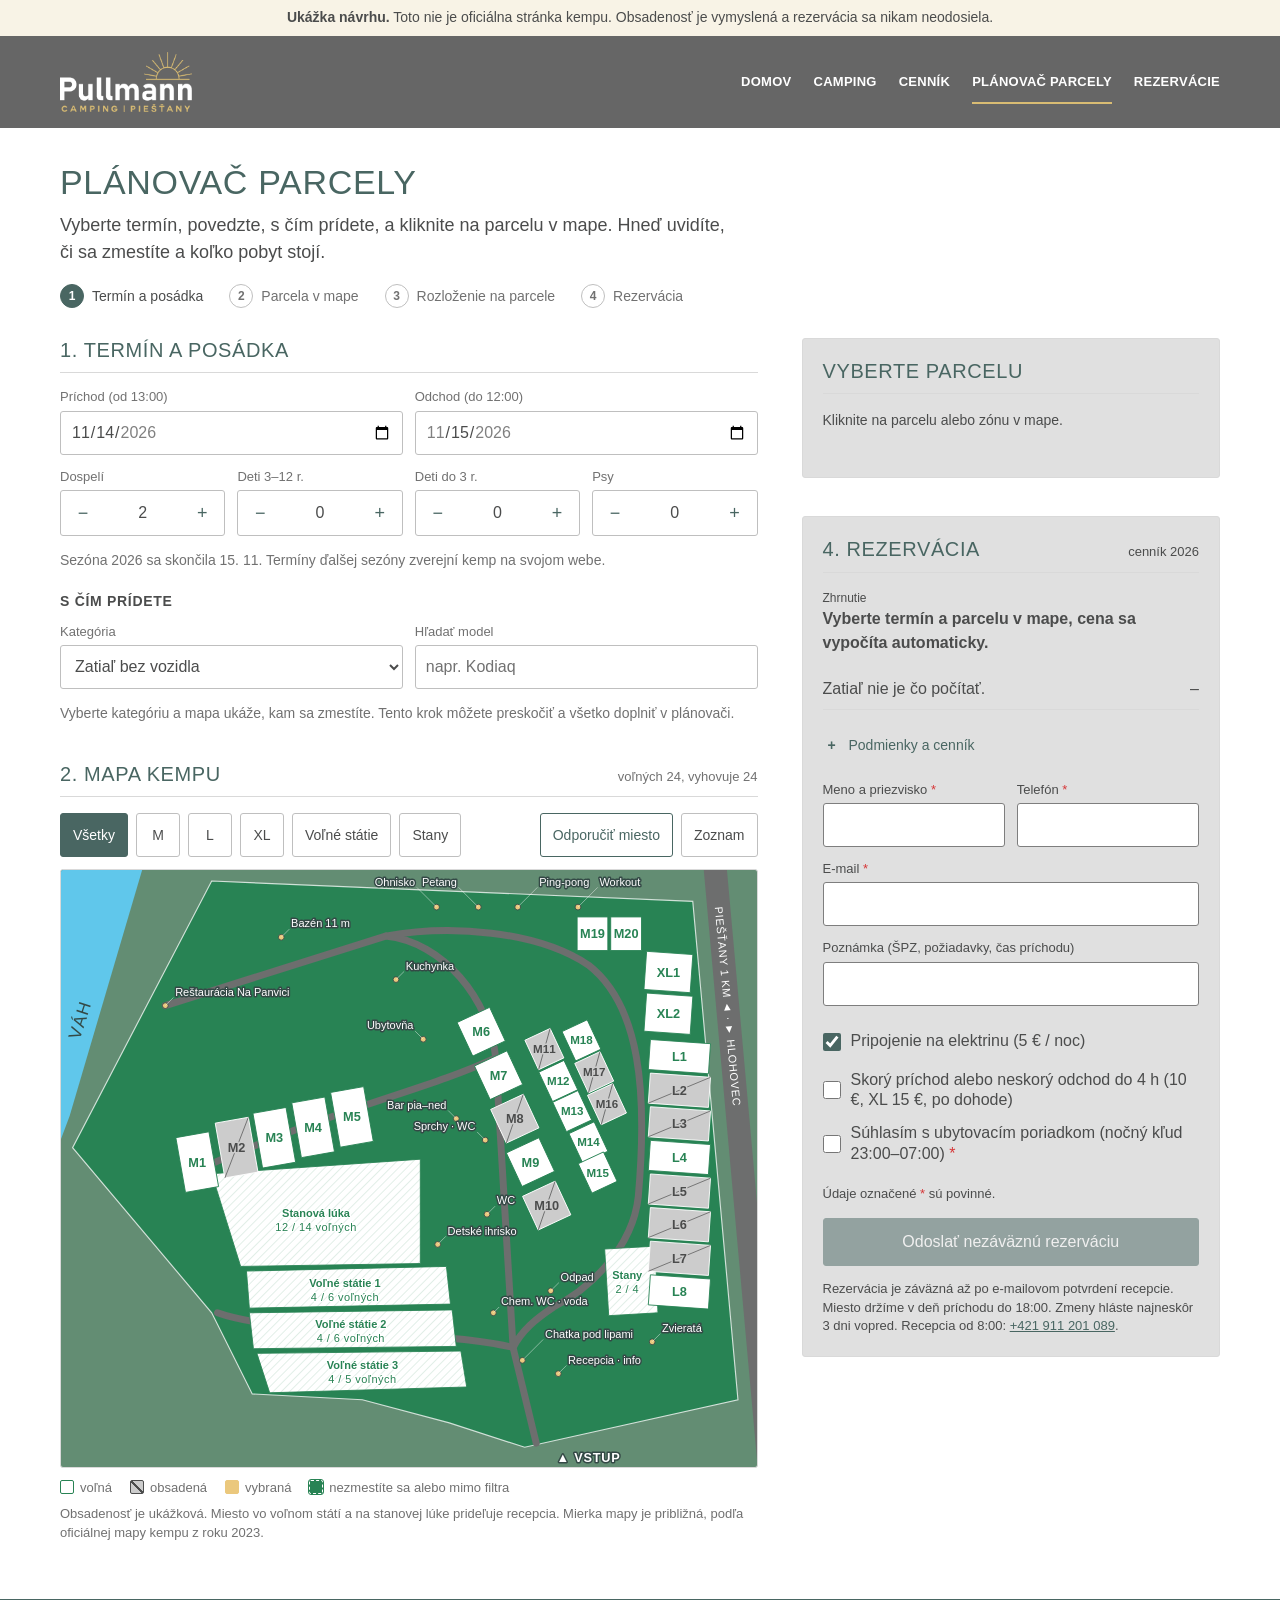
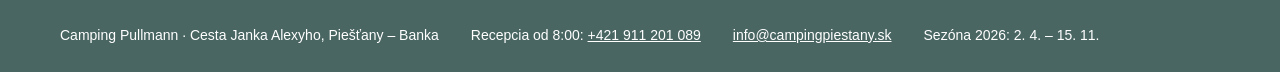
<file: index.html>
<!doctype html>
<html lang="sk">
<head>
<meta charset="utf-8">
<meta name="viewport" content="width=device-width, initial-scale=1, viewport-fit=cover">
<meta name="robots" content="noindex">
<meta name="description" content="Ukážka návrhu: plánovač parcely pre kemp, nie oficiálna stránka.">
<link rel="icon" href="data:image/svg+xml,%3Csvg xmlns=%27http://www.w3.org/2000/svg%27 viewBox=%270 0 64 64%27%3E%3Crect width=%2764%27 height=%2764%27 rx=%2712%27 fill=%27%23344946%27/%3E%3Cpath d=%27M11 47 32 15l21 32z%27 fill=%27none%27 stroke=%27%23d9bc73%27 stroke-width=%275%27 stroke-linejoin=%27round%27/%3E%3Cpath d=%27M32 47V31%27 stroke=%27%23d9bc73%27 stroke-width=%275%27 stroke-linecap=%27round%27/%3E%3C/svg%3E">
<title>Pullmann Plánovač parcely</title>
<style>
/* Layout: the camp's own website, kept quiet. Grey header bar with the logo, white page, green uppercase headings,
   flat green buttons, green footer, system sans like the original. Only the parcel plan is a (softened) blueprint. */
:root{
  /* page: the values the camp's own site computes to (text, greys, green, red) and the gold of its logo */
  --bg:#ffffff; --paper:#ffffff; --paper-2:#e0e0e0; --ink:#363636; --fg:#4b4c4c; --muted:#717171; --faint:#717171;
  --green:#496662; --green-deep:#344946; --green-soft:#e9edec; --green-text:#496662;
  --head:#666666; --head-2:#424242;
  --gold:#d9bc73; --gold-soft:#f8f3e6;
  --line:#d9d9d9; --line-strong:#bfbfbf; --field-line:#bfbfbf;
  --ok:#496662; --ok-soft:#e9edec; --warn:#4b4c4c; --warn-soft:#f8f3e6; --bad:#d63637; --bad-soft:#ffffff;
  --field:#ffffff; --shadow:0 6px 22px rgba(0,0,0,.10);
  /* map: the colours of the camp's official map (pullmann_mapa_web_2023.png) */
  --m-ground:#638d73; --m-camp:#288354; --m-camp-line:rgba(255,255,255,.75); --m-road:#6d6e6e; --m-water:#60c7eb; --m-water-ink:#344946; --m-ink:#ffffff; --m-halo:#344946; --m-pin:#ebc87d;
  --m-free:#ffffff; --m-free-line:#288354; --m-free-ink:#288354; --m-busy:#cccccc; --m-busy-line:#ffffff; --m-busy-ink:#4b4c4c;
  --m-dim:rgba(255,255,255,.14); --m-dim-line:rgba(255,255,255,.6); --m-dim-ink:rgba(255,255,255,.85); --m-sel:#ebc87d; --m-sel-ink:#344946; --m-zone:#ffffff; --m-zone-hatch:#bfdacc;
  /* blueprint, used only inside the parcel plan */
  --bp:#44698f; --bp-deep:#365577; --bp-grid:rgba(255,255,255,.14); --bp-grid-strong:rgba(255,255,255,.28);
  --bp-accent:#f0d591; --bp-accent-ink:#2a3d55; --bp-bad:#ffb9b6; --bp-bad-fill:rgba(255,140,135,.22); --bp-body:#5f84ab; --bp-bad-body:#8a7396;
  --sans:"Helvetica Neue",Helvetica,Arial,"Segoe UI",sans-serif;
  --radius:3px; --gutter:clamp(16px,4vw,40px); --max:1160px;
}
/* the camp's site has no dark theme: this one keeps its hues and only turns the lights down */
@media (prefers-color-scheme: dark){ :root:not([data-theme="light"]){
  --bg:#1d1f1f; --paper:#242727; --paper-2:#2d3030; --ink:#e9eae8; --fg:#dfe1df; --muted:#b3b6b4; --faint:#b3b6b4;
  --green:#4f706b; --green-deep:#3d5955; --green-soft:#2c3836; --green-text:#a3c2bc;
  --head:#3a3c3c; --head-2:#2b2d2d;
  --gold:#d9bc73; --gold-soft:#39342a;
  --line:#3a3e3d; --line-strong:#5a5f5e; --field-line:#5a5f5e;
  --ok:#a3c2bc; --ok-soft:#2c3836; --warn:#dfe1df; --warn-soft:#39342a; --bad:#f0a3a0; --bad-soft:#402827;
  --field:#1f2222; --shadow:0 6px 22px rgba(0,0,0,.45);
  --m-ground:#2a3b31; --m-camp:#1a4a33; --m-camp-line:rgba(255,255,255,.45); --m-road:#4b4c4c; --m-water:#2b6c85; --m-water-ink:#d7eef7; --m-ink:#ffffff; --m-halo:#12241b; --m-pin:#d9bc73;
  --m-free:#e3ece6; --m-free-line:#1a4a33; --m-free-ink:#1a4a33; --m-busy:#6d6e6e; --m-busy-line:#e3ece6; --m-busy-ink:#ffffff;
  --m-dim:rgba(255,255,255,.08); --m-dim-line:rgba(255,255,255,.5); --m-dim-ink:rgba(255,255,255,.8); --m-sel:#d9bc73; --m-sel-ink:#2b2d2d; --m-zone:#e3ece6; --m-zone-hatch:#b5cfc0;
  --bp:#2f4d6e; --bp-deep:#243c57; --bp-body:#476a90; --bp-bad-body:#6d5a7c; color-scheme:dark;
}}
:root[data-theme="dark"]{
  --bg:#1d1f1f; --paper:#242727; --paper-2:#2d3030; --ink:#e9eae8; --fg:#dfe1df; --muted:#b3b6b4; --faint:#b3b6b4;
  --green:#4f706b; --green-deep:#3d5955; --green-soft:#2c3836; --green-text:#a3c2bc;
  --head:#3a3c3c; --head-2:#2b2d2d;
  --gold:#d9bc73; --gold-soft:#39342a;
  --line:#3a3e3d; --line-strong:#5a5f5e; --field-line:#5a5f5e;
  --ok:#a3c2bc; --ok-soft:#2c3836; --warn:#dfe1df; --warn-soft:#39342a; --bad:#f0a3a0; --bad-soft:#402827;
  --field:#1f2222; --shadow:0 6px 22px rgba(0,0,0,.45);
  --m-ground:#2a3b31; --m-camp:#1a4a33; --m-camp-line:rgba(255,255,255,.45); --m-road:#4b4c4c; --m-water:#2b6c85; --m-water-ink:#d7eef7; --m-ink:#ffffff; --m-halo:#12241b; --m-pin:#d9bc73;
  --m-free:#e3ece6; --m-free-line:#1a4a33; --m-free-ink:#1a4a33; --m-busy:#6d6e6e; --m-busy-line:#e3ece6; --m-busy-ink:#ffffff;
  --m-dim:rgba(255,255,255,.08); --m-dim-line:rgba(255,255,255,.5); --m-dim-ink:rgba(255,255,255,.8); --m-sel:#d9bc73; --m-sel-ink:#2b2d2d; --m-zone:#e3ece6; --m-zone-hatch:#b5cfc0;
  --bp:#2f4d6e; --bp-deep:#243c57; --bp-body:#476a90; --bp-bad-body:#6d5a7c; color-scheme:dark;
}

/* ---------- Base ---------- */
*{box-sizing:border-box}
[hidden]{display:none!important}
html,body{height:100%}
body{margin:0; color:var(--fg); font-family:var(--sans); font-size:16px; line-height:1.5; background:var(--bg)}
.wrap{padding-inline:var(--gutter)}
.in{max-width:var(--max); margin-inline:auto}
h1,h2,h3{margin:0; font-weight:500; text-transform:uppercase; text-wrap:balance; line-height:1.2}
h1{font-size:clamp(26px,3.4vw,34px); letter-spacing:.02em; color:var(--green-text)}
h2{font-size:20px; letter-spacing:.03em; color:var(--green-text)}
h3{font-size:14px; font-weight:700; letter-spacing:.05em; color:var(--fg)}
p{margin:0}
a{color:var(--green-text)}
.mono{font-variant-numeric:tabular-nums}
.muted{color:var(--muted)}
.small{font-size:14px}
.note{font-size:13px; color:var(--faint); line-height:1.45}
button{font:inherit; color:inherit; cursor:pointer}
button,a,input,select,summary,label{touch-action:manipulation}
input,select{font:inherit; font-size:16px; color:var(--fg); background:var(--field); border:1px solid var(--field-line); border-radius:var(--radius); padding:8px 10px; min-height:44px; width:100%}
select{appearance:auto; cursor:pointer}
input[type=date],input[type=number]{font-variant-numeric:tabular-nums}
input::placeholder{color:var(--faint); opacity:1}
input:focus-visible,select:focus-visible,button:focus-visible,a:focus-visible,summary:focus-visible,[tabindex]:focus-visible{outline:2px solid var(--green-text); outline-offset:2px}
.site a:focus-visible,.site-foot a:focus-visible,.toast button:focus-visible{outline-color:#fff}
input[aria-invalid="true"]{border-color:var(--bad); box-shadow:inset 0 0 0 1px var(--bad)}
.req{color:var(--bad)}
.skip{position:absolute; left:-9999px; top:8px; z-index:100; min-height:44px; display:inline-flex; align-items:center; padding:8px 14px; background:var(--paper); color:var(--green-text); border:2px solid var(--green-text); border-radius:var(--radius)}
.skip:focus{left:var(--gutter)}
.embed .skip{display:none}
.intro:focus{outline:none}
label{display:grid; gap:5px; align-content:end; font-size:13px; line-height:1.25; color:var(--muted)}

/* ---------- Notice, header and footer (as on the camp's site) ---------- */
.demo{margin-inline:calc(-1 * var(--gutter)); padding:8px var(--gutter); background:var(--gold-soft); color:var(--fg); font-size:14px; line-height:1.4; text-align:center}
.site{background:var(--head); color:#fff; margin-inline:calc(-1 * var(--gutter)); padding-inline:var(--gutter)}
.site .in{display:flex; justify-content:space-between; align-items:center; gap:16px; padding-block:16px}
.brand{display:flex; align-items:center; min-height:40px}
.brand img{height:60px; width:auto; display:block}
.site nav{display:flex; gap:2px 22px; flex-wrap:wrap}
.site nav a{color:#fff; font-size:13px; font-weight:700; letter-spacing:.02em; text-transform:uppercase; text-decoration:none; padding-block:13px 11px; border-bottom:2px solid transparent}
.site nav a.cur{border-bottom-color:var(--gold)}
@media (hover:hover){ .site nav a:hover{border-bottom-color:rgba(255,255,255,.7)} }
@media (max-width:700px){
  .site .in{padding-block:10px}
  .brand img{height:44px}
  .site nav a:not(.cur){display:none}
  .site nav a{white-space:nowrap}
}
.site-foot{background:var(--green); color:#fff; margin-inline:calc(-1 * var(--gutter)); padding-inline:var(--gutter); font-size:14px}
.site-foot .in{display:flex; gap:8px 32px; flex-wrap:wrap; padding-block:26px}
.site-foot a{color:#fff}
@media (max-width:1000px){ .site-foot .in{row-gap:0; padding-bottom:calc(96px + env(safe-area-inset-bottom,0px))} .site-foot a{display:inline-block; padding-block:12px} }

/* inside the camp's own site (?embed=1) the host page brings the header and the footer */
.embed .site,.embed .site-foot{display:none}
.embed .intro{padding-top:22px}
@media (max-width:1000px){ .embed .grid{padding-bottom:calc(110px + env(safe-area-inset-bottom,0px))} }   /* room for the bar with the price */

/* ---------- Intro and steps ---------- */
.intro{padding-block:34px 0}
.lead{margin-top:10px; max-width:68ch; font-size:18px}
.steps{list-style:none; margin:18px 0 0; padding:0; display:flex; flex-wrap:wrap; gap:8px 26px; font-size:14px; color:var(--muted)}
.step{display:flex; align-items:center; gap:8px}
.step .n{width:24px; height:24px; flex:none; border-radius:50%; border:1px solid var(--line-strong); display:grid; place-items:center; font-size:12px; font-weight:700; font-variant-numeric:tabular-nums}
.step.done{color:var(--fg)}
.step.done .n{background:var(--green); border-color:var(--green); color:#fff}

/* ---------- Page grid and sections ---------- */
.grid{display:grid; grid-template-columns:minmax(0,1.25fr) minmax(0,.75fr); gap:44px; align-items:start; padding-block:30px 56px}
.col{display:grid; gap:38px; min-width:0}
@media (max-width:1000px){ .grid{grid-template-columns:1fr; gap:34px; padding-block:26px 40px} .col{gap:34px} }
.panel{min-width:0}
.panel.box{background:var(--paper-2); border:1px solid var(--line); border-radius:var(--radius); padding:20px; --muted:var(--fg); --faint:var(--fg); --field-line:#7e7e7e}   /* #7e7e7e is the camp site's grey button: a field edge that still shows on the grey box */
.panel.box .err{background:var(--paper); padding:6px 10px; border-radius:var(--radius)}
.panel.box .verdict,.panel.box .chip.on,.panel.box .confirm{background:var(--paper)}   /* the red needs a white ground to stay readable */
@media (max-width:600px){ .panel.box{padding:16px} }
.ph{display:flex; justify-content:space-between; align-items:baseline; gap:6px 12px; flex-wrap:wrap; padding-bottom:10px; margin-bottom:16px; border-bottom:1px solid var(--line)}
.ph .tag{font-size:13px; color:var(--muted); font-variant-numeric:tabular-nums}
.pb{display:grid; gap:14px; min-width:0}
.sub{margin-top:8px}

/* ---------- Forms ---------- */
.row{display:grid; gap:12px}
.row.c2{grid-template-columns:1fr 1fr}
.row.c4{grid-template-columns:repeat(4,1fr)}
@media (max-width:600px){ .row.c4{grid-template-columns:1fr 1fr} }
@media (max-width:369px){ .row.dates{grid-template-columns:1fr} }   /* a date field cannot shrink below about 148 px */
.num{display:grid; grid-template-columns:44px 1fr 44px; border:1px solid var(--line-strong); border-radius:var(--radius); background:var(--field); overflow:hidden}
.num button{background:transparent; border:0; min-height:44px; font-size:18px; color:var(--green-text)}
@media (hover:hover){ .num button:hover{background:var(--green-soft)} }
.num output{display:grid; place-items:center; font-size:16px; color:var(--fg); font-variant-numeric:tabular-nums}
.toggle{display:flex; align-items:center; gap:10px; min-height:44px; padding-block:6px; cursor:pointer; color:var(--fg); font-size:16px; line-height:1.3}
.toggle input{width:18px; height:18px; min-height:0; margin:0; flex:none; accent-color:var(--green)}
.btn{border:1px solid var(--line-strong); background:var(--paper); color:var(--fg); padding:9px 16px; border-radius:var(--radius); min-height:44px; font-size:16px; display:inline-flex; align-items:center; justify-content:center; gap:8px; text-decoration:none}
@media (hover:hover){ .btn:hover{background:var(--green-soft)} }
.btn.primary{background:var(--green); color:#fff; border-color:var(--green)}
@media (hover:hover){ .btn.primary:hover{background:var(--green-deep); border-color:var(--green-deep)} }
.btn.accent{border-color:var(--green); color:var(--green-text)}
.btn.light{background:#fff; color:#344946; border-color:#fff}
@media (hover:hover){ .btn.light:hover{background:#e9edec} }
.btn.icon{min-width:44px; padding:0; display:inline-grid; place-items:center; background:transparent; color:#fff; border-color:rgba(255,255,255,.45)}
@media (hover:hover){ .btn.icon:hover{background:rgba(255,255,255,.14)} }
.btn[disabled]{opacity:.5; cursor:not-allowed}
.btn.sm{min-height:44px; padding:6px 12px; font-size:14px}
.btn.wide{width:100%; min-height:48px; font-size:16px}
.btnrow{display:flex; gap:8px; flex-wrap:wrap}
.err{color:var(--bad); font-size:14px} .err.end{text-align:right}
.pb > .err{margin-top:-8px}
.ico{width:20px; height:20px; display:block; fill:none; stroke:currentColor; stroke-width:2; stroke-linecap:round; stroke-linejoin:round; pointer-events:none}
/* every control answers a press, and changes of state are eased, not snapped */
.btn,.fchips button,.card,.tab,.num button,.placed .pr,.placed .pr button,.zoom button,.obtools button,input,select{transition:background-color .15s ease-out,border-color .15s ease-out,color .15s ease-out,box-shadow .15s ease-out}
.btn:active,.fchips button:active,.tab:active,.num button:active,.card:active,.placed .pr button:active,.zoom button:active,.obtools button:active,.toast button:active{filter:brightness(.93)}
.btn[disabled]:active{filter:none}

/* ---------- Three models of a category, drawn nose-up at one common scale ---------- */
.cards{display:grid; grid-template-columns:repeat(3,minmax(0,1fr)); gap:8px}
.card{border:1px solid var(--line); background:var(--paper); border-radius:var(--radius); padding:8px 6px; display:grid; gap:2px; justify-items:center; align-content:start; text-align:center; min-width:0; color:var(--fg)}
@media (hover:hover){ .card:hover{border-color:var(--green)} }
.card.on{border-color:var(--green); background:var(--green-soft); box-shadow:inset 0 0 0 1px var(--green)}
.card.hit{border-color:var(--gold); box-shadow:inset 0 0 0 2px var(--gold); background:var(--gold-soft)}
.card svg{width:100%; height:132px; display:block; margin-bottom:4px; pointer-events:none}
.card .nm{font-size:14px; font-weight:700; line-height:1.2; overflow-wrap:anywhere}
.card .dm{font-size:12px; color:var(--muted); font-variant-numeric:tabular-nums; white-space:nowrap}
.card .tg{font-size:12px; color:var(--muted); line-height:1.25}
.card .tg.ok{color:var(--ok)} .card .tg.no{color:var(--bad)}
.card.on .dm,.card.on .tg,.card.hit .dm,.card.hit .tg{color:var(--fg)}
.card.on .tg.ok,.card.hit .tg.ok{color:var(--ok)} .card.on .tg.no,.card.hit .tg.no{color:var(--bad); background:var(--paper); padding:1px 5px; border-radius:2px}
.card .cg{fill:none; stroke:var(--line); stroke-width:1px; vector-effect:non-scaling-stroke}
#sec-date .card svg{height:150px}
.pl-dims{display:grid; grid-template-columns:1fr 1fr auto; gap:8px; align-items:end}
@media (max-width:600px){ .card{padding-inline:4px} .card .dm{letter-spacing:-.01em} }

/* ---------- Map of the camp ---------- */
#sec-map{position:relative}
.mapbar{display:flex; gap:10px 12px; flex-wrap:wrap; align-items:center; justify-content:space-between; margin-bottom:12px}
.fchips{display:flex; gap:8px; flex-wrap:wrap}
.fchips button{border:1px solid var(--line-strong); background:var(--paper); min-height:44px; min-width:44px; padding:6px 12px; border-radius:var(--radius); font-size:14px; color:var(--fg)}
@media (hover:hover){ .fchips button:hover{background:var(--green-soft)} }
.fchips button.on{background:var(--green); color:#fff; border-color:var(--green)}
.mapbtns{display:flex; gap:8px; flex-wrap:wrap}
@media (max-width:430px){   /* a phone: six types as a tidy 3 × 2 grid, the two buttons share a row */
  .fchips{display:grid; grid-template-columns:repeat(3,minmax(0,1fr)); width:100%}
  .mapbtns{width:100%} .mapbtns .btn{flex:1}
}
.mapbox{position:relative; overflow-x:auto; background:var(--m-ground); border:1px solid var(--line); border-radius:var(--radius)}
.mapbox svg{display:block; width:100%; height:auto; max-width:100%; touch-action:manipulation}
@media (max-width:700px){ .mapbox svg{min-width:910px; max-width:none} }   /* wide enough for every pitch to be a 44 px touch target */
.outline{fill:var(--m-camp); stroke:var(--m-camp-line); stroke-width:2}
.water{fill:var(--m-water); stroke:none}
.road{fill:none; stroke:var(--m-road); stroke-width:12; stroke-linecap:round; stroke-linejoin:round}
.maplabel{fill:var(--m-ink); font-weight:500; text-transform:uppercase; letter-spacing:.06em}
.maplabel.onwater{fill:var(--m-water-ink)}
.roadside{fill:var(--m-road)}
.mapsub{fill:var(--m-ink); letter-spacing:.04em}
.mapgold{font-weight:700; paint-order:stroke; stroke:var(--m-halo); stroke-width:5px; stroke-linejoin:round}
.fac text{fill:var(--m-ink); font-size:19px; pointer-events:none; paint-order:stroke; stroke:var(--m-halo); stroke-width:5px; stroke-linejoin:round}
.fac circle{fill:var(--m-pin); stroke:var(--m-halo); stroke-width:1.5}
.fac line{stroke:var(--m-ink); stroke-width:1; opacity:.75}
.hz{fill:var(--m-zone)} .hl{stroke:var(--m-zone-hatch); stroke-width:1.6}
.plot{cursor:pointer}
.plot rect,.plot path{fill:var(--m-free); stroke:var(--m-free-line); stroke-width:1.5; transition:fill .15s}
.plot text{fill:var(--m-free-ink); font-weight:700; font-size:22px; pointer-events:none; text-anchor:middle; dominant-baseline:central}
.plot.zone path,.plot.zone rect{fill:url(#hatch)}
.plot.zone text{font-size:19px; paint-order:stroke; stroke:var(--m-zone); stroke-width:4px; stroke-linejoin:round}
.plot.zone .zcount{font-weight:400; font-size:19px}
.plot .bx{display:none; pointer-events:none}
@media (hover:hover){ .plot:hover rect,.plot:hover path{stroke:var(--m-sel); stroke-width:2.6} }
.plot.busy{cursor:not-allowed}
.plot.busy rect,.plot.busy path{fill:var(--m-busy); stroke:var(--m-busy-line)}
.plot.busy text{fill:var(--m-busy-ink); paint-order:stroke; stroke:var(--m-busy); stroke-width:5px; stroke-linejoin:round}
.plot.busy .bx{display:block; stroke:var(--m-busy-ink); stroke-opacity:.75; stroke-width:1.5}   /* taken: crossed out, not only tinted */
.plot.dim rect,.plot.dim path{fill:var(--m-dim); stroke:var(--m-dim-line); stroke-dasharray:6 5}
.plot.dim text{fill:var(--m-dim-ink); stroke:none}
.plot.sel rect,.plot.sel path{fill:var(--m-sel); stroke:var(--m-ink); stroke-width:3}
.plot.sel text{fill:var(--m-sel-ink); stroke:none}
.legend{display:flex; gap:6px 18px; flex-wrap:wrap; margin-top:10px; font-size:13px; color:var(--muted)}
.legend i{display:inline-block; width:14px; height:14px; border:1px solid var(--m-free-line); vertical-align:-2px; margin-right:6px; border-radius:2px; background:var(--m-free)}
.legend i.busy{background:linear-gradient(to top right,transparent calc(50% - .8px),var(--m-busy-ink) calc(50% - .8px),var(--m-busy-ink) calc(50% + .8px),transparent calc(50% + .8px)),var(--m-busy); border-color:var(--m-busy-ink)}
.legend i.sel{background:var(--m-sel); border-color:var(--m-sel)}
.legend i.dim{background:var(--m-camp); border:1px dashed var(--m-ink); outline:1px solid var(--m-camp)}
.mapnote{font-size:13px; color:var(--faint); margin-top:6px}
.mobhint{display:none} @media (max-width:700px){ .mobhint{display:block; margin:0 0 8px} }
.tip{position:absolute; z-index:5; background:var(--paper); color:var(--fg); padding:9px 11px; border-radius:var(--radius); font-size:13px; line-height:1.4; box-shadow:var(--shadow); pointer-events:none; max-width:240px; border:1px solid var(--line-strong)}
.tip b{display:block; font-size:14px; color:var(--green-text)}
.tip .ok{color:var(--ok)} .tip .no{color:var(--bad)}
.listview{overflow-x:auto}
.listview table{width:100%; min-width:0}
.listview th,.listview td{padding:9px 8px; text-align:left; font-size:14px; vertical-align:middle; border-bottom:1px solid var(--line)}
.listview th.n{text-align:right; white-space:nowrap}
.listview th{font-size:12px; font-weight:700; letter-spacing:.04em; text-transform:uppercase; color:var(--muted)}
.listview td.n{text-align:right; white-space:nowrap; font-variant-numeric:tabular-nums}
.listview td:last-child{text-align:right; white-space:nowrap; padding-left:8px}
.listview tr.nofit td{color:var(--faint)}
.listview .fitok{color:var(--ok)} .listview .fitno{color:var(--bad)}
@media (max-width:600px){
  .listview th,.listview td{padding-inline:5px; font-size:13px}
  .listview .stay{display:none}
  .listview td:last-child{white-space:normal; padding-left:5px}
  .listview .fitok,.listview .fitno{display:block; font-size:12px; margin-bottom:4px}
}

/* ---------- Chosen place, summary, price ---------- */
.pdet{display:grid; gap:12px}
.pdet .big{font-size:28px; font-weight:500; line-height:1.1; color:var(--green-text); font-variant-numeric:tabular-nums}
.chips{display:flex; gap:6px; flex-wrap:wrap}
.chip{display:inline-flex; align-items:center; gap:6px; border:1px solid var(--line-strong); background:var(--paper); padding:4px 9px; font-size:13px; border-radius:var(--radius); white-space:nowrap; color:var(--muted)}
.chip.on{border-color:transparent; color:var(--ok); background:var(--ok-soft)}
.chip.off{border-color:transparent; background:none; padding-inline:2px; color:var(--faint)}
.chip svg{width:13px; height:13px}
.summ{display:grid; gap:8px; margin-top:14px}
.summ .list{display:flex; gap:6px; flex-wrap:wrap}
.summ .list span{border:1px solid var(--line-strong); background:var(--paper); border-radius:var(--radius); padding:3px 9px; font-size:13px}
.summ .list span.bad{border-color:var(--bad); color:var(--bad); background:var(--bad-soft)}
#openPlanner{margin-top:14px}
.verdict{display:flex; align-items:center; gap:10px; padding:10px 12px; background:var(--ok-soft); color:var(--ok); font-weight:700; font-size:16px; line-height:1.35; border-radius:var(--radius)}
.verdict{box-shadow:inset 4px 0 0 var(--ok)}
.verdict.bad{background:var(--bad-soft); color:var(--bad); box-shadow:inset 4px 0 0 var(--bad), inset 0 0 0 1px var(--line)}
.verdict.warn{background:var(--warn-soft); color:var(--warn); box-shadow:inset 4px 0 0 var(--gold)}
.verdict svg{width:18px; height:18px; flex:none}
.bsum{display:grid; grid-template-columns:repeat(auto-fit,minmax(130px,1fr)); gap:10px 16px}
.bsum div{min-width:0}
.bsum div:last-child{grid-column:1/-1}
.bsum small{display:block; font-size:12px; color:var(--muted)}
.bsum b{font-weight:700; overflow-wrap:anywhere}
table{width:100%; border-collapse:collapse; font-size:16px}
#price td{padding:8px 0; vertical-align:top; border-bottom:1px solid var(--line)}
#price td:last-child{text-align:right; white-space:nowrap; padding-left:12px; font-variant-numeric:tabular-nums}
#price tr.total td{border-bottom:0; font-size:20px; font-weight:700; padding-top:12px; color:var(--green-text)}
details.more summary{cursor:pointer; font-size:14px; color:var(--green-text); min-height:44px; display:flex; align-items:center; gap:8px; list-style:none}
details.more summary::-webkit-details-marker{display:none}
details.more summary::before{content:"+"; width:18px; text-align:center; font-weight:700}
details.more[open] summary::before{content:"−"}
.confirm{background:var(--ok-soft); padding:16px; display:grid; gap:10px; border-radius:var(--radius)}
.confirm h3{color:var(--ok)}
.confirm .note{color:var(--fg)}
pre.sum{font-family:Consolas,"Courier New",monospace; font-size:12px; white-space:pre-wrap; background:var(--paper); color:var(--fg); padding:12px; border:1px solid var(--line); margin:0; overflow-x:auto; border-radius:var(--radius)}

/* ---------- Price bar on phones, toast ---------- */
.sticky{position:fixed; left:0; right:0; bottom:0; padding:10px var(--gutter) calc(10px + env(safe-area-inset-bottom,0px)); background:var(--paper); border-top:1px solid var(--line-strong); box-shadow:0 -6px 18px rgba(0,0,0,.10); display:none; align-items:center; gap:12px; z-index:20}
.sticky .s1{flex:1; min-width:0}
.sticky b{font-size:20px; color:var(--green-text); font-variant-numeric:tabular-nums}
.sticky .s1 small{display:block; font-size:12px; color:var(--muted); white-space:nowrap; overflow:hidden; text-overflow:ellipsis}
@media (max-width:1000px){ .sticky{display:flex} }
.toast{position:fixed; left:50%; bottom:calc(84px + env(safe-area-inset-bottom,0px)); transform:translateX(-50%); z-index:80; width:max-content; max-width:min(92vw,520px); background:var(--head-2); color:#fff; border:1px solid rgba(255,255,255,.28); border-radius:var(--radius); padding:10px 14px; font-size:16px; line-height:1.35; box-shadow:var(--shadow); text-align:center; text-wrap:balance; display:flex; align-items:center; justify-content:center; gap:12px; animation:toastIn .18s ease-out}
.planner:not([hidden]) ~ .toast{bottom:calc(16px + env(safe-area-inset-bottom,0px))}   /* no price bar inside the planner */
.toast button{flex:none; min-height:44px; padding:6px 12px; background:transparent; color:#fff; border:1px solid rgba(255,255,255,.55); border-radius:var(--radius); font-size:14px; font-weight:700; white-space:nowrap}
@keyframes toastIn{from{opacity:0; transform:translate(-50%,8px)} to{opacity:1; transform:translate(-50%,0)}}
@keyframes plIn{from{opacity:0; transform:translateY(10px)} to{opacity:1; transform:none}}

/* ---------- Full-screen parcel planner ---------- */
.planner{position:fixed; inset:0; z-index:50; background:var(--bg); display:grid; grid-template-rows:auto minmax(0,1fr); padding-top:env(safe-area-inset-top,0px); animation:plIn .2s ease-out}
.pl-head{display:flex; justify-content:space-between; align-items:center; gap:12px; padding:10px var(--gutter); background:var(--head-2); color:#fff}
.pl-head h2{color:#fff; font-size:clamp(17px,2vw,20px)}
.pl-title{min-width:0; display:grid; gap:2px}
.eyebrow{font-size:12px; letter-spacing:.08em; text-transform:uppercase; color:rgba(255,255,255,.78)}
.pl-meta{font-size:13px; color:rgba(255,255,255,.88); white-space:nowrap; overflow:hidden; text-overflow:ellipsis}
.pl-actions{display:flex; gap:8px; flex:none}
.pl-head button:focus-visible,.zoom button:focus-visible,.obtools button:focus-visible{outline-color:#fff}
.pl-body{display:grid; grid-template-columns:minmax(0,1fr) 400px; min-height:0}
.pl-stage{position:relative; min-height:0; min-width:0; overflow:hidden; display:grid}
.pl-side{min-height:0; overflow-y:auto; background:var(--paper); border-left:1px solid var(--line); align-content:start; padding-bottom:env(safe-area-inset-bottom,0px)}
.pl-sec{padding:16px 18px; border-bottom:1px solid var(--line); display:grid; gap:10px}
.pl-sec h3{color:var(--green-text)}
.tabs{display:grid; grid-template-columns:1fr 1fr; border:1px solid var(--line-strong); border-radius:var(--radius); overflow:hidden; background:var(--paper)}
.tab{border:0; background:transparent; min-height:44px; font-size:16px; color:var(--muted)}
.tab.on{background:var(--green); color:#fff}
.sechead{display:flex; justify-content:space-between; align-items:center; gap:8px; flex-wrap:wrap}
.sechead .mini{display:flex; gap:8px}
details.settings summary{list-style:none; cursor:pointer; display:flex; align-items:baseline; align-content:center; gap:10px; flex-wrap:wrap; min-height:44px}
details.settings summary::-webkit-details-marker{display:none}
details.settings summary::before{content:"+"; color:var(--green-text); font-weight:700; width:14px; text-align:center}
details.settings[open] summary::before{content:"−"}
.meter{display:grid; gap:8px}
.meter .lbl{display:flex; justify-content:space-between; gap:12px; font-size:14px; flex-wrap:wrap}
.meter .bar{height:10px; border-radius:5px; background:var(--line); position:relative; overflow:hidden}
.meter .fill{position:absolute; inset:0 auto 0 0; background:var(--ok); transition:width .25s}
.meter .fill.warn{background:var(--gold); box-shadow:inset 0 0 0 1.5px var(--head)}   /* gold alone melts into the grey track */ .meter .fill.bad{background:var(--bad)}
.placed{display:grid; gap:6px}
.placed .pr{display:grid; grid-template-columns:auto 1fr auto auto auto; gap:8px; align-items:center; font-size:14px; border:1px solid var(--line); background:var(--paper); padding:6px 8px 6px 12px; border-radius:var(--radius); min-width:0; cursor:pointer}
.placed .pr.sel{border-color:var(--green); background:var(--green-soft)}
.placed .pr.bad{border-color:var(--bad); background:var(--bad-soft)}
.placed .pr b{font-weight:700; min-width:0; overflow-wrap:anywhere; line-height:1.2}
.placed .pr .no{font-size:12px; color:var(--green-text); min-width:18px; font-variant-numeric:tabular-nums}
.placed .pr .dm{color:var(--muted); font-size:12px; white-space:nowrap; font-variant-numeric:tabular-nums} .placed .pr.sel .dm{color:var(--fg)}
.placed .pr button{border:1px solid var(--line-strong); background:var(--paper); min-width:44px; min-height:44px; border-radius:var(--radius); color:var(--green-text); display:grid; place-items:center; padding:0}
@media (hover:hover){ .placed .pr button:hover{background:var(--green-soft)} }
.empty{color:var(--faint); font-size:14px}
.srclist p{font-size:13px; margin:0 0 8px; color:var(--muted); line-height:1.9}
.srclist b{color:var(--fg)}
.srclist a{padding-block:3px}
.obtools{position:absolute; display:flex; gap:4px; background:var(--head-2); border:1px solid rgba(255,255,255,.28); border-radius:26px; padding:3px; box-shadow:var(--shadow); z-index:3; transform:translate(-50%,-100%)}
.obtools button{border:0; background:transparent; color:#fff; min-width:44px; min-height:44px; border-radius:50%; display:grid; place-items:center; padding:0}
@media (hover:hover){ .obtools button:hover{background:rgba(255,255,255,.16)} }
.obtools button[data-act="del"]{color:#ffb9b6}
.zoom{position:absolute; right:12px; bottom:12px; display:grid; gap:8px; z-index:2}
.zoom button{width:44px; height:44px; border-radius:var(--radius); border:1px solid rgba(255,255,255,.4); background:var(--bp-deep); color:#fff; display:grid; place-items:center; padding:0}
@media (hover:hover){ .zoom button:hover{background:var(--head-2)} }
.pl-hint{position:absolute; left:12px; bottom:12px; font-size:12px; line-height:1.5; color:#fff; background:var(--bp-deep); padding:6px 12px; border-radius:var(--radius); max-width:calc(100% - 88px); pointer-events:none}
@media (max-width:900px){
  .pl-head{display:grid; grid-template-columns:minmax(0,1fr) auto; align-items:center; gap:2px 12px; padding-inline:16px}
  .pl-title{display:contents}
  .pl-title > .eyebrow{grid-column:1; grid-row:1}
  .pl-title > h2{grid-column:1; grid-row:2}
  .pl-actions{grid-column:2; grid-row:1 / span 2}
  .pl-meta{grid-column:1 / -1; grid-row:3; white-space:normal}
  .pl-title .k3{display:none}
  .pl-body{grid-template-columns:1fr; grid-template-rows:minmax(0,44vh) minmax(0,1fr); grid-template-rows:minmax(0,44dvh) minmax(0,1fr)}
  .pl-side{border-left:0; border-top:1px solid var(--line)}
  .pl-dims{grid-template-columns:1fr 1fr} .pl-dims button{grid-column:1/-1}
  .pl-hint{display:none}
  .zoom{right:8px; bottom:8px}
  #plDone{font-size:14px; padding-inline:12px}
}
/* a phone held sideways: plan and panel side by side, like on the desktop */
@media (max-width:900px) and (orientation:landscape) and (max-height:520px){
  .pl-body{grid-template-columns:minmax(0,1fr) min(46vw,360px); grid-template-rows:minmax(0,1fr)}
  .pl-side{border-top:0; border-left:1px solid var(--line)}
}

/* ---------- Parcel plan: the one blueprint on the page ---------- */
.plan{position:relative; color:#fff; background-color:var(--bp);
  background-image:linear-gradient(var(--bp-grid-strong) 1px,transparent 1px),linear-gradient(90deg,var(--bp-grid-strong) 1px,transparent 1px),linear-gradient(var(--bp-grid) 1px,transparent 1px),linear-gradient(90deg,var(--bp-grid) 1px,transparent 1px);
  background-size:100px 100px,100px 100px,20px 20px,20px 20px}
.plan svg{display:block; width:100%; height:auto; max-width:100%; touch-action:none; user-select:none}
.pl-stage .plan{min-height:0; display:grid; place-items:center; padding:8px 8px 44px}
.pl-stage .plan svg{width:100%; height:100%; max-height:100%}
@media (max-width:900px){ .pl-stage .plan{padding:8px} }
.plan .gridline{stroke:var(--bp-grid-strong); stroke-width:.02}
.plan .gridline.minor{stroke:var(--bp-grid); stroke-width:.012}
.plan .bound{fill:rgba(255,255,255,.05); stroke:#fff; stroke-width:.07}
.plan .bound.over{stroke:var(--bp-bad); stroke-dasharray:.3 .15}
.plan .dim{fill:#fff; font-size:.4px; text-anchor:middle; font-variant-numeric:tabular-nums}
.plan .dimline{stroke:#fff; stroke-width:.03}
.plan .hookup{pointer-events:none}
.plan .hookup text{fill:var(--bp-accent); font-size:.34px; text-anchor:middle}
.plan .hookup .pad{fill:var(--bp-accent); stroke:var(--bp-accent-ink); stroke-width:.03}
.plan .road{fill:rgba(255,255,255,.16); stroke:none}
.plan .roadlbl{fill:rgba(255,255,255,.9); font-size:.34px; letter-spacing:.08em; text-anchor:middle; dominant-baseline:central}
.plan .clear{fill:none; stroke:rgba(255,255,255,.6); stroke-width:1px; stroke-dasharray:6 4; vector-effect:non-scaling-stroke}

/* ---------- Top-view drawings: one markup, two skins (blueprint in the plan, ink on paper in the cards) ---------- */
.ob path,.ob rect,.ob circle{vector-effect:non-scaling-stroke}
.ob .b{fill:var(--bp-body); stroke:#fff; stroke-width:1.6px; stroke-linejoin:round}
.ob .d{fill:none; stroke:#fff; stroke-width:1px; stroke-linejoin:round; stroke-linecap:round}
.ob .g{fill:rgba(255,255,255,.3); stroke:#fff; stroke-width:.8px; stroke-linejoin:round}
.ob .k{fill:#fff; stroke:none}
.ob .p{fill:var(--bp-body); stroke:#fff; stroke-width:.8px; stroke-linejoin:round}
.ob .h{fill:none; stroke:#fff; stroke-width:.9px; stroke-dasharray:3 2.2; opacity:.85}
.ob .t{fill:none; stroke:#fff; stroke-width:.6px; opacity:.75}
.ob .s{fill:rgba(240,213,145,.16); stroke:var(--bp-accent); stroke-width:1px; stroke-dasharray:5 3}
/* the traced outline has twice as many lines as the drawn ones: keep them finer so the three cards weigh the same */
.ob .raw .d,.ob .raw .p,.ob .raw .g{stroke-width:.6px}
.plan .ob{cursor:grab}
.plan .ob:active{cursor:grabbing}
.plan .ob .hit{fill:transparent; stroke:none; pointer-events:all}
.plan .ob .selbox{display:none; fill:none; stroke:var(--bp-accent); stroke-width:1.6px; stroke-dasharray:6 4; pointer-events:none}
.plan .ob.sel .selbox{display:block}
.plan .ob.bad .b,.plan .ob.bad .p{fill:var(--bp-bad-body); stroke:var(--bp-bad)}
.plan .ob.bad .d,.plan .ob.bad .h,.plan .ob.bad .t{stroke:var(--bp-bad)}
.plan .ob.bad .s{fill:var(--bp-bad-fill); stroke:var(--bp-bad)}
.plan .lab{pointer-events:none}
.plan .lab text{fill:#fff; text-anchor:middle; dominant-baseline:central; font-weight:700}
.plan .lab text.nm{paint-order:stroke; stroke:var(--bp-deep); stroke-width:.09px; stroke-linejoin:round}
.plan .lab .lb{fill:var(--bp-accent); stroke:var(--bp-accent-ink); stroke-width:1px; vector-effect:non-scaling-stroke}
.plan .lab .lb + text{fill:var(--bp-accent-ink); font-variant-numeric:tabular-nums}
.card .ob .b,.card .ob .p{fill:var(--paper); stroke:var(--ink)}
.card .ob .d,.card .ob .h,.card .ob .t{stroke:var(--ink)}
.card .ob .g{fill:rgba(73,102,98,.26); fill:color-mix(in srgb,var(--green) 30%,transparent); stroke:var(--ink)}
.card .ob .k{fill:var(--ink)}
.card .ob .s{fill:rgba(217,188,115,.28); stroke:var(--gold); stroke-width:1.4px}

@media (prefers-reduced-motion:reduce){ *{transition:none!important; animation:none!important; scroll-behavior:auto!important} }
</style>
</head>
<body>
<div class="wrap">
  <a class="skip" href="#planovac">Preskočiť na obsah</a>
  <p class="demo" role="note"><b>Ukážka návrhu.</b> Toto nie je oficiálna stránka kempu. Obsadenosť je vymyslená a rezervácia sa nikam neodosiela.</p>

  <header class="site">
    <div class="in">
      <a class="brand" href="https://www.campingpiestany.sk/" target="_blank" rel="noopener" aria-label="Camping Pullmann Piešťany">
        <img src="[data-uri]" alt="Pullmann Camping Piešťany" width="400" height="182">
      </a>
      <nav aria-label="Sekcie webu">
        <a href="https://www.campingpiestany.sk/" target="_blank" rel="noopener">Domov</a>
        <a href="https://www.campingpiestany.sk/?page_id=67" target="_blank" rel="noopener">Camping</a>
        <a href="https://www.campingpiestany.sk/?page_id=115" target="_blank" rel="noopener">Cenník</a>
        <a class="cur" href="#planovac" aria-current="page">Plánovač parcely</a>
        <a href="https://www.campingpiestany.sk/?page_id=1710" target="_blank" rel="noopener">Rezervácie</a>
      </nav>
    </div>
  </header>

  <main class="in">
    <section class="intro" id="planovac" tabindex="-1">
      <h1>Plánovač parcely</h1>
      <p class="lead">Vyberte termín, povedzte, s čím prídete, a kliknite na parcelu v mape. Hneď uvidíte, či sa zmestíte a koľko pobyt stojí.</p>
      <ol class="steps" aria-label="Postup">
        <li class="step" id="st1"><span class="n">1</span><span class="t">Termín a posádka</span></li>
        <li class="step" id="st2"><span class="n">2</span><span class="t">Parcela v mape</span></li>
        <li class="step" id="st3"><span class="n">3</span><span class="t">Rozloženie na parcele</span></li>
        <li class="step" id="st4"><span class="n">4</span><span class="t">Rezervácia</span></li>
      </ol>
    </section>

    <div class="grid">
      <!-- LEFT: what the guest fills in -->
      <div class="col">
        <section class="panel" id="sec-date">
          <div class="ph"><h2>1. Termín a posádka</h2></div>
          <div class="pb">
            <div class="row c2 dates">
              <label><span>Príchod (od 13:00)</span><input type="date" id="dIn"></label>
              <label><span>Odchod (do 12:00)</span><input type="date" id="dOut"></label>
            </div>
            <div class="row c4">
              <label><span>Dospelí</span><div class="num"><button type="button" data-dec="adults" aria-label="Menej dospelých">−</button><output id="adults">2</output><button type="button" data-inc="adults" aria-label="Viac dospelých">+</button></div></label>
              <label><span>Deti 3–12 r.</span><div class="num"><button type="button" data-dec="kids" aria-label="Menej detí">−</button><output id="kids">0</output><button type="button" data-inc="kids" aria-label="Viac detí">+</button></div></label>
              <label><span>Deti do 3 r.</span><div class="num"><button type="button" data-dec="babies" aria-label="Menej detí do 3 rokov">−</button><output id="babies">0</output><button type="button" data-inc="babies" aria-label="Viac detí do 3 rokov">+</button></div></label>
              <label><span>Psy</span><div class="num"><button type="button" data-dec="dogs" aria-label="Menej psov">−</button><output id="dogs">0</output><button type="button" data-inc="dogs" aria-label="Viac psov">+</button></div></label>
            </div>
            <p class="small muted" id="dateInfo" aria-live="polite"></p>
            <h3 class="sub">S čím prídete</h3>
            <div class="row c2">
              <label><span>Kategória</span><select id="qCat"></select></label>
              <label><span>Hľadať model</span><input id="qSearch" placeholder="napr. Kodiaq" autocomplete="off" enterkeyhint="search"></label>
            </div>
            <div class="cards" id="qCards" role="group" aria-label="Tri modely na porovnanie" hidden></div>
            <div class="pl-dims" id="qDims" hidden>
              <label><span>Dĺžka (m)</span><input id="qL" type="number" step="0.01" min="0.2" max="20" inputmode="decimal"></label>
              <label><span>Šírka (m)</span><input id="qW" type="number" step="0.01" min="0.2" max="10" inputmode="decimal"></label>
              <button class="btn" id="qClear" type="button">Bez vozidla</button>
            </div>
            <p class="small muted" id="qInfo" aria-live="polite"></p>
          </div>
        </section>

        <section class="panel" id="sec-map">
          <div class="ph"><h2>2. Mapa kempu</h2><span class="tag" id="mapTag">kliknite na parcelu</span></div>
          <div class="mapbar">
            <div class="fchips" id="fType" role="group" aria-label="Typ miesta"><button type="button" data-f="all" class="on">Všetky</button><button type="button" data-f="M">M</button><button type="button" data-f="L">L</button><button type="button" data-f="XL">XL</button><button type="button" data-f="V">Voľné státie</button><button type="button" data-f="S">Stany</button></div>
            <span class="mapbtns"><button class="btn sm accent" id="recBtn" type="button">Odporučiť miesto</button><button class="btn sm" id="viewToggle" type="button" aria-pressed="false">Zoznam</button></span>
          </div>
          <p class="mapnote mobhint" id="mapHint">Mapu posúvajte prstom do strán.</p>
          <div class="mapbox" id="mapbox"></div>
          <div class="listview" id="listview" hidden></div>
          <div class="tip" id="tip" hidden role="tooltip"></div>
          <div class="legend">
            <span><i class="free"></i>voľná</span>
            <span><i class="busy"></i>obsadená</span>
            <span><i class="sel"></i>vybraná</span>
            <span><i class="dim"></i>nezmestíte sa alebo mimo filtra</span>
          </div>
          <p class="mapnote">Obsadenosť je ukážková. Miesto vo voľnom státí a na stanovej lúke prideľuje recepcia. Mierka mapy je približná, podľa oficiálnej mapy kempu z roku 2023.</p>
        </section>
      </div>

      <!-- RIGHT: the chosen place and the booking -->
      <div class="col">
        <section class="panel box" id="sec-parcel">
          <div class="ph"><h2 id="pTitle">Vyberte parcelu</h2><span class="tag" id="pTag"></span></div>
          <div class="pdet">
            <div>
              <div class="big" id="pDims" hidden></div>
              <div class="muted small" id="pDesc">Kliknite na parcelu alebo zónu v mape.</div>
            </div>
            <div class="chips" id="pChips"></div>
          </div>
          <div class="summ" id="summ" aria-live="polite"></div>
          <button class="btn primary wide" id="openPlanner" type="button" hidden>Otvoriť plánovač parcely</button>
        </section>

        <section class="panel box" id="sec-book">
          <div class="ph"><h2>4. Rezervácia</h2><span class="tag">cenník 2026</span></div>
          <div class="pb">
            <div class="bsum" id="bsum"></div>
            <table id="price"></table>
            <details class="more">
              <summary>Podmienky a cenník</summary>
              <p class="note">Ceny za noc vrátane 5 % DPH. Hlavná sezóna pre osoby 19. 6. – 1. 9. Elektrina 5 € / noc do 6 kWh, ďalšia kWh 0,60 €. Pri pobyte nad 7 nocí zľava 10 %. Daň z ubytovania 0,50 € / dospelá osoba / noc. Kempové miesto platí pre 1 posádku: obytné auto, auto a príves alebo stan a auto. Sólo cestovateľ s jedným stanom a bicyklom alebo motorkou má balíček 15 € / 17 € za noc. Cenník platí od 1. 3. 2026. Výpočet je predbežný, konečnú cenu potvrdí recepcia.</p>
            </details>
            <form id="bookForm" novalidate>
              <div class="pb">
                <div class="row c2">
                  <label><span>Meno a priezvisko<span class="req" aria-hidden="true"> *</span></span><input id="fName" autocomplete="name" required></label>
                  <label><span>Telefón<span class="req" aria-hidden="true"> *</span></span><input id="fPhone" type="tel" autocomplete="tel" required></label>
                </div>
                <label><span>E-mail<span class="req" aria-hidden="true"> *</span></span><input id="fMail" type="email" autocomplete="email" required></label>
                <label><span>Poznámka (ŠPZ, požiadavky, čas príchodu)</span><input id="fNote"></label>
                <div>
                  <label class="toggle"><input type="checkbox" id="fElec" checked> Pripojenie na elektrinu (5 € / noc)</label>
                  <label class="toggle"><input type="checkbox" id="fEarly"> Skorý príchod alebo neskorý odchod do 4 h (10 €, XL 15 €, po dohode)</label>
                  <label class="toggle"><input type="checkbox" id="fRules" required> <span>Súhlasím s ubytovacím poriadkom (nočný kľud 23:00–07:00)<span class="req" aria-hidden="true"> *</span></span></label>
                </div>
                <p class="note">Údaje označené <span class="req" aria-hidden="true">*</span> sú povinné.</p>
                <p class="err" id="fErr" role="alert" hidden></p>
                <button class="btn primary wide" type="submit" id="sendBtn">Odoslať nezáväznú rezerváciu</button>
                <p class="note">Rezervácia je záväzná až po e-mailovom potvrdení recepcie. Miesto držíme v deň príchodu do 18:00. Zmeny hláste najneskôr 3 dni vopred. Recepcia od 8:00: <a class="mono" href="tel:+421911201089">+421 911 201 089</a>.</p>
              </div>
            </form>
            <div id="confirm" hidden></div>
          </div>
        </section>
      </div>
    </div>
  </main>

  <footer class="site-foot">
    <div class="in">
      <span>Camping Pullmann · Cesta Janka Alexyho, Piešťany – Banka</span>
      <span>Recepcia od 8:00: <a class="mono" href="tel:+421911201089">+421 911 201 089</a></span>
      <span><a href="mailto:info@campingpiestany.sk">info@campingpiestany.sk</a></span>
      <span>Sezóna 2026: 2. 4. – 15. 11.</span>
    </div>
  </footer>
</div>

<div class="planner" id="planner" hidden role="dialog" aria-modal="true" aria-labelledby="plTitle">
  <div class="pl-head">
    <div class="pl-title"><div class="eyebrow">3. Rozloženie<span class="k3"> na parcele</span></div><h2 id="plTitle">Parcela</h2><div class="pl-meta" id="plMeta"></div></div>
    <div class="pl-actions"><button class="btn light" id="plDone" type="button">Hotovo, pokračovať</button><button class="btn icon" id="plClose" type="button" aria-label="Zavrieť plánovač" data-ico="x"></button></div>
  </div>
  <div class="pl-body">
    <div class="pl-stage">
      <div class="plan" id="plan"></div>
      <div class="obtools" id="obtools" hidden><button type="button" data-act="rot" title="Otočiť o 90° (R)" aria-label="Otočiť o 90 stupňov" data-ico="rot"></button><button type="button" data-act="dup" title="Duplikovať" aria-label="Duplikovať" data-ico="dup"></button><button type="button" data-act="del" title="Zmazať (Delete)" aria-label="Zmazať" data-ico="x"></button></div>
      <div class="zoom"><button type="button" id="zIn" aria-label="Priblížiť" data-ico="plus"></button><button type="button" id="zOut" aria-label="Oddialiť" data-ico="minus"></button><button type="button" id="zReset" aria-label="Zobraziť celú parcelu" data-ico="fit"></button></div>
      <div class="pl-hint" id="plHint">Objekt ťahajte myšou alebo prstom. Klik naň zobrazí otočenie, kópiu a zmazanie.</div>
    </div>
    <aside class="pl-side">
      <div class="pl-sec">
        <div class="tabs" role="group" aria-label="Čo pridať"><button type="button" class="tab on" data-tab="veh" aria-pressed="true">Vozidlo</button><button type="button" class="tab" data-tab="gear" aria-pressed="false">Stan a výbava</button></div>
        <div class="row c2">
          <label><span>Kategória</span><select id="vCat"></select></label>
          <label><span>Hľadať</span><input id="vSearch" placeholder="napr. Kodiaq" autocomplete="off" enterkeyhint="search"></label>
        </div>
        <div class="cards" id="vCards" role="group" aria-label="Tri modely na porovnanie"></div>
        <div class="pl-dims">
          <label><span>Dĺžka (m)</span><input id="vL" type="number" step="0.01" min="0.2" max="20" inputmode="decimal"></label>
          <label><span>Šírka (m)</span><input id="vW" type="number" step="0.01" min="0.2" max="10" inputmode="decimal"></label>
          <button class="btn primary" id="vAdd" type="button">+ Pridať</button>
        </div>
        <p class="note" id="pickNote"></p>
      </div>
      <div class="pl-sec">
        <div class="sechead"><h3>Na parcele</h3><div class="mini"><button class="btn sm" id="autoBtn" type="button" title="Rozložiť automaticky">Rozložiť</button><button class="btn sm" id="clearBtn" type="button">Vyprázdniť</button></div></div>
        <div class="meter" id="meter" aria-live="polite"></div>
        <div id="placedWrap"></div>
      </div>
      <details class="pl-sec settings" id="settings">
        <summary><h3>Nastavenia</h3><span class="note">mriežka, odstupy, vjazd, popisky</span></summary>
        <div class="row c2">
          <label><span>Prichytávanie k mriežke</span><select id="sSnap"><option value="0.25">25 cm</option><option value="0.5">50 cm</option><option value="1">1 m</option><option value="0">voľne</option></select></label>
          <label><span>Odstup od hranice</span><select id="sClear"><option value="0">žiadny</option><option value="0.5">0,5 m</option><option value="1">1 m</option></select></label>
          <label><span>Strana vjazdu</span><select id="sRoad"><option value="bottom">dole</option><option value="top">hore</option><option value="left">vľavo</option><option value="right">vpravo</option></select></label>
          <label><span>Popisky objektov</span><select id="sLabels"><option value="auto">automaticky</option><option value="names">názvy</option><option value="numbers">čísla</option><option value="none">žiadne</option></select></label>
          <label id="sShapeWrap"><span>Tvar plochy voľného státia</span><select id="sShape"><option value="a">10 × 5 m</option><option value="b">8 × 6,25 m</option><option value="c">7,07 × 7,07 m</option></select></label>
        </div>
        <label class="toggle"><input type="checkbox" id="sHook" checked> Zobraziť prípojky (elektrina, voda, výpust)</label>
        <label class="toggle"><input type="checkbox" id="sBlock"> Prípojky nesmú byť zastavané</label>
        <button class="btn sm" id="sReset" type="button">Obnoviť predvolené</button>
        <p class="note">Poloha prípojok a strana vjazdu sú v pláne ilustračné, na mieste sa môžu líšiť.</p>
      </details>
      <details class="pl-sec settings" id="sources">
        <summary><h3>Zdroje rozmerov</h3><span class="note">odkiaľ sú obrysy a miery</span></summary>
        <p class="note">Obrysy sú nakreslené v mierke podľa rozmerov, ktoré uvádzajú výrobcovia: dĺžka, šírka, rázvor a previsy. Nie sú to výrobné výkresy, tvar karosérie je zjednodušený. Jedinou výnimkou je VW Touran: jeho obrys je prekreslený zo skutočného pôdorysu, ktorý autor uvoľnil ako voľné dielo. Šírka vozidiel je bez spätných zrkadiel.</p>
        <div id="srcList" class="srclist"></div>
      </details>
    </aside>
  </div>
</div>

<div class="sticky" id="sticky">
  <div class="s1"><b id="stPrice">–</b><small id="stInfo">Vyberte termín a parcelu</small></div>
  <a class="btn primary" href="#sec-book">Rezervovať</a>
</div>
<div class="toast" id="toast" role="status" aria-live="polite" hidden></div>

<script>
(function(){
'use strict';
/* Generated by gen-dims.js from src/data/*.json. Researched dimensions in metres; src = source of the figures, est = part of the entry is an estimate. Do not edit by hand. */
const DIMS = {
  fiat500:{"L":3.546,"W":1.627,"wb":2.3,"fo":0.703,"src":"https://www.auto-data.net/en/fiat-500-312-1.2-8v-69hp-16748","conf":"two-sources"},
  yaris:{"L":3.94,"W":1.745,"wb":2.56,"fo":0.79,"src":"https://media.toyota.co.uk/wp-content/uploads/sites/5/pdf/250331-Yaris-Tech-Specs.pdf","conf":"official"},
  fabia:{"L":4.108,"W":1.78,"wb":2.564,"fo":0.809,"src":"https://cdn.skoda-storyboard.com/2021/06/TD-2-FABIA-petrol-en.pdf","conf":"official"},
  golf:{"L":4.284,"W":1.789,"wb":2.636,"fo":0.872,"src":"https://web.archive.org/web/20230511021638/https://www.volkswagen-newsroom.com/en/the-new-golf-international-vehicle-presentation-5609/the-technical-data-of-the-new-golf-5626","conf":"official"},
  ceed:{"L":4.31,"W":1.8,"wb":2.65,"fo":0.88,"src":"https://press.kia.com/content/dam/kiapress/IE/pressreleases/Ceed-Launch-September-2018/Ceed-press-release.pdf","conf":"official"},
  scala:{"L":4.362,"W":1.793,"wb":2.649,"fo":0.843,"src":"https://cdn.skoda-storyboard.com/2024/01/TD-Scala-en_8e7b3fcc.pdf","conf":"official"},
  octavia:{"L":4.698,"W":1.829,"wb":2.686,"fo":0.914,"src":"https://cdn.skoda-storyboard.com/2025/02/Octavia_EN_ed9ab7ae.pdf","conf":"official"},
  model3:{"L":4.72,"W":1.85,"wb":2.875,"fo":0.868,"src":"https://web.archive.org/web/20241114042131/https://www.tesla.com/ownersmanual/model3/en_eu/GUID-56562137-FC31-4110-A13C-9A9FC6657BF0.html","conf":"official"},
  superb:{"L":4.912,"W":1.849,"wb":2.841,"fo":0.95,"src":"https://cdn.skoda-storyboard.com/2024/03/TD-Superb-en_87b42ad4.pdf","conf":"official"},
  ceedsw:{"L":4.6,"W":1.8,"wb":2.65,"fo":0.88,"src":"https://press.kia.com/content/dam/kiapress/IE/pressreleases/Ceed-Launch-September-2018/Ceed-press-release.pdf","conf":"official"},
  octaviacombi:{"L":4.698,"W":1.829,"wb":2.686,"fo":0.914,"src":"https://cdn.skoda-storyboard.com/2025/02/Octavia_EN_ed9ab7ae.pdf","conf":"official"},
  passat:{"L":4.917,"W":1.849,"wb":2.841,"fo":0.957,"src":"https://www.volkswagen-newsroom.com/en/publications/more/the-all-new-passat-2665/download","conf":"official"},
  duster:{"L":4.343,"W":1.813,"wb":2.657,"fo":0.857,"src":"https://cdn.group.renault.com/dac/gb/transversal-assets/brochures/model-brochures/New-Duster-eBrochure.pdf.asset.pdf/030fd1cd27.pdf","conf":"official"},
  kodiaq:{"L":4.758,"W":1.864,"wb":2.791,"fo":0.927,"src":"https://cdn.skoda-storyboard.com/2025/02/Kodiaq_EN_fd56751c.pdf","conf":"official"},
  x5:{"L":4.922,"W":2.004,"wb":2.975,"fo":0.874,"src":"https://www.press.bmwgroup.com/global/article/attachment/T0281455EN/416380","conf":"official"},
  touran:{"L":4.527,"W":1.829,"wb":2.786,"fo":0.9,"est":1,"src":"https://www.volkswagen.co.uk/en/new/touran/touran-dimensions.html","conf":"official"},
  jogger:{"L":4.547,"W":1.784,"wb":2.897,"fo":0.83,"src":"https://media.dacia.com/dacia-jogger-technical-specifications/","conf":"official"},
  sharan:{"L":4.854,"W":1.904,"wb":2.92,"fo":0.97,"est":1,"src":"https://www.volkswagen-newsroom.com/en/press-releases/sharan-launches-with-new-engines-and-extensive-networking-features-1801","conf":"official"},
  hilux:{"L":5.325,"W":1.855,"wb":3.085,"fo":0.985,"bed":1.525,"src":"https://media.toyota.co.uk/wp-content/uploads/sites/5/pdf/240528-Hilux-Tech-Specs.pdf","conf":"official"},
  ranger:{"L":5.37,"W":1.918,"wb":3.27,"fo":0.865,"bed":1.564,"src":"https://www.carsales.com.au/research/ford/ranger/2023/platinum","conf":"two-sources"},
  ram1500:{"L":5.916,"W":2.084,"wb":3.672,"fo":1.02,"est":1,"bed":1.711,"src":"https://media.stellantisnorthamerica.com/view-spec.do?id=21942","conf":"official"},
  caddy:{"L":4.5,"W":1.855,"wb":2.755,"fo":0.89,"src":"https://professional.auto-motor-und-sport.de/static-download/news/8135901/Volkswagen-Nutzfahrzeuge-Der-Caddy-Cargo-Preisliste.pdf","conf":"official"},
  transporter:{"L":4.904,"W":1.904,"wb":3,"fo":0.908,"src":"https://www.borgmann-krefeld.de/fileadmin/volkswagen-nutzfahrzeuge/vw-borgmann-krefeld-katalog-vw-transporter-6.1.pdf","conf":"official"},
  sprinter:{"L":6.967,"W":2.02,"wb":4.325,"fo":1.021,"src":"https://www.schade.de/fileadmin/docs/SCHADE/Neuwagen/Nfz/MB/Sprinter-Preisliste-0320.pdf","conf":"two-sources"},
  transitbus:{"L":6.704,"W":2.126,"wb":3.75,"fo":1.023,"src":"https://www.ford.co.uk/content/dam/guxeu/uk/documents/brochures/cars/BRO-transit_m2_bus_25.5MY.pdf","conf":"official"},
  sprintertransfer:{"L":7.367,"W":2.02,"wb":4.325,"fo":1.021,"src":"https://web.tremonia.com/wp-content/uploads/2026/08/Produktbroschuere_DE.pdf","conf":"official"},
  sprintercity:{"L":8.486,"W":2.08,"wb":5.095,"fo":1.021,"src":"https://web.tremonia.com/wp-content/uploads/2026/08/Produktbroschuere_DE.pdf","conf":"official"},
  california:{"L":4.904,"W":1.904,"wb":3,"fo":0.908,"src":"https://www.adac.de/rund-ums-fahrzeug/autokatalog/marken-modelle/vw-nutzfahrzeuge/transporter/6generation-facelift/303609","conf":"two-sources"},
  summit600:{"L":5.998,"W":2.05,"wb":4.035,"fo":0.948,"src":"https://www.poessl-group.de/de/marken/poessl/summit/summit-600","conf":"official"},
  boxstar630:{"L":6.36,"W":2.05,"wb":4.035,"fo":0.948,"src":"https://www.camping-car.com/fiches-techniques/30679-knaus-boxstar-630-me-freeway-fiat-ducato-22-140-ch-2023/","conf":"two-sources"},
  sunlightt58:{"L":5.96,"W":2.32,"wb":3.45,"fo":0.948,"src":"https://www.sunlight.de/en-int/models/motorhomes/low-profiles-motorhomes/t-58/","conf":"official"},
  caradoa464:{"L":7.26,"W":2.32,"wb":4.035,"fo":0.948,"src":"https://carado.com/de/de/wohnmobile/alkoven/a464-citroen","conf":"official"},
  hymerbml890:{"L":8.99,"W":2.35,"wb":4.8,"fo":1.15,"est":1,"src":"https://www.hymer.com/gb/en/new-layout-b-ml-i-890/p/103701","conf":"two-sources"},
  troll530:{"L":5.99,"W":2.1,"Lbody":4.71,"axles":1,"src":"https://www.eriba.com/de/de/modelle/wohnwagen/eriba-touring","conf":"official"},
  hobby495:{"L":7.117,"W":2.3,"Lbody":5.947,"axles":1,"src":"https://www.hobby-caravan.de/wohnwagen/de-luxe/495-ul/","conf":"official"},
  hobby720:{"L":9.031,"W":2.5,"Lbody":7.868,"axles":2,"src":"https://www.hobby-caravan.de/wohnwagen/prestige/720-kwfu/","conf":"official"},
  handy7:{"L":3.06,"W":1.7,"boxL":2.05,"boxW":1.25,"axles":1,"out":1,"src":"https://agados.cz/en/handy-7","conf":"official"},
  trailermid:{"L":3.798,"W":1.805,"boxL":2.51,"boxW":1.31,"axles":1,"out":1,"src":"https://www.landwirt.com/fr/detail/humbaur-ha-132513-kv-einachsanhaenger-7216537","conf":"two-sources"},
  trailertandem:{"L":4.46,"W":2.004,"boxL":3.03,"boxW":1.5,"axles":2,"out":1,"src":"https://www.humbaur.com/de/anhaenger/pkw-anhaenger/tieflader/tandem-tieflader","conf":"single"},
  vespa:{"L":1.98,"W":0.765,"wb":1.38,"src":"https://bikereview.com.au/video-review-2023-vespa-gts-300-range/","conf":"two-sources"},
  r1250gs:{"L":2.207,"W":0.953,"wb":1.514,"src":"https://www.bmw-motorrad.com.my/en/models/adventure/r1250gs/technicaldata.html","conf":"official"},
  goldwing:{"L":2.615,"W":0.905,"wb":1.695,"src":"https://www.honda.co.uk/motorcycles/range/touring/gl1800-gold-wing-tour/specifications-and-price.html","conf":"official"},
  q2seconds:{"L":2.3,"W":1.4,"src":"https://decathlon.com.gr/en/p/340082-camping-tent-2-seconds-2-person.html","conf":"derived","est":1},
  darwin3:{"L":2.7,"W":1.8,"src":"https://www.colemanuk.co.uk/tents/tents-by-style/adventure-tents/darwin-3-summer-tent/SAP_2227923.html","conf":"official"},
  bizon3:{"L":3.3,"W":2.3,"src":"https://www.huskycz.cz/bizon-3-classic-light-grey","conf":"official"},
  arpenaz41:{"L":4.55,"W":2.6,"src":"https://www.decathlon.com.gr/en/p/4123-171195-camping-tent-with-poles-arpenaz-41-4-person-1-bedroom.html","conf":"official"},
  vail4:{"L":4.7,"W":3,"src":"https://www.colemanuk.co.uk/tents/tents-by-style/family-tents/vail-4-tent/SP_2236085.html","conf":"official"},
  tent6:{"L":4.3,"W":3.8,"src":"https://www.colemanuk.co.uk/tents/tents-by-style/family-tents/vail6-tent/SP_2236086.html","conf":"official"},
  foothill:{"L":2.13,"W":1.19,"src":"https://theoutfitters.nf.ca/products/tepui-foothill-2-person-roof-top-tent-agave-green","conf":"two-sources"},
  kukenam3:{"L":2.44,"W":1.43,"src":"https://www.thule.com/en-gb/rooftop-tents-and-accessories/rooftop-tents/thule-tepui-explorer-kukenam-_-901044","conf":"official"},
  skycamp:{"L":2.172,"W":1.962,"src":"https://ikamper.com/products/skycamp-3-0","conf":"official"},
  f45s260:{"L":2.63,"W":2,"src":"https://www.fiammaexpert.com/image/data/download/catalogues/EN/Product_Catalogue_2026_EN.pdf","conf":"official"},
  f45s350:{"L":3.48,"W":2.5,"src":"https://www.fiammaexpert.com/image/data/download/catalogues/EN/Product_Catalogue_2026_EN.pdf","conf":"official"},
  f45s450:{"L":4.48,"W":2.5,"src":"https://www.fiammaexpert.com/image/data/download/catalogues/EN/Product_Catalogue_2026_EN.pdf","conf":"official"},
  rally260:{"L":2.6,"W":2.5,"src":"https://www.dometic.com/en-gb/product/dometic-rally-air-pro-260-m-9120001128","conf":"official"},
  rally330:{"L":3.3,"W":2.5,"src":"https://www.dometic.com/en-gb/product/dometic-rally-air-pro-330-m-9120001130","conf":"official"},
  rally390:{"L":3.9,"W":2.5,"src":"https://media.dometic.com/externalassets/16-1601-160117-160117004_9120001131_78172.png","conf":"official"},
  eventm:{"L":3,"W":3,"src":"https://www.colemanuk.co.uk/shelters-gazebos/event-shelters/event-shelter-m/SP_1814268.html","conf":"official"},
  eventl:{"L":3.65,"W":3.65,"src":"https://colemanuk.co.uk/tents-shelters/shelters/event-shelters/event-shelter-l/SAP_2000034471.html","conf":"official"},
  eventxl:{"L":4.5,"W":4.5,"src":"https://www.colemanuk.co.uk/shelters-gazebos/event-shelters/event-shelter-xl/SP_2236047.html","conf":"official"},
  set2:{"L":0.8,"W":1.7,"src":"https://www.decathlon.com.gr/en/p/6330-214464-quechua-camping-folding-table.html","conf":"derived","est":1},
  set4:{"L":1.2,"W":1.7,"src":"https://www.decathlon.com.gr/en/p/109685-223183-quechua-camping-folding-table.html","conf":"derived","est":1},
  set6:{"L":1.65,"W":1.9,"src":"https://www.decathlon.com.gr/en/p/10858-231892-quechua-camping-folding-table.html","conf":"derived","est":1},
  goanywhere:{"L":0.534,"W":0.31,"src":"https://www.weber.com/GB/en/charcoal-barbecues/portable-charcoal-barbecues/go-anywhere-charcoal-barbecue/1131004.html","conf":"official"},
  mastertouch:{"L":0.76,"W":0.65,"src":"https://www.weber.com/GB/en/charcoal-barbecues/master-touch/master-touch-gbs-e-5750-charcoal-barbecue-57-cm/14701004.html","conf":"official"},
  spirit310:{"L":1.321,"W":0.686,"src":"https://www.weber.com/ID/en/gas/spirit/spirit-ii-e-310-gas-grill/45010008.html","conf":"official"},
  bike20:{"L":1.32,"W":0.54,"src":"https://woom.com/en_BE/bikes/woom-4","conf":"derived","est":1},
  bike29:{"L":1.9,"W":0.72,"src":"https://www.cube.eu/sk-en/cube-aim-pro-grey-n-black/1140200","conf":"derived","est":1},
  cargobike:{"L":2.74,"W":0.7,"src":"https://www.urbanarrow.com/family-bikes/family","conf":"official"},
  intex183:{"L":1.83,"W":1.83,"src":"https://intexcorp.com/above-ground-pools/6ft-x-20in-easy-set-inflatable-pool/","conf":"official"},
  intex244:{"L":2.44,"W":2.44,"src":"https://intexcorp.com/above-ground-pools/8ft-x-24in-easy-set-inflatable-pool/","conf":"official"},
  intex305:{"L":3.05,"W":3.05,"src":"https://intexcorp.com/above-ground-pools/10ft-x-30in-easy-set-inflatable-pool/","conf":"official"},
  lounger:{"L":2.12,"W":0.71,"src":"https://www.lafuma-mobilier.fr/lit-de-soleil-pliant-matelasse-siesta-l-gris-ombre-tube-titane-lfm5262-9929.html","conf":"official"},
  loungers2:{"L":2.12,"W":1.99,"src":"https://www.lafuma-mobilier.fr/lit-de-soleil-pliant-matelasse-siesta-l-gris-ombre-tube-titane-lfm5262-9929.html","conf":"derived","est":1},
  hammock:{"L":3.3,"W":1.05,"src":"https://www.amazonas-online.com/en/sets/hammock-frame/summer-set-l-size-aruba-rod-hammock-with-sumo-rockstone-frame","conf":"official"}
};

/* ===== Top-view drawing engine. Pure functions, no DOM. Units: metres.
   Local frame: x = 0 is the front of a vehicle, y = 0 is its right-hand side; the drawing fills 0..L × 0..W.
   Mirrors, guy lines and ladders may poke out of that box a little.
   Classes: b body (opaque), d detail line, g glass or fabric fill, k solid, h hidden line (dashed), t thin line, s canopy (see-through). ===== */
const Draw = (function(){
const f = n => Math.round(n*1000)/1000;
const P = (d,c) => '<path class="'+c+'" d="'+d+'"/>';
const R = (x,y,w,h,c,r) => '<rect class="'+c+'" x="'+f(x)+'" y="'+f(y)+'" width="'+f(w)+'" height="'+f(h)+'"'+(r?' rx="'+f(Math.min(r,w/2,h/2))+'"':'')+'/>';
const C = (x,y,r,c) => '<circle class="'+c+'" cx="'+f(x)+'" cy="'+f(y)+'" r="'+f(r)+'"/>';
const Ln = (x1,y1,x2,y2,c) => P('M'+f(x1)+','+f(y1)+'L'+f(x2)+','+f(y2), c);
/* polygon with rounded corners: points are [x, y, cut]; cut = how far from the corner the rounding starts */
function rp(pts, open){
  const n=pts.length; let d='';
  for(let i=0;i<n;i++){
    const p=pts[i], cut=(open&&(i===0||i===n-1))?0:(p[2]||0);
    if(!cut){ d+=(i?'L':'M')+f(p[0])+','+f(p[1]); continue; }
    const a=pts[(i-1+n)%n], b=pts[(i+1)%n];
    const la=Math.hypot(a[0]-p[0],a[1]-p[1])||1, lb=Math.hypot(b[0]-p[0],b[1]-p[1])||1;
    const ca=Math.min(cut,la/2), cb=Math.min(cut,lb/2);
    d+=(i?'L':'M')+f(p[0]+(a[0]-p[0])*ca/la)+','+f(p[1]+(a[1]-p[1])*ca/la)+'Q'+f(p[0])+','+f(p[1])+' '+f(p[0]+(b[0]-p[0])*cb/lb)+','+f(p[1]+(b[1]-p[1])*cb/lb);
  }
  return d+(open?'':'Z');
}
const mirY = (pts,W) => pts.map(p=>[p[0],W-p[1],p[2]]).reverse();
const both = (W,s) => s+'<g transform="translate(0 '+f(W)+') scale(1 -1)">'+s+'</g>';
const left = (W,s) => '<g transform="translate(0 '+f(W)+') scale(1 -1)">'+s+'</g>';
const at = (x,y,rot,s) => '<g transform="translate('+f(x)+' '+f(y)+')'+(rot?' rotate('+rot+')':'')+'">'+s+'</g>';
const skylight = (x,y,w,h) => R(x-w/2,y-h/2,w,h,'d',.06)+R(x-w/2+.06,y-h/2+.06,w-.12,h-.12,'g',.04);
const peg = (x,y,dx,dy) => Ln(x,y,x+dx,y+dy,'h')+C(x+dx,y+dy,.03,'k');
const mats = (x,y,len,wid,n) => { let o=''; for(let i=0;i<n;i++) o+=R(x,y+i*wid+.03,len,wid-.06,'t',.07); return o; };

/* ---------- Roof and wall fittings shared by vans, motorhomes and caravans ---------- */
function extras(list,W,c,hr){
  let o=''; (list||[]).forEach(e=>{ const k=e[0];
    if(k==='sky') o+=skylight(e[1],c+(e[2]||0),e[3]||.5,e[4]||e[3]||.5);
    else if(k==='ac'){ const w=e[2]||1.1,h=e[3]||.9; o+=R(e[1],c-h/2,w,h,'d',.12); for(let i=1;i<5;i++) o+=Ln(e[1]+.12,c-h/2+h*i/5,e[1]+w-.12,c-h/2+h*i/5,'t'); }
    else if(k==='awn') o+=R(e[1],-.02,e[2],.11,'g',.03)+Ln(e[1]+.05,.035,e[1]+e[2]-.05,.035,'t');
    else if(k==='pop') o+=P(rp([[e[1],c-hr+.07,.16],[e[2],c-hr+.07,.12],[e[2],c+hr-.07,.12],[e[1],c+hr-.07,.16]]),'d')+Ln(e[2]-.13,c-hr+.13,e[2]-.13,c+hr-.13,'t');
    else if(k==='solar'){ const w=e[3]||1.5,h=e[4]||.68,y=c+(e[2]||0)-h/2; o+=R(e[1],y,w,h,'d',.02); for(let i=1;i<4;i++) o+=Ln(e[1]+w*i/4,y,e[1]+w*i/4,y+h,'t'); o+=Ln(e[1],y+h/2,e[1]+w,y+h/2,'t'); }
    else if(k==='door'){ const w=e[2]||.6; o+=Ln(e[1],0,e[1],.11,'d')+Ln(e[1]+w,0,e[1]+w,.11,'d')+R(e[1]+.04,-.012,w-.08,.05,'k',.02); }
    else if(k==='dish') o+=C(e[1],c+(e[2]||0),.3,'d')+C(e[1],c+(e[2]||0),.05,'k')+Ln(e[1],c+(e[2]||0),e[1]+.25,c+(e[2]||0)+.13,'t');
    else if(k==='line') o+=Ln(e[1],.09,e[1],W-.09,'t');
    else if(k==='win') o+=R(e[1],0,e[2],.065,'g',.02);
    else if(k==='winL') o+=R(e[1],W-.065,e[2],.065,'g',.02);
    else if(k==='vent') o+=C(e[1],c+(e[2]||0),.09,'d')+C(e[1],c+(e[2]||0),.035,'k');
  }); return o;
}

/* ---------- Passenger cars and pick-ups ---------- */
const CAR = {
  small: {nb:0.22,tf:0.15,tr:0.11,rb:.10,rcF:0.46,rcR:0.36,cowl:.24,ws:.70,rw:.34,deck:.13,belt:.88,roof:.66,bow:.16,sg:.30,pil:[.55],mir:.11,td:.60,tw:.19,hg:.20},
  hatch: {nb:0.2,tf:0.14,tr:0.1,rb:.10,rcF:0.46,rcR:0.34,cowl:.36,ws:.78,rw:.40,deck:.14,belt:.88,roof:.65,bow:.16,sg:.35,pil:[.42,.86],mir:.11,td:.64,tw:.21,hg:.22},
  sedan: {nb:0.2,tf:0.14,tr:0.11,rb:.11,rcF:0.46,rcR:0.34,cowl:.38,ws:.82,rw:.70,deck:.50,belt:.88,roof:.64,bow:.16,sg:.30,pil:[.45,.90],mir:.11,td:.66,tw:.22,hg:.22,trunk:1},
  lift:  {nb:0.2,tf:0.14,tr:0.11,rb:.11,rcF:0.46,rcR:0.34,cowl:.38,ws:.82,rw:.84,deck:.30,belt:.88,roof:.64,bow:.16,sg:.50,pil:[.42,.80],mir:.11,td:.66,tw:.22,hg:.22,trunk:1},
  kombi: {nb:0.2,tf:0.14,tr:0.09,rb:.09,rcF:0.46,rcR:0.3,cowl:.38,ws:.82,rw:.36,deck:.12,belt:.88,roof:.65,bow:.16,sg:.70,pil:[.34,.66,.88],mir:.11,td:.66,tw:.22,hg:.22,rails:1},
  suv:   {nb:0.17,tf:0.11,tr:0.07,rb:.08,rcF:0.4,rcR:0.28,cowl:.40,ws:.74,rw:.38,deck:.16,belt:.90,roof:.69,bow:.14,sg:.60,pil:[.36,.70,.90],mir:.13,td:.72,tw:.24,hg:.24,rails:1},
  mpv:   {nb:0.2,tf:0.14,tr:0.08,rb:.08,rcF:0.46,rcR:0.28,cowl:.16,ws:.92,rw:.30,deck:.10,belt:.91,roof:.72,bow:.16,sg:.70,pil:[.30,.60,.85],mir:.12,td:.66,tw:.22,hg:.20},
  pickup:{nb:0.12,tf:0.08,tr:.02,rb:.02,rcF:0.32,rcR:.10,cowl:.46,ws:.62,rw:.07,deck:0,belt:.91,roof:.72,bow:.12,sg:.2,pil:[.48],mir:.15,td:.78,tw:.27,hg:.24}
};
function car(L,W,m){
  const s=Object.assign({},CAR[m.body]||CAR.hatch,m.p||{}), c=W/2, fo=m.fo, ra=fo+m.wb;
  let x3=L-s.deck, x2=x3-s.rw, b0=0, b1=0;
  if(m.body==='pickup'){ b1=L-.09; b0=b1-(m.bed||1.5); x3=b0-.11; x2=x3-s.rw; }
  const side=[[s.nb,s.tf,s.rcF],[fo+.15,0,.7],[ra+.10,0,.7],[L-s.rb,s.tr,s.rcR]];
  let o=P(rp([[0,c,c]].concat(side,[[L,c,c]],mirY(side,W))),'b');
  const xc=fo+s.cowl, x1=xc+s.ws, hb=c*s.belt, hrf=c*s.roof, hrr=hrf*(s.rt||.96), bw=s.bow, bt=bw*.4;
  const wsB=hb-.03, bwR=s.bowR==null?.10:s.bowR, btR=bwR*.5, rgB=s.rgb?c*s.rgb:hrr+.03;
  const arc=(x0,mx,y1)=>'Q'+f(2*mx-x0)+','+f(c)+' '+f(x0)+','+f(y1);
  const hx=s.nb+s.hg, hh=c-s.tf-.10;
  o+=P(rp([[xc+bw,c-wsB],[hx+.08,c-hh,.22],[hx,c,hh*.6],[hx+.08,c+hh,.22],[xc+bw,c+wsB]],true),'d');
  o+=P('M'+f(xc+bw)+','+f(c-wsB)+arc(xc+bw,xc,c+wsB)+'L'+f(x1+bt)+','+f(c+hrf)+arc(x1+bt,x1,c-hrf)+'Z','g');
  o+=P('M'+f(x2-btR)+','+f(c-hrr)+arc(x2-btR,x2,c+hrr)+'L'+f(x3-bwR)+','+f(c+rgB)+arc(x3-bwR,x3,c-rgB)+'Z','g');
  const A=[xc+bw+.07,c-wsB], B=[x1+bt+.05,c-hrf], Cp=[x2-btR-.05,c-hrr], D=[x2+(x3-x2)*s.sg,c-hb,.05];
  let sd=P(rp([A,B,Cp,D]),'g');
  (s.pil||[]).forEach(t=>{ const x=B[0]+(D[0]-B[0])*t;
    const yr=x<Cp[0]?B[1]+(Cp[1]-B[1])*(x-B[0])/(Cp[0]-B[0]):Cp[1]+(D[1]-Cp[1])*(x-Cp[0])/(D[0]-Cp[0]);
    sd+=Ln(x,yr,x,.012,'d'); });
  sd+=Ln(A[0]-.03,A[1]+.01,A[0]-.1,.03,'d');
  const xm=A[0]-.14;
  sd+=P(rp([[xm+.02,.05],[xm-.03,-s.mir,.05],[xm+.18,-s.mir+.02,.05],[xm+.16,.05]]),'b');
  sd+=R(fo-s.td/2,.035,s.td,s.tw,'h',.04)+R(ra-s.td/2,.035,s.td,s.tw,'h',.04);
  sd+=P(rp([[s.nb*.45+.03,s.tf+.40,.06],[s.nb+.03,s.tf+.07,.09],[s.nb+.30,s.tf+.045,.04],[s.nb+.22,s.tf+.20,.07]]),'g');
  sd+=m.body==='pickup'?R(L-.06,.025,.06,.2,'g',.02):P(rp([[L-s.rb*.5-.03,s.tr+.36,.05],[L-s.rb-.02,s.tr+.06,.08],[L-s.rb-.25,s.tr+.04,.03],[L-s.rb-.16,s.tr+.17,.06]]),'g');
  if(s.trunk) sd+=Ln(x3-bwR,c-rgB,L-s.rb-.07,s.tr+.17,'d');
  if(s.rails) sd+=Ln(x1+.32,c-hrf+.07,x2-.10,c-hrr+.06,'d');
  if(s.slide) sd+=Ln(x2-1.0,.04,x2-.1,.04,'d');
  o+=both(W,sd);
  o+=P('M'+f(s.nb+.07)+','+f(c-hh+.1)+'Q'+f(s.nb*.2+.07)+','+f(c)+' '+f(s.nb+.07)+','+f(c+hh-.1),'t');
  if(m.body!=='pickup') o+=P('M'+f(L-s.rb-.06)+','+f(s.tr+.3)+'Q'+f(L+.02-.06)+','+f(c)+' '+f(L-s.rb-.06)+','+f(W-s.tr-.3),'t');
  o+=both(W,Ln(hx+.14,c-hh*.5,xc+bw*.35,c-wsB*.55,'t'));
  o+=Ln(xc+bw*.62,c-wsB*.7,xc+.05,c-.06,'t')+Ln(xc+.04,c+.03,xc+bw*.5,c+wsB*.62,'t');
  if(s.glassroof){ o+=P(rp([[x1+.16,c-hrf+.08,.1],[x2-.14,c-hrr+.08,.1],[x2-.14,c+hrr-.08,.1],[x1+.16,c+hrf-.08,.1]]),'g'); o+=Ln((x1+x2)/2+.05,c-hrf+.08,(x1+x2)/2+.05,c+hrf-.08,'d'); }
  else { if(s.pano) o+=R(x1+.18,c-hrf+.15,s.pano,2*hrf-.30,'g',.07); o+=C(x2-.17,c,.028,'k'); }
  if(m.body==='pickup'){ const bi=.11;
    o+=R(b0,bi,b1-b0,W-2*bi,'d',.04);
    for(let i=1;i<7;i++) o+=Ln(b0+.06,bi+(W-2*bi)*i/7,b1-.06,bi+(W-2*bi)*i/7,'t');
    o+=both(W,R(ra-.40,bi,.80,.16,'d',.05));
    o+=Ln(b1+.04,.10,b1+.04,W-.10,'d');
  }
  return o;
}

/* ---------- Panel vans, minibuses and camper vans ---------- */
const VAN = {nb:.10,tf:.08,rcF:.34,rcR:.10,cab:1.0,cowl:0,ws:.72,belt:.955,roof:.885,bow:.16,mir:.17,td:.68,tw:.22,hg:.20,door:.95};
function van(L,W,m){
  const s=Object.assign({},VAN,m.p||{}), c=W/2, fo=m.fo, ra=fo+m.wb, xw=fo+s.cab, xe=L-.07;
  const side=[[s.nb,s.tf,s.rcF],[xw,0,.6],[L,0,s.rcR]];
  let o=P(rp([[0,c,c]].concat(side,mirY(side,W))),'b');
  const hw=x=>c-s.tf*Math.max(0,Math.min(1,(xw-x)/(xw-s.nb)));
  const xc=fo+s.cowl, x1=xc+s.ws, bw=s.bow, bt=bw*.4, hr=c*s.roof, hrf=hw(x1)*s.roof, wsB=hw(xc+bw)*s.belt-.02, xB=xc+bw+s.door;
  const arc=(x0,mx,y1)=>'Q'+f(2*mx-x0)+','+f(c)+' '+f(x0)+','+f(y1);
  const hx=s.nb+s.hg, hh=c-s.tf-.10;
  o+=P(rp([[xc+bw,c-wsB],[hx+.07,c-hh,.2],[hx,c,hh*.6],[hx+.07,c+hh,.2],[xc+bw,c+wsB]],true),'d');
  o+=P('M'+f(xc+bw)+','+f(c-wsB)+arc(xc+bw,xc,c+wsB)+'L'+f(x1+bt)+','+f(c+hrf)+arc(x1+bt,x1,c-hrf)+'Z','g');
  const rs=[[x1+bt,c-hrf],[xw+.25,c-hr,.5],[xe,c-hr,.09]];
  o+=P(rp(rs.concat(mirY(rs,W)),true),'d');
  let sd=P(rp([[xc+bw+.06,c-wsB],[x1+bt+.05,c-hrf],[xB,c-hw(xB)*s.roof],[xB,c-hw(xB)*s.belt]]),'g');
  const xm=xc+bw-.10;
  sd+=P(rp([[xm+.02,.07],[xm-.04,-s.mir,.06],[xm+.22,-s.mir+.02,.06],[xm+.2,.07]]),'b');
  sd+=R(fo-s.td/2,.045,s.td,s.tw,'h',.04)+R(ra-s.td/2,.04,s.td,s.tw*(s.twin?2.05:1),'h',.04);
  if(s.tandem) sd+=R(ra+s.tandem-s.td/2,.04,s.td,s.tw,'h',.04);
  sd+=P(rp([[s.nb*.45+.03,s.tf+.40,.06],[s.nb+.03,s.tf+.07,.09],[s.nb+.28,s.tf+.045,.04],[s.nb+.20,s.tf+.20,.07]]),'g');
  sd+=R(L-.06,.03,.06,.17,'g',.02);
  (s.win||[]).forEach(w=>{ sd+=R(w[0],c-c*s.belt,w[1]-w[0],c*(s.belt-s.roof),'g',.02); });
  o+=both(W,sd);
  (s.winR||[]).forEach(w=>{ o+=R(w[0],c-c*s.belt,w[1]-w[0],c*(s.belt-s.roof),'g',.02); });
  (s.winL||[]).forEach(w=>{ o+=left(W,R(w[0],c-c*s.belt,w[1]-w[0],c*(s.belt-s.roof),'g',.02)); });
  if(s.ribs) for(let x=x1+.55;x<xe-.25;x+=s.ribs) o+=Ln(x,c-hr+.07,x,c+hr-.07,'t');
  const slide=x=>Ln(x,0,x,c-hr,'d')+Ln(x+s.slide,0,x+s.slide,c-hr,'d')+Ln(x+s.slide,.03,Math.min(x+s.slide*1.95,L-.35),.03,'d');
  if(s.slide){ o+=slide(xB+.06); if(s.slide2) o+=left(W,slide(xB+.06)); }
  o+=Ln(L-.05,.12,L-.05,W-.12,'t'); if(s.barn) o+=Ln(L-.05,c,L,c,'d');
  o+=extras(s.x,W,c,hr);
  return o;
}

/* ---------- Motorhomes: semi-integrated, alcove, integrated ---------- */
function motorhome(L,W,m){
  const s=Object.assign({cabW:2.05,nb:.11,tf:.09,rcF:.34,cowl:-.12,ws:.74,bow:.15,td:.70,tw:.23,mir:.19},m.p||{}), c=W/2, fo=m.fo, ra=fo+m.wb, lay=m.layout;
  let o='';
  const rear=both(W,R(ra-s.td/2,.05,s.td,s.tw*(s.twin?2:1),'h',.04)+(s.tandem?R(ra+s.tandem-s.td/2,.05,s.td,s.tw,'h',.04):'')+R(L-.05,.06,.05,.22,'g',.02));
  if(lay==='int'){
    const side=[[.26,.05,.5],[1.7,0,.6],[L,0,.14]];
    o+=P(rp([[0,c,c]].concat(side,mirY(side,W))),'b');
    const xa=.3, xb=1.18, ha=c-.2, hb=c-.24;
    o+=P('M'+f(xa+.3)+','+f(c-ha)+'Q'+f(xa-.3)+','+f(c)+' '+f(xa+.3)+','+f(c+ha)+'L'+f(xb+.1)+','+f(c+hb)+'Q'+f(xb-.1)+','+f(c)+' '+f(xb+.1)+','+f(c-hb)+'Z','g');
    o+=both(W,R(.85,.035,.85,.075,'g',.02)+R(.24,-.2,.15,.2,'b',.05)+Ln(.33,-.01,.36,.07,'d')
      +P(rp([[.1,c-.52,.06],[.2,.2,.08],[.42,.12,.04],[.3,.34,.06]]),'g')+R(fo-s.td/2,.06,s.td,s.tw,'h',.04));
    o+=rear+extras(s.x,W,c,c*.9);
    return o;
  }
  const cy0=c-s.cabW/2, xc=fo+s.cowl, x1=xc+s.ws, bw=s.bow, hbC=s.cabW/2*.93, hrC=s.cabW/2*.86;
  const cs=[[s.nb,cy0+s.tf,s.rcF],[fo+.6,cy0,.5],[x1+1.3,cy0,0]];
  o+=P(rp([[0,c,s.cabW/2]].concat(cs,mirY(cs,W))),'b');
  const hh=s.cabW/2-s.tf-.1;
  o+=P(rp([[xc+bw,c-hbC+.03],[s.nb+.27,c-hh,.2],[s.nb+.2,c,hh*.6],[s.nb+.27,c+hh,.2],[xc+bw,c+hbC-.03]],true),'d');
  const xm=xc+bw-.08;
  let sd=P(rp([[xm+.02,cy0+.07],[xm-.04,cy0-s.mir,.06],[xm+.22,cy0-s.mir+.02,.06],[xm+.2,cy0+.07]]),'b');
  sd+=R(fo-s.td/2,cy0+.045,s.td,s.tw,'h',.04);
  sd+=P(rp([[s.nb*.45+.03,cy0+s.tf+.40,.06],[s.nb+.03,cy0+s.tf+.07,.09],[s.nb+.28,cy0+s.tf+.045,.04],[s.nb+.20,cy0+s.tf+.20,.07]]),'g');
  let body;
  if(lay==='alcove'){
    const xa=xc-.22, bs=[[xa+.12,.03,.4],[L,0,.14]];
    body=P(rp([[xa,c,c*.9]].concat(bs,mirY(bs,W))),'b')+P('M'+f(xa+1.55)+',.1Q'+f(xa+1.4)+','+f(c)+' '+f(xa+1.55)+','+f(W-.1),'t');
  } else {
    o+=P('M'+f(xc+bw)+','+f(c-hbC+.03)+'Q'+f(xc-bw)+','+f(c)+' '+f(xc+bw)+','+f(c+hbC-.03)+'L'+f(x1+.06)+','+f(c+hrC)+'Q'+f(x1-.06)+','+f(c)+' '+f(x1+.06)+','+f(c-hrC)+'Z','g');
    sd+=P(rp([[xc+bw+.06,c-hbC+.03],[x1+.1,c-hrC],[x1+.75,c-hrC],[x1+.75,c-hbC]]),'g');
    const xj=x1+.8, bs=[[x1+.04,c-hrC,.2],[xj-.06,c-hrC-.03,.08],[xj,.02,.14],[L,0,.14]];
    body=P(rp([[x1-.08,c,hrC*.7]].concat(bs,mirY(bs,W))),'b');
  }
  o+=both(W,sd)+body+rear+extras(s.x,W,c,c*.9);
  return o;
}

/* ---------- Caravans ---------- */
function caravan(L,W,m){
  const s=Object.assign({bow:.14,rcF:.38,rcR:.2,axle:.55,td:.66,tw:.2},m.p||{}), c=W/2, lb=m.Lbody, x0=L-lb;
  let o=P('M'+f(x0+.3)+','+f(c-.62)+'L.3,'+f(c-.05)+'L.3,'+f(c+.05)+'L'+f(x0+.3)+','+f(c+.62),'d');
  o+=P('M'+f(x0+.3)+','+f(c-.5)+'L.44,'+f(c)+'L'+f(x0+.3)+','+f(c+.5),'t');
  o+=R(0,c-.06,.36,.12,'b',.05)+C(.09,c,.035,'d');
  o+=R(.56,c+.15,.13,.07,'k',.03)+C(.625,c+.185,.1,'d');
  if(s.gasbox) o+=R(x0-.4,c-.42,.5,.84,'b',.1)+Ln(x0-.34,c,x0+.02,c,'t');
  const side=[[x0+s.bow,.02,s.rcF],[L-.03,0,s.rcR]];
  o+=P(rp([[x0,c,c]].concat(side,[[L,c,c]],mirY(side,W))),'b');
  if(s.locker) o+=P('M'+f(x0+.5)+',.14Q'+f(x0+.36)+','+f(c)+' '+f(x0+.5)+','+f(W-.14),'t');
  o+=R(x0+.035,c-(s.fw||.6),.065,2*(s.fw||.6),'g',.03);
  if(s.rwin) o+=R(L-.075,c-s.rwin,.065,2*s.rwin,'g',.03);
  if(s.pop) o+=P(rp([[x0+.7,.26,.3],[L-.55,.26,.3],[L-.55,W-.26,.3],[x0+.7,W-.26,.3]]),'d')+P(rp([[x0+.82,.38,.22],[L-.67,.38,.22],[L-.67,W-.38,.22],[x0+.82,W-.38,.22]]),'t');
  const xa=x0+lb*s.axle, ax=m.axles>1?[-.4,.4]:[0]; let w='';
  ax.forEach(d=>{ w+=R(xa+d-s.td/2,.04,s.td,s.tw,'h',.04); });
  o+=both(W,w+R(L-.05,.1,.05,.26,'g',.02));
  o+=extras((s.x||[]).map(e=>[e[0],e[1]+x0].concat(e.slice(2))),W,c,c*.9);
  return o;
}

/* ---------- Cargo trailers ---------- */
function trailer(L,W,m){
  const s=Object.assign({td:.58},m.p||{}), c=W/2, bl=m.boxL+.07, bwid=m.boxW+.07, x0=L-bl-.03, y0=(W-bwid)/2;
  let o=P('M'+f(x0+.1)+','+f(c-bwid*.36)+'L.28,'+f(c-.04)+'L.28,'+f(c+.04)+'L'+f(x0+.1)+','+f(c+bwid*.36),'d');
  o+=R(0,c-.055,.32,.11,'b',.05)+C(.085,c,.03,'d');
  if(s.jockey) o+=R(x0-.46,c+.13,.13,.06,'k',.02)+C(x0-.395,c+.16,.09,'d');
  const ax=m.axles>1?[-.36,.36]:[0], xa=x0+bl*(s.axle||.54), tw=Math.max(.14,(W-bwid)/2-.05);
  if(m.out){ let w=''; ax.forEach(d=>{ w+=R(xa+d-s.td/2-.06,y0-tw-.05,s.td+.12,tw+.08,'b',.08)+R(xa+d-s.td/2,y0-tw-.02,s.td,tw,'h',.03); }); o+=both(W,w); }
  o+=R(x0,y0,bl,bwid,'b',.03)+R(x0+.035,y0+.035,m.boxL,m.boxW,'d',.01);
  if(!m.out){ let w=''; ax.forEach(d=>{ w+=R(xa+d-s.td/2,y0+.07,s.td,.2,'h',.03); }); o+=both(W,w); }
  let r=''; for(let i=1;i<=3;i++) r+=C(x0+bl*i/4,y0+.1,.022,'d');
  o+=both(W,r+R(L-.03,y0+.02,.03,.22,'g'));
  o+=Ln(x0+bl-.06,y0+.06,x0+bl-.06,y0+bwid-.06,'t');
  return o;
}

/* ---------- Motorcycles ---------- */
function moto(L,W,m){
  const c=W/2, ty=m.type, fa=m.fa||.33, ra=fa+m.wb, hw=W/2, td=m.td||.62;
  let o=R(fa-td/2,c-.055,td,.11,'b',.05)+R(ra-td/2,c-.085,td,.17,'b',.07);
  const seat=d=>P(d,'b')+P(d,'g');
  const bar=(x,sweep)=>P('M'+f(x+sweep)+','+f(c-hw+.03)+'Q'+f(x-sweep)+','+f(c)+' '+f(x+sweep)+','+f(c+hw-.03),'d')
    +both(W,R(x+sweep-.03,.0,.06,.13,'k',.03));
  if(ty==='scooter'){
    o+=R(fa-.24,c-.085,.5,.17,'b',.085);
    o+=P(rp([[fa+.2,c-.3,.1],[fa+.42,c-.36,.08],[fa+.62,c-.26,.1],[fa+.62,c+.26,.1],[fa+.42,c+.36,.08],[fa+.2,c+.3,.1]]),'b');
    o+=R(fa+.62,c-.2,.38,.4,'d',.05)+Ln(fa+.68,c-.07,fa+.95,c-.07,'t')+Ln(fa+.68,c+.07,fa+.95,c+.07,'t');
    const bs=[[fa+.98,c-.17,.08],[ra-.12,c-.29,.22],[L-.14,c-.22,.16]];
    o+=P(rp(bs.concat([[L-.03,c,.2]],mirY(bs,W))),'b');
    o+=P(rp([[fa+.98,c-.13,.07],[ra-.2,c-.17,.12],[ra+.12,c-.12,.08],[ra+.12,c+.12,.08],[ra-.2,c+.17,.12],[fa+.98,c+.13,.07]]),'g');
    o+=R(fa+.24,c-.25,.15,.5,'b',.07)+C(fa+.2,c,.07,'g')+bar(fa+.31,.02);
    o+=both(W,C(fa+.22,.07,.06,'g')+Ln(fa+.26,.12,fa+.3,.22,'d'));
    o+=R(L-.2,c-.11,.17,.22,'d',.04);
  } else if(ty==='tourer'){
    o+=R(fa-.26,c-.09,.52,.18,'b',.09);
    const fs=[[fa+.12,c-.2,.12],[fa+.42,c-hw+.04,.1],[fa+.72,c-hw+.1,.1],[fa+.95,c-.3,.12]];
    o+=P(rp([[fa+.02,c,.2]].concat(fs,mirY(fs,W))),'b');
    o+=P('M'+f(fa+.4)+','+f(c-.3)+'Q'+f(fa+.16)+','+f(c)+' '+f(fa+.4)+','+f(c+.3),'d');
    o+=both(W,R(fa+.4,.0,.2,.12,'g',.05));
    o+=bar(fa+.62,.03);
    o+=P(rp([[fa+.78,c-.2,.1],[fa+1.15,c-.24,.1],[fa+1.15,c+.24,.1],[fa+.78,c+.2,.1]]),'b');
    o+=seat(rp([[fa+1.12,c-.25,.1],[fa+1.6,c-.27,.12],[fa+1.6,c+.27,.12],[fa+1.12,c+.25,.1]]))+Ln(fa+1.36,c-.25,fa+1.36,c+.25,'d');
    o+=both(W,R(ra-.36,c-hw+.01,.78,.2,'b',.08));
    o+=R(ra-.02,c-.3,.56,.6,'b',.14)+R(ra+.05,c-.22,.42,.44,'d',.1)+R(ra-.06,c-.2,.07,.4,'k',.03);
  } else {
    o+=P(rp([[fa-.28,c,.06],[fa+.12,c-.09,.08],[fa+.5,c-.15,.06],[fa+.5,c+.15,.06],[fa+.12,c+.09,.08]]),'b');
    o+=P('M'+f(fa+.3)+','+f(c-.17)+'Q'+f(fa+.16)+','+f(c)+' '+f(fa+.3)+','+f(c+.17),'d')+C(fa+.36,c,.06,'g');
    o+=both(W,R(fa+.72,c-.44,.24,.24,'b',.06)+Ln(fa+.78,c-.44,fa+.78,c-.2,'t')+Ln(fa+.9,c-.44,fa+.9,c-.2,'t'));
    o+=P(rp([[fa+.5,c-.12,.08],[fa+.72,c-.27,.14],[fa+1.08,c-.19,.1],[fa+1.08,c+.19,.1],[fa+.72,c+.27,.14],[fa+.5,c+.12,.08]]),'b');
    o+=bar(fa+.5,.05)+both(W,C(fa+.46,.07,.06,'g')+Ln(fa+.5,.12,fa+.54,.2,'d'));
    /* seat and luggage rack are fitted between the tank and the overall length, so the rack never sticks out behind the bike */
    const xr=Math.min(fa+1.74,L-.31), sx=t=>fa+1.05+(xr+.01-fa-1.05)*t;
    o+=seat(rp([[sx(0),c-.16,.07],[sx(.53),c-.2,.1],[sx(1),c-.14,.08],[sx(1),c+.14,.08],[sx(.53),c+.2,.1],[sx(0),c+.16,.07]]))+Ln(sx(.57),c-.19,sx(.57),c+.19,'d');
    o+=R(xr,c-.13,.3,.26,'b',.04)+Ln(xr+.1,c-.13,xr+.1,c+.13,'t')+Ln(xr+.2,c-.13,xr+.2,c+.13,'t');
  }
  return o;
}

/* ---------- Bicycles ---------- */
function bike(L,W,m){
  const c=W/2, d=m.wd||.7, xs=L-d*.5-.2, xb=L-d*.5-.43; let o='', xh;
  o+=R(L-d,c-.025,d,.05,'k',.025);
  if(m.type==='cargo'){
    const d1=m.wd1||.5, x0=d1+.06, x1=x0+(m.box||.9); xh=x1+.18;
    o+=R(0,c-.03,d1,.06,'k',.03);
    o+=R(d1*.5,c-.02,L-d*.5-d1*.5,.04,'b',.02);
    o+=P(rp([[x0,c-.27,.1],[x1,c-.32,.08],[x1,c+.32,.08],[x0,c+.27,.1]]),'b');
    o+=P(rp([[x0+.07,c-.21,.06],[x1-.07,c-.25,.05],[x1-.07,c+.25,.05],[x0+.07,c+.21,.06]]),'d')+R(x1-.34,c-.23,.24,.46,'g',.05);
  } else {
    xh=d*.5+.1;
    o+=R(0,c-.025,d,.05,'k',.025);
    o+=R(d*.5,c-.02,L-d,.04,'b',.02);
  }
  o+=R(xh-.018,.0,.036,W,'b',.018)+both(W,R(xh-.025,0,.05,.12,'k',.025))+Ln(xh,c,xh+.11,c,'d');
  o+=P(rp([[xs-.15,c,.03],[xs+.05,c-.075,.07],[xs+.12,c,.07],[xs+.05,c+.075,.07]]),'b');
  o+=Ln(xb,c-.16,xb,c+.16,'d')+R(xb-.05,c-.22,.1,.07,'d',.01)+R(xb-.05,c+.15,.1,.07,'d',.01);
  if(m.rack) o+=R(L-d*.5-.12,c-.08,.4,.16,'d',.03);
  return o;
}

/* ---------- Tents ---------- */
function tentPop(L,W,m){
  const s=m.p||{}; let o=P(rp([[0,.3,.4],[.4,0,.4],[L-.4,0,.4],[L,.3,.4],[L,W-.3,.4],[L-.4,W,.4],[.4,W,.4],[0,W-.3,.4]]),'b');
  const il=s.il||L-.3, iw=s.iw||W-.3, ix=(L-il)/2, iy=W-iw-.1;
  o+=R(ix,iy,il,iw,'d',.2)+mats(ix+.1,iy+.04,il-.2,(iw-.08)/(s.n||2),s.n||2);
  o+=P('M.12,.12Q'+f(L/2)+','+f(W*.75)+' '+f(L-.12)+',.12','d')+P('M.12,'+f(W-.12)+'Q'+f(L/2)+','+f(W*.25)+' '+f(L-.12)+','+f(W-.12),'d');
  o+=P('M'+f(L/2-.45)+',.03Q'+f(L/2)+',.5 '+f(L/2+.45)+',.03','t');
  o+=peg(.1,.1,-.2,-.2)+peg(L-.1,.1,.2,-.2)+peg(.1,W-.1,-.2,.2)+peg(L-.1,W-.1,.2,.2);
  return o;
}
function tentDome(L,W,m){
  const s=m.p||{}, c=W/2, v=s.v==null?.8:s.v, n=s.n||3;
  let o=P(rp([[0,c-W*.2,.12],[v,0,.2],[L,0,.3],[L,W,.3],[v,W,.2],[0,c+W*.2,.12]]),'b');
  const ix=v+.06, il=L-v-.16, iy=.1, iw=W-.2;
  o+=R(ix,iy,il,iw,'d',.12)+mats(ix+.08,iy+.05,il-.16,(iw-.1)/n,n);
  o+=Ln(ix,iy,ix+il,iy+iw,'d')+Ln(ix,iy+iw,ix+il,iy,'d');
  if(v>.3) o+=P('M'+f(v*.5)+','+f(c-W*.36)+'Q'+f(v*.2)+','+f(c)+' '+f(v*.5)+','+f(c+W*.36),'d');
  o+=P('M'+f(ix)+','+f(c-.38)+'Q'+f(ix+.42)+','+f(c)+' '+f(ix)+','+f(c+.38),'t');
  o+=peg(v,.02,-.12,-.22)+peg(L-.06,.06,.2,-.2)+peg(v,W-.02,-.12,.22)+peg(L-.06,W-.06,.2,.2)+peg(.02,c,-.24,0);
  return o;
}
function tentTunnel(L,W,m){
  const s=m.p||{}, c=W/2, bd=s.bd||2.2, rooms=s.rooms||1, n=s.n||4, ar=s.arches||3;
  let o=P(rp([[0,.4,.3],[.5,0,.35],[L-.45,0,.35],[L,.35,.3],[L,W-.35,.3],[L-.45,W,.35],[.5,W,.35],[0,W-.4,.3]]),'b');
  for(let i=0;i<ar;i++){ const x=.5+(L-1)*i/(ar-1); o+=Ln(x,.02,x,W-.02,'d')+peg(x,.02,0,-.22)+peg(x,W-.02,0,.22); }
  const bx=L-bd-.2, by=.16, bw=W-.32;
  o+=R(bx,by,bd,bw,'d',.1);
  for(let i=1;i<rooms;i++) o+=Ln(bx,by+bw*i/rooms,bx+bd,by+bw*i/rooms,'d');
  o+=mats(bx+.12,by+.05,bd-.24,(bw-.1)/n,n);
  const gx=Math.max(.3,(s.can||0)+.08); if(s.can) o+=Ln(s.can,.07,s.can,W-.07,'t');
  o+=R(gx,.14,bx-.12-gx,W-.28,'t',.08);
  o+=P('M.04,'+f(c-.5)+'Q.6,'+f(c)+' .04,'+f(c+.5),'t');
  const xd=.5+(bx-.5)*.5;
  o+=P('M'+f(xd-.45)+',.03Q'+f(xd)+',.55 '+f(xd+.45)+',.03','t');
  o+=R(xd-.5,W-.06,1,.06,'g',.02)+R(.7,0,.5,.06,'g',.02);
  o+=peg(.08,.3,-.22,-.16)+peg(.08,W-.3,-.22,.16)+peg(L-.08,.3,.22,-.16)+peg(L-.08,W-.3,.22,.16);
  return o;
}
function rooftent(L,W,m){
  const s=m.p||{}, c=W/2; let o='';
  if((s.fold||'x')==='x'){ const h=L/2;
    o+=R(0,0,L,W,'b',.07)+Ln(h,0,h,W,'d')+R(.07,.07,L-.14,W-.14,'t',.05);
    o+=Ln(L*.25,.03,L*.25,W-.03,'t')+Ln(L*.75,.03,L*.75,W-.03,'t');
    o+=P('M'+f(L-.05)+','+f(c-.36)+'Q'+f(L-.5)+','+f(c)+' '+f(L-.05)+','+f(c+.36),'t');
    o+=Ln(L,c-.2,L+.75,c-.2,'h')+Ln(L,c+.2,L+.75,c+.2,'h'); for(let i=1;i<=4;i++) o+=Ln(L+i*.17,c-.2,L+i*.17,c+.2,'h');
    o+=R(.3,0,h-.6,.05,'g',.02)+R(.3,W-.05,h-.6,.05,'g',.02);
  } else { const h=s.cw||W/2;
    o+=R(0,0,L,W,'b',.07)+Ln(0,h,L,h,'d')+R(.07,.07,L-.14,W-.14,'t',.05);
    if(s.hard) o+=R(.05,.04,L-.1,h-.08,'d',.12)+Ln(.3,.11,L-.3,.11,'t');
    else o+=Ln(.03,h*.5,L-.03,h*.5,'t')+Ln(.03,h+(W-h)*.5,L-.03,h+(W-h)*.5,'t');
    o+=P('M'+f(L/2-.36)+','+f(W-.05)+'Q'+f(L/2)+','+f(W-.5)+' '+f(L/2+.36)+','+f(W-.05),'t');
    o+=Ln(L/2-.2,W,L/2-.2,W+.75,'h')+Ln(L/2+.2,W,L/2+.2,W+.75,'h'); for(let i=1;i<=4;i++) o+=Ln(L/2-.2,W+i*.17,L/2+.2,W+i*.17,'h');
  }
  return o;
}

/* ---------- Awnings and shelters ---------- */
function awning(L,W,m){
  const ins=m.p&&m.p.can ? Math.max(.03,(L-m.p.can)/2) : .05;
  let o=R(ins,.08,L-2*ins,W-.12,'s')+R(0,0,L,.1,'b',.03)+R(0,W-.07,L,.07,'b',.02);
  for(let x=.5;x<L-.3;x+=.5) o+=Ln(x,.12,x,W-.09,'t');
  const arm=(x,dir)=>P('M'+f(x)+',.1L'+f(x+dir*Math.min(1.05,L*.3))+','+f(W*.5)+'L'+f(x+dir*.06)+','+f(W-.07),'d')+C(x+dir*Math.min(1.05,L*.3),W*.5,.035,'k');
  o+=arm(L*.07,1)+arm(L*.93,-1);
  if(L>4.2) o+=Ln(L/2,.1,L/2,W-.07,'d');
  o+=C(.1,W-.035,.045,'k')+C(L-.1,W-.035,.045,'k');
  return o;
}
function airawning(L,W,m){
  const s=m.p||{}, n=s.beams||3, c=L/2;
  let o=P(rp([[0,0],[L,0],[L,W-.2,.35],[c,W,L*.45],[0,W-.2,.35]]),'b')+R(0,0,L,.05,'g');
  for(let i=0;i<n;i++){ const x=.09+(L-.18)*i/(n-1); o+=R(x-.065,0,.13,W-.13-(i>0&&i<n-1?0:.06),'d',.065); }
  o+=R(.2,.2,L-.4,W-.5,'t',.06);
  const seg=(L-.4)/Math.max(1,n-1);
  for(let i=0;i<n-1;i++){ const x=.2+seg*i+seg/2; o+=R(x-seg*.3,W-.11,seg*.6,.06,'g',.02); }
  o+=P('M.03,'+f(W*.3)+'Q.5,'+f(W*.52)+' .03,'+f(W*.74),'t')+P('M'+f(L-.03)+','+f(W*.3)+'Q'+f(L-.5)+','+f(W*.52)+' '+f(L-.03)+','+f(W*.74),'t');
  o+=peg(.06,W-.25,-.22,.2)+peg(L-.06,W-.25,.22,.2)+peg(c,W-.02,0,.25);
  return o;
}
function gazebo(L,W,m){
  const cx=L/2, cy=W/2; let o=R(0,0,L,W,'s',.08)+R(0,0,L,W,'d',.08)+R(.12,.12,L-.24,W-.24,'t',.05);
  o+=Ln(.04,.04,cx-.18,cy-.18,'d')+Ln(L-.04,.04,cx+.18,cy-.18,'d')+Ln(.04,W-.04,cx-.18,cy+.18,'d')+Ln(L-.04,W-.04,cx+.18,cy+.18,'d');
  o+=R(cx-.2,cy-.2,.4,.4,'b',.06)+R(cx-.1,cy-.1,.2,.2,'t',.03);
  [[.04,.04,-1,-1],[L-.04,.04,1,-1],[.04,W-.04,-1,1],[L-.04,W-.04,1,1]].forEach(q=>{ o+=R(q[0]-.05,q[1]-.05,.1,.1,'k',.02)+peg(q[0],q[1],q[2]*.26,q[3]*.26); });
  return o;
}

/* ---------- Furniture, grills, pools ---------- */
function chair(cw,cd){ return R(-cw/2,0,cw,cd,'b',.09)+R(-cw/2+.04,cd-.08,cw-.08,.07,'k',.035)+R(-cw/2,.08,.05,cd-.2,'d',.02)+R(cw/2-.05,.08,.05,cd-.2,'d',.02); }
function tableset(L,W,m){
  const s=m.p||{}, tl=s.tl, tw=s.tw, cw=s.cw||.55, cd=s.cd||.55, n=s.n||4, x0=(L-tl)/2, y0=(W-tw)/2;
  let o=R(x0,y0,tl,tw,'b',.05)+Ln(x0+tl/2,y0+.03,x0+tl/2,y0+tw-.03,'t');
  [[.08,.08],[tl-.08,.08],[.08,tw-.08],[tl-.08,tw-.08]].forEach(q=>{ o+=C(x0+q[0],y0+q[1],.025,'d'); });
  const per=s.ends?(n-2)/2:n/2, gap=Math.max(tl/per,cw);
  for(let i=0;i<per;i++){ const x=L/2+(i-(per-1)/2)*gap; o+=at(x,y0,180,chair(cw,cd))+at(x,y0+tw,0,chair(cw,cd)); }
  if(s.ends) o+=at(x0,W/2,90,chair(cw,cd))+at(x0+tl,W/2,-90,chair(cw,cd));
  return o;
}
function grill(L,W,m){
  const s=m.p||{}, c=W/2, ty=m.type; let o='';
  if(ty==='box'){
    o+=R(0,.02,L,W-.04,'b',.06)+R(.03,.05,L-.06,W-.1,'d',.04)+R(L/2-.1,c-.016,.2,.032,'k',.016);
    o+=C(L*.2,c,.035,'d')+C(L*.8,c,.035,'d')+Ln(.05,0,.05,W,'t')+Ln(L-.05,0,L-.05,W,'t');
  } else if(ty==='kettle'){
    const r=(s.dia||.57)/2, cx=L/2, cy=c;
    [90,210,330].forEach(a=>{ const q=a*Math.PI/180; o+=Ln(cx,cy,cx+Math.cos(q)*(r+.07),cy+Math.sin(q)*(r+.07),'d'); if(a!==90) o+=at(cx+Math.cos(q)*(r+.07),cy+Math.sin(q)*(r+.07),a+90,R(-.09,-.025,.18,.05,'k',.02)); });
    o+=C(cx,cy,r,'b')+C(cx,cy,r-.035,'d')+R(cx-.08,cy-.017,.16,.034,'k',.017)+C(cx+.13,cy-.12,.04,'d')+C(cx+.13,cy-.12,.012,'k');
    o+=R(cx-r-.07,cy-.08,.06,.16,'d',.03)+R(cx+r+.01,cy-.08,.06,.16,'d',.03);
  } else {
    const bw=s.box||.66, bx=(L-bw)/2;
    o+=R(0,.1,bx-.01,W-.26,'b',.03)+R(bx+bw+.01,.1,bx-.01,W-.26,'b',.03)+C(L-bx/2,c-.02,.15,'h');
    for(let i=1;i<=3;i++) o+=Ln(.06*i,W-.16,.06*i,W-.1,'d');
    o+=R(bx,.04,bw,W-.16,'b',.07)+R(bx+.04,.08,bw-.08,W-.3,'d',.05)+R(bx+.1,W-.2,bw-.2,.03,'k',.015)+C(bx+bw/2,.2,.035,'d');
    o+=R(bx,W-.11,bw,.11,'b',.02); for(let i=0;i<(s.knobs||3);i++) o+=C(bx+bw*(i+1)/((s.knobs||3)+1),W-.055,.03,'k');
  }
  return o;
}
function pool(L,W,m){
  const r=L/2; let o=C(r,r,r,'b')+C(r,r,r-.13,'d')+C(r,r,r-.17,'g');
  o+=P('M'+f(r*.55)+','+f(r*.8)+'q'+f(r*.18)+','+f(-r*.1)+' '+f(r*.36)+',0','t')+P('M'+f(r)+','+f(r*1.2)+'q'+f(r*.18)+','+f(-r*.1)+' '+f(r*.36)+',0','t')+P('M'+f(r*.6)+','+f(r*1.35)+'q'+f(r*.14)+','+f(-r*.08)+' '+f(r*.28)+',0','t');
  o+=C(r*1.72,r*1.45,.04,'k');
  return o;
}
function lounger(L,W){
  let o=R(0,0,L,W,'b',.07)+Ln(L*.36,0,L*.36,W,'d')+Ln(L*.72,0,L*.72,W,'d')+R(.06,.09,.24,W-.18,'d',.06);
  for(let x=.42;x<L-.1;x+=.14) if(Math.abs(x-L*.36)>.06&&Math.abs(x-L*.72)>.06) o+=Ln(x,.05,x,W-.05,'t');
  return o;
}
function relax(L,W,m){
  const s=m.p||{}, ty=m.type, c=W/2;
  if(ty==='lounger') return lounger(L,W);
  if(ty==='pair'){ const lw=s.lw||.6; return lounger(L,lw)+at(0,W-lw,0,lounger(L,lw))+(s.ts ? R(.25,c-s.ts/2,s.ts,s.ts,'b',.05)+R(.31,c-s.ts/2+.06,s.ts-.12,s.ts-.12,'t',.03) : C(.3,c,(s.tr||.2),'b')+C(.3,c,(s.tr||.2)-.05,'t')); }
  let o=R(.12,c-.03,L-.24,.06,'d',.03)+R(.42,.04,.07,W-.08,'b',.035)+R(L-.49,.04,.07,W-.08,'b',.035);
  const a=.2, b=L-.2, bu=W-.16;
  o+=P('M'+f(a)+','+f(c)+'Q'+f(L/2)+','+f(c-bu)+' '+f(b)+','+f(c)+'Q'+f(L/2)+','+f(c+bu)+' '+f(a)+','+f(c)+'Z','g');
  [-.5,0,.5].forEach(k=>{ o+=P('M'+f(a+.1)+','+f(c)+'Q'+f(L/2)+','+f(c+bu*k)+' '+f(b-.1)+','+f(c),'t'); });
  o+=C(a,c,.04,'k')+C(b,c,.04,'k');
  return o;
}

const FN = {car, van, motorhome, caravan, trailer, moto, bike, tentPop, tentDome, tentTunnel, rooftent, awning, airawning, gazebo, tableset, grill, pool, relax};
const cache = {};
/* model = catalogue entry with its real dimensions; L and W = the size to draw (the outline is stretched when the guest edits the size) */
function svg(model, L, W){
  const key=model.id+'|'+L+'|'+W; if(cache[key]) return cache[key];
  const fn=FN[model.draw]; let s = fn ? fn(model.L, model.W, model) : R(0,0,model.L,model.W,'b',.1);
  if(Math.abs(L-model.L)>.0051 || Math.abs(W-model.W)>.0051) s='<g transform="scale('+f(L/model.L)+' '+f(W/model.W)+')">'+s+'</g>';
  return cache[key]=s;
}
return {svg, rp, FN};
})();

/* Generated by gen-outline.js. Real top-view outline of the VW Touran, traced by mrehmann and released as CC0 on Openclipart (item 338016).
   The body box of the tracing is stretched to the manufacturer's length and width; wheels are added at the real axle positions. */
const RAW = {touran:{"x":20.939,"y":47.774,"w":244.12,"h":100.412,"svg":"<path class=\"b\" d=\"m 20.94,97.98 c 0,0 -0.03,-9.83 0.35,-14.72 0.2,-2.55 0.14,-5.2 0.99,-7.62 1.45,-4.11 4.25,-7.63 6.8,-11.16 2.26,-3.13 4.38,-6.56 7.5,-8.84 5.97,-3.52 10.86,-5.45 16.98,-6.28 5.73,-0.74 11.55,-0.38 17.33,-0.52 5.43,-0.13 10.86,-0.51 16.28,-0.29 4.2,0.17 8.36,1.05 12.56,1.22 3.35,0.13 6.7,-0.17 10.06,-0.17 5.74,-0.01 11.47,0.21 17.21,0.23 12.6,0.05 25.19,-0.15 37.79,-0.23 8.84,-0.06 22.32,-0.34 26.51,-0.17 0.79,0.03 1.24,-1.19 2.03,-1.22 5.13,-0.18 9.15,-0.38 13.72,-0.41 7.33,-0.05 14.19,-0.07 21.98,0.35 2.07,0.11 4.08,0.71 6.1,1.16 3.38,0.76 6.81,1.42 10.06,2.62 1.88,0.69 3.76,1.47 5.41,2.62 2.09,1.45 3.98,3.26 5.52,5.29 1.69,2.22 2.89,4.8 3.95,7.38 1.25,3.05 1.99,6.28 2.79,9.48 0.79,3.17 1.63,6.35 1.98,9.59 0.41,3.88 0.12,11.7 0.12,11.7 M 20.94,97.98 c 0,0 -0.03,9.83 0.35,14.72 0.2,2.55 0.14,5.2 0.99,7.62 1.45,4.11 4.25,7.63 6.8,11.16 2.26,3.13 4.38,6.56 7.5,8.84 5.97,3.52 10.86,5.45 16.98,6.28 5.73,0.74 11.55,0.38 17.33,0.52 5.43,0.13 10.86,0.51 16.28,0.29 4.2,-0.17 8.36,-1.05 12.56,-1.22 3.35,-0.13 6.7,0.17 10.06,0.17 5.74,0.01 11.47,-0.21 17.21,-0.23 12.6,-0.05 25.19,0.15 37.79,0.23 8.84,0.06 22.32,0.34 26.51,0.17 0.79,-0.03 1.24,1.19 2.03,1.22 5.13,0.18 9.15,0.38 13.72,0.41 7.33,0.05 14.19,0.07 21.98,-0.35 2.07,-0.11 4.08,-0.71 6.1,-1.16 3.38,-0.76 6.81,-1.42 10.06,-2.62 1.88,-0.69 3.76,-1.47 5.41,-2.62 2.09,-1.45 3.98,-3.26 5.52,-5.29 1.69,-2.22 2.89,-4.8 3.95,-7.38 1.25,-3.05 1.99,-6.28 2.79,-9.48 0.79,-3.17 1.63,-6.35 1.98,-9.59 0.41,-3.88 0.12,-11.7 0.12,-11.7\"/><path class=\"p\" d=\"m 241.05,97.98 -0.2,-16.41 c 0,0 -0.47,-6.56 -0.87,-9.16 -0.11,-0.74 -0.54,-1.41 -0.99,-2.01 -0.43,-0.58 -1.01,-1.04 -1.6,-1.45 -0.92,-0.65 -1.94,-1.17 -2.99,-1.57 -0.91,-0.34 -2.82,-0.7 -2.82,-0.7 0,0 4.08,-0.84 6.13,-1.16 3.63,-0.56 10.93,-1.34 10.93,-1.34 0,0 1.61,2.05 2.21,3.2 0.66,1.27 1.51,4.02 1.51,4.02 M241.05,97.98 l-0.2,16.41 c 0,0 -0.47,6.56 -0.87,9.16 -0.11,0.74 -0.54,1.41 -0.99,2.01 -0.43,0.58 -1.01,1.04 -1.6,1.45 -0.92,0.65 -1.94,1.17 -2.99,1.57 -0.91,0.34 -2.82,0.7 -2.82,0.7 0,0 4.08,0.84 6.13,1.16 3.63,0.56 10.93,1.34 10.93,1.34 0,0 1.61,-2.05 2.21,-3.2 0.66,-1.27 1.51,-4.02 1.51,-4.02\"/><path class=\"d\" d=\"m 263.41,97.98 c 0,0 -0.1,-6.32 -0.41,-9.46 -0.19,-1.97 -0.61,-3.91 -0.9,-5.87 -0.43,-2.85 -0.56,-5.75 -1.25,-8.55 -0.51,-2.09 -1.29,-4.11 -2.14,-6.08 -0.9,-2.08 -1.89,-4.14 -3.12,-6.04 -0.85,-1.3 -1.82,-2.52 -2.92,-3.62 -0.88,-0.88 -1.81,-1.78 -2.92,-2.34 -1.04,-0.53 -2.23,-0.69 -3.37,-0.9 -1.46,-0.27 -2.96,-0.27 -4.44,-0.45 -4.33,-0.53 -8.61,-1.46 -12.95,-1.85 -11.23,-1 -22.52,-0.93 -33.79,-1.19 -8.08,-0.19 -16.17,-0.26 -24.25,-0.29 -6.91,-0.02 -13.81,0.1 -20.72,0.12 -12.25,0.04 -24.5,0.13 -36.75,0.04 -9.2,-0.06 -18.39,-0.21 -27.58,-0.41 -1.86,-0.04 -3.78,0.28 -5.59,-0.16 -1.57,-0.38 -2.88,-1.44 -4.36,-2.1 0,0 -15.13,-0.11 -18.38,0.95 -2.2,0.71 -3.77,2.88 -6,3.49 -1.77,0.49 -3.68,-0.14 -5.51,0.04 -0.96,0.09 -1.94,0.17 -2.84,0.53 -2.24,0.91 -4.2,2.43 -6.04,3.99 -2.29,1.94 -4.21,4.3 -6.13,6.62 -1.44,1.74 -2.73,3.61 -4.03,5.47 -0.88,1.25 -1.77,2.5 -2.55,3.82 -0.29,0.49 -0.6,0.98 -0.78,1.52 -0.43,1.27 -0.55,2.62 -0.7,3.95 -0.69,6.23 -0.82,18.79 -0.82,18.79\"/><path class=\"d\" d=\"m 260.61,97.98 c 0,0 0.18,-2.87 1.23,-2.92 1.1,-0.05 1.57,2.92 1.57,2.92\"/><path class=\"d\" d=\"m 50.86,53.39 -1.19,1.68 -2.99,1.63 -4.85,2.57 -6.17,4.77 -4.58,0.31\"/><path class=\"g\" d=\"m 31.53,64.13 c 0,-0.02 1.25,-1.52 1.77,-2.13 1.56,-1.81 2.81,-3.07 4.2,-4.24 1.9,-1.6 3.34,-2.6 4.8,-3.33 0.5,-0.25 0.95,-0.45 1.25,-0.55 0.44,-0.15 1.06,-0.27 1.79,-0.35 1.23,-0.14 1.58,-0.14 3.09,-0.01 0.83,0.07 1.5,0.1 1.82,0.08 l 0.27,-0.01 -0.07,0.1 c -0.04,0.06 -0.25,0.35 -0.46,0.64 -0.21,0.3 -0.4,0.56 -0.42,0.58 -0.06,0.06 -2.59,1.43 -5.28,2.85 l -2.55,1.35 -2.9,2.24 c -1.6,1.23 -2.98,2.3 -3.07,2.37 l -0.16,0.13 -1.89,0.13 c -1.04,0.07 -1.95,0.13 -2.03,0.14 -0.08,0.01 -0.14,0 -0.14,-0.01 z\"/><path class=\"g\" d=\"m 260.35,75.31 c -0.35,-0.7 -1.32,-2.98 -2.17,-5.15 l -1.54,-3.89 -0.6,-0.63 c -0.33,-0.35 -1.58,-1.63 -2.78,-2.85 l -2.18,-2.22 -1.93,-1.12 c -1.12,-0.65 -2.8,-1.53 -3.99,-2.08 l -2.06,-0.96 -0.56,-0.73 c -0.31,-0.4 -0.55,-0.75 -0.53,-0.77 0.04,-0.04 2.8,0.18 3.72,0.3 0.87,0.11 2.53,0.45 3.04,0.62 1.35,0.44 2.72,1.48 4.39,3.32 1.85,2.05 3.32,4.38 4.8,7.64 1.77,3.9 2.63,6.48 3.14,9.48 0.1,0.59 -0.12,0.31 -0.75,-0.95 z\"/><path class=\"g\" d=\"m 242.11,97.98 -0.31,-13.58 a 41.71,41.71 87.26 0 0 -0.1,-2.11 l -0.75,-10.22 a 1.03,1.03 131.57 0 1 0.98,-1.1 l 8.49,-0.39 a 2.4,2.4 21.17 0 1 1.81,0.7 2.84,2.84 65.83 0 1 0.68,1.52 l 2.23,11.65 a 12.45,12.45 84.01 0 1 0.22,2.1 l 0.23,11.44 M242.11,97.98 l-0.31,13.58 a 41.71,41.71 92.74 0 1 -0.1,2.11 l -0.75,10.22 a 1.03,1.03 48.43 0 0 0.98,1.1 l 8.49,0.39 a 2.4,2.4 158.83 0 0 1.81,-0.7 2.84,2.84 114.17 0 0 0.68,-1.52 l 2.23,-11.65 a 12.45,12.45 95.99 0 0 0.22,-2.1 l 0.23,-11.44\"/><path class=\"d\" d=\"m 124.57,55.79 c -3.32,0.01 -6.65,0.02 -9.97,0.03 -3.06,0.01 -9.19,0.12 -9.19,0.12 l -4.19,0.35 c 0,0 10.75,2.61 16.16,3.72 3.24,0.66 6.5,1.26 9.77,1.74 6.33,0.93 12.69,1.73 19.07,2.21 15.24,1.15 30.54,1.05 45.81,1.63 7.67,0.29 21.3,1.22 23.02,0.93 4.43,-0.74 8.87,-2.58 12.67,-4.53 0.39,-0.2 0.54,-0.88 0.35,-1.28 -0.63,-1.35 -2.6,-1.63 -4.07,-1.86 -9.43,-1.47 -19.52,-1.53 -29.3,-1.98 -13.4,-0.61 -26.82,-0.76 -40.23,-0.93 -9.97,-0.13 -19.94,-0.17 -29.91,-0.15 z\"/><path class=\"p\" d=\"m 152.08,55.93 6,8.76 5.76,0.25 -2.43,-8.92 z\"/><path class=\"p\" d=\"m 196.31,57 c 0,0 1.35,3.37 1.07,3.95 -1.18,2.41 -6.37,4.52 -6.37,4.52 l 10.94,0.66 10.85,-8.47 z\"/><path class=\"g\" d=\"m 154.6,64.29 c -9.28,-0.49 -15.8,-1.11 -24.42,-2.31 -8.06,-1.13 -15.08,-2.52 -25.34,-5.03 -1.37,-0.33 -1.67,-0.49 -1.26,-0.66 0.44,-0.18 9.74,-0.28 25.21,-0.29 8.83,0 17.66,0.03 19.63,0.07 l 3.58,0.08 2.71,3.96 c 1.49,2.18 2.75,4.03 2.79,4.11 0.08,0.14 -0.94,0.17 -2.89,0.06 z\"/><path class=\"g\" d=\"m 184.78,65.17 c -1.5,-0.05 -6.71,-0.18 -11.57,-0.29 -4.86,-0.11 -8.94,-0.24 -9.07,-0.29 -0.19,-0.07 -0.33,-0.46 -0.73,-1.93 -0.27,-1.01 -0.78,-2.88 -1.12,-4.15 l -0.63,-2.31 4.2,0.08 c 17.54,0.32 30.08,0.71 30.3,0.95 0.16,0.17 0.94,2.59 1.01,3.13 0.08,0.57 -0.01,0.73 -0.92,1.66 -0.78,0.79 -2.13,1.69 -3.88,2.58 l -1.38,0.7 -1.75,-0.02 c -0.96,-0.01 -2.98,-0.06 -4.48,-0.1 z\"/><path class=\"g\" d=\"m 207.04,66.15 c -3.68,-0.17 -4.28,-0.22 -4.22,-0.39 0.03,-0.08 7.6,-6.04 9.65,-7.6 l 0.43,-0.32 2.83,0.24 c 5.11,0.43 9.47,1.05 10.72,1.52 0.89,0.33 1.47,0.93 1.47,1.5 0,0.58 -0.13,0.69 -1.79,1.47 -3.73,1.76 -6.82,2.86 -9.76,3.49 -1.21,0.26 -1.62,0.29 -3.6,0.28 -1.23,-0.01 -3.81,-0.09 -5.72,-0.18 z\"/><path class=\"p\" d=\"m 94.15,58.53 c -0.18,0 -0.33,0.02 -0.44,0.08 -0.9,0.44 -1.83,3.15 -2.44,4.85 -1.01,2.8 -1.51,5.77 -2,8.7 -0.72,4.29 -1.16,8.64 -1.4,12.99 -0.23,4.27 0,12.83 0,12.83 0,0 -0.18,9.52 0,12.83 0.23,4.35 0.68,8.7 1.4,12.99 0.49,2.94 0.99,5.9 2,8.7 0.61,1.7 1.54,4.42 2.44,4.85 0.9,0.44 4.27,-1.08 4.27,-1.08 L 92.71,97.98 97.98,59.69 c 0,0 -2.58,-1.16 -3.83,-1.16 z\"/><path class=\"d\" d=\"m 123.09,97.98 c 0,0 0.45,-12.72 0.76,-19.08 0.23,-4.85 0.69,-13.69 0.41,-14.59 -0.17,-0.56 -2.62,-0.64 -2.62,-0.64\"/><path class=\"d\" d=\"m 24.06,97.98 c 0,0 -0.14,-9.11 0.16,-13.65 0.17,-2.48 0.33,-4.98 0.9,-7.4 0.39,-1.64 0.92,-3.28 1.73,-4.77 1.54,-2.86 5.83,-7.8 5.83,-7.8\"/><path class=\"p\" d=\"m 113.09,55.82 3.34,4.01 2.18,0.47 -3.81,-4.53 z\"/><path class=\"d\" d=\"m 26.64,97.98 c 0,0 -0.36,-10.11 0.17,-15.13 0.37,-3.5 0.82,-9.75 2.1,-10.36 3.09,-1.46 10.89,-2.12 16.39,-2.84 5.15,-0.68 10.34,-1.06 15.52,-1.4 6.27,-0.41 12.55,-0.87 18.84,-0.76 2.06,0.04 4.75,-0.43 6.16,0.47 1.41,0.9 -0.28,4.84 -1.28,6.98 -0.32,0.69 -0.7,1.74 -1.45,1.74 L 66.17,76.81\"/><path class=\"d\" d=\"m 93.91,58.55 c 0,0 -0.8,-0.88 -1.34,-0.93 -10.46,-1 -25.55,2.33 -38.08,4.94 -5.04,1.05 -9.98,2.56 -14.83,4.3 -2.03,0.73 -4.04,1.52 -5.93,2.56 -1.72,0.95 -5,3.19 -5,3.19 0,0 1.92,-2.59 3.05,-3.74 1.71,-1.72 3.68,-3.16 5.59,-4.65 1.4,-1.09 2.8,-2.21 4.32,-3.12 1.61,-0.97 3.29,-1.87 5.06,-2.51 1.62,-0.58 3.32,-0.92 5.02,-1.19 5.08,-0.82 10.24,-0.96 15.38,-1.32 6.05,-0.42 15.69,-0.93 18.17,-0.95 2.29,-0.01 6.62,1.89 6.62,1.89 z\"/><path class=\"d\" d=\"m 85.64,55.07 c 0,0 7.82,-0.95 11.75,-1.11 4,-0.15 8.01,0.19 12.01,0.2 1.53,0.01 3.07,-0.02 4.6,-0.04 8.71,-0.09 17.41,-0.35 26.12,-0.33 8.22,0.02 16.44,0.18 24.65,0.41 10.12,0.28 20.24,0.59 30.35,1.16 6.29,0.35 12.57,0.75 18.84,1.4 2.37,0.24 4.76,0.42 7.09,0.93 1.72,0.38 5.06,1.57 5.06,1.57\"/><path class=\"d\" d=\"m 227.04,97.98 -0.47,-28.09\"/><path class=\"d\" d=\"m 121.64,63.67 c 4.59,0.68 9.19,1.36 13.78,2.03 0,0 74.65,2.79 75.46,2.79 0.81,0 15.7,1.4 15.7,1.4 4.19,0.27 8.37,0.54 12.56,0.81\"/><path class=\"d\" d=\"m 134.6,66.63 c 0,0 15.58,0.79 23.37,1.19 7.09,0.36 14.19,0.7 21.28,1.1 8.61,0.49 17.2,1.12 25.81,1.57 5.84,0.3 17.53,0.76 17.53,0.76\"/><path class=\"d\" d=\"m 263.41,97.98 c 0,0 -0.1,6.32 -0.41,9.46 -0.19,1.97 -0.61,3.91 -0.9,5.87 -0.43,2.85 -0.56,5.75 -1.25,8.55 -0.51,2.09 -1.29,4.11 -2.14,6.08 -0.9,2.08 -1.89,4.14 -3.12,6.04 -0.85,1.3 -1.82,2.52 -2.92,3.62 -0.88,0.88 -1.81,1.78 -2.92,2.34 -1.04,0.53 -2.23,0.69 -3.37,0.9 -1.46,0.27 -2.96,0.27 -4.44,0.45 -4.33,0.53 -8.61,1.46 -12.95,1.85 -11.23,1 -22.52,0.93 -33.79,1.19 -8.08,0.19 -16.17,0.26 -24.25,0.29 -6.91,0.02 -13.81,-0.1 -20.72,-0.12 -12.25,-0.04 -24.5,-0.13 -36.75,-0.04 -9.2,0.06 -18.39,0.21 -27.58,0.41 -1.86,0.04 -3.78,-0.28 -5.59,0.16 -1.57,0.38 -2.88,1.44 -4.36,2.1 0,0 -15.13,0.11 -18.38,-0.95 -2.2,-0.71 -3.77,-2.88 -6,-3.49 -1.77,-0.49 -3.68,0.14 -5.51,-0.04 -0.96,-0.09 -1.94,-0.17 -2.84,-0.53 -2.24,-0.91 -4.2,-2.43 -6.04,-3.99 -2.29,-1.94 -4.21,-4.3 -6.13,-6.62 -1.44,-1.74 -2.73,-3.61 -4.03,-5.47 -0.88,-1.25 -1.77,-2.5 -2.55,-3.82 -0.29,-0.49 -0.6,-0.98 -0.78,-1.52 -0.43,-1.27 -0.55,-2.62 -0.7,-3.95 -0.69,-6.23 -0.82,-18.79 -0.82,-18.79\"/><path class=\"d\" d=\"m 260.61,97.98 c 0,0 0.18,2.87 1.23,2.92 1.1,0.05 1.57,-2.92 1.57,-2.92\"/><path class=\"d\" d=\"m 50.86,142.58 -1.19,-1.68 -2.99,-1.63 -4.85,-2.57 -6.17,-4.77 -4.58,-0.31\"/><path class=\"g\" d=\"m 31.53,131.84 c 0,0.02 1.25,1.52 1.77,2.13 1.56,1.81 2.81,3.07 4.2,4.24 1.9,1.6 3.34,2.6 4.8,3.33 0.5,0.25 0.95,0.45 1.25,0.55 0.44,0.15 1.06,0.27 1.79,0.35 1.23,0.14 1.58,0.14 3.09,0.01 0.83,-0.07 1.5,-0.1 1.82,-0.08 l 0.27,0.01 -0.07,-0.1 c -0.04,-0.06 -0.25,-0.35 -0.46,-0.64 -0.21,-0.3 -0.4,-0.56 -0.42,-0.58 -0.06,-0.06 -2.59,-1.43 -5.28,-2.85 l -2.55,-1.35 -2.9,-2.24 c -1.6,-1.23 -2.98,-2.3 -3.07,-2.37 l -0.16,-0.13 -1.89,-0.13 c -1.04,-0.07 -1.95,-0.13 -2.03,-0.14 -0.08,-0.01 -0.14,0 -0.14,0.01 z\"/><path class=\"g\" d=\"m 260.35,120.66 c -0.35,0.7 -1.32,2.98 -2.17,5.15 l -1.54,3.89 -0.6,0.63 c -0.33,0.35 -1.58,1.63 -2.78,2.85 l -2.18,2.22 -1.93,1.12 c -1.12,0.65 -2.8,1.53 -3.99,2.08 l -2.06,0.96 -0.56,0.73 c -0.31,0.4 -0.55,0.75 -0.53,0.77 0.04,0.04 2.8,-0.18 3.72,-0.3 0.87,-0.11 2.53,-0.45 3.04,-0.62 1.35,-0.44 2.72,-1.48 4.39,-3.32 1.85,-2.05 3.32,-4.38 4.8,-7.64 1.77,-3.9 2.63,-6.48 3.14,-9.48 0.1,-0.59 -0.12,-0.31 -0.75,0.95 z\"/><path class=\"d\" d=\"m 124.57,140.18 c -3.32,-0.01 -6.65,-0.02 -9.97,-0.03 -3.06,-0.01 -9.19,-0.12 -9.19,-0.12 l -4.19,-0.35 c 0,0 10.75,-2.61 16.16,-3.72 3.24,-0.66 6.5,-1.26 9.77,-1.74 6.33,-0.93 12.69,-1.73 19.07,-2.21 15.24,-1.15 30.54,-1.05 45.81,-1.63 7.67,-0.29 21.3,-1.22 23.02,-0.93 4.43,0.74 8.87,2.58 12.67,4.53 0.39,0.2 0.54,0.88 0.35,1.28 -0.63,1.35 -2.6,1.63 -4.07,1.86 -9.43,1.47 -19.52,1.53 -29.3,1.98 -13.4,0.61 -26.82,0.76 -40.23,0.93 -9.97,0.13 -19.94,0.17 -29.91,0.15 z\"/><path class=\"p\" d=\"m 152.08,140.04 6,-8.76 5.76,-0.25 -2.43,8.92 z\"/><path class=\"p\" d=\"m 196.31,138.97 c 0,0 1.35,-3.37 1.07,-3.95 -1.18,-2.41 -6.37,-4.52 -6.37,-4.52 l 10.94,-0.66 10.85,8.47 z\"/><path class=\"g\" d=\"m 154.6,131.68 c -9.28,0.49 -15.8,1.11 -24.42,2.31 -8.06,1.13 -15.08,2.52 -25.34,5.03 -1.37,0.33 -1.67,0.49 -1.26,0.66 0.44,0.18 9.74,0.28 25.21,0.29 8.83,0 17.66,-0.03 19.63,-0.07 l 3.58,-0.08 2.71,-3.96 c 1.49,-2.18 2.75,-4.03 2.79,-4.11 0.08,-0.14 -0.94,-0.17 -2.89,-0.06 z\"/><path class=\"g\" d=\"m 184.78,130.79 c -1.5,0.05 -6.71,0.18 -11.57,0.29 -4.86,0.11 -8.94,0.24 -9.07,0.29 -0.19,0.07 -0.33,0.46 -0.73,1.93 -0.27,1.01 -0.78,2.88 -1.12,4.15 l -0.63,2.31 4.2,-0.08 c 17.54,-0.32 30.08,-0.71 30.3,-0.95 0.16,-0.17 0.94,-2.59 1.01,-3.13 0.08,-0.57 -0.01,-0.73 -0.92,-1.66 -0.78,-0.79 -2.13,-1.69 -3.88,-2.58 l -1.38,-0.7 -1.75,0.02 c -0.96,0.01 -2.98,0.06 -4.48,0.1 z\"/><path class=\"g\" d=\"m 207.04,129.82 c -3.68,0.17 -4.28,0.22 -4.22,0.39 0.03,0.08 7.6,6.04 9.65,7.6 l 0.43,0.32 2.83,-0.24 c 5.11,-0.43 9.47,-1.05 10.72,-1.52 0.89,-0.33 1.47,-0.93 1.47,-1.5 0,-0.58 -0.13,-0.69 -1.79,-1.47 -3.73,-1.76 -6.82,-2.86 -9.76,-3.49 -1.21,-0.26 -1.62,-0.29 -3.6,-0.28 -1.23,0.01 -3.81,0.09 -5.72,0.18 z\"/><path class=\"d\" d=\"m 123.09,97.98 c 0,0 0.45,12.72 0.76,19.08 0.23,4.85 0.69,13.69 0.41,14.59 -0.17,0.56 -2.62,0.64 -2.62,0.64\"/><path class=\"d\" d=\"m 24.06,97.98 c 0,0 -0.14,9.11 0.16,13.65 0.17,2.48 0.33,4.98 0.9,7.4 0.39,1.64 0.92,3.28 1.73,4.77 1.54,2.86 5.83,7.8 5.83,7.8\"/><path class=\"p\" d=\"m 109.4,141.81 4.6,0.04 c 0,0 0.67,0.46 1.19,1.23 0.52,0.78 1.02,2.31 1.56,3.58 0.54,1.27 1.28,3.01 1.69,4.03 0.52,1.41 1.71,2.57 -0.25,1.89 -0.58,-0.19 -1.7,-0.8 -2.34,-1.19 -0.64,-0.39 -0.91,-0.55 -1.52,-1.11 -0.62,-0.56 -1.41,-1.6 -2.06,-2.34 -0.64,-0.75 -1.35,-1.65 -1.81,-2.14 -0.46,-0.48 -0.62,-0.41 -0.86,-0.82 -0.24,-0.42 -0.38,-1.11 -0.41,-1.64 -0.03,-0.54 0.21,-1.52 0.21,-1.52 z\"/><path class=\"p\" d=\"m 113.09,140.15 3.34,-4.01 2.18,-0.47 -3.81,4.53 z\"/><path class=\"d\" d=\"m 26.64,97.98 c 0,0 -0.36,10.11 0.17,15.13 0.37,3.5 0.82,9.75 2.1,10.36 3.09,1.46 10.89,2.12 16.39,2.84 5.15,0.68 10.34,1.06 15.52,1.4 6.27,0.41 12.55,0.87 18.84,0.76 2.06,-0.04 4.75,0.43 6.16,-0.47 1.41,-0.9 -0.28,-4.84 -1.28,-6.98 -0.32,-0.69 -0.7,-1.74 -1.45,-1.74 L 66.17,119.16\"/><path class=\"d\" d=\"m 93.91,137.42 c 0,0 -0.8,0.88 -1.34,0.93 -10.46,1 -25.55,-2.33 -38.08,-4.94 -5.04,-1.05 -9.98,-2.56 -14.83,-4.3 -2.03,-0.73 -4.04,-1.52 -5.93,-2.56 -1.72,-0.95 -5.06,-3.2 -5.06,-3.2 0,0 1.97,2.6 3.11,3.74 1.71,1.71 3.68,3.16 5.59,4.65 1.4,1.09 2.8,2.21 4.32,3.12 1.61,0.97 3.29,1.87 5.06,2.51 1.62,0.58 3.32,0.92 5.02,1.19 5.08,0.82 10.24,0.96 15.38,1.32 6.05,0.42 15.69,0.93 18.17,0.95 2.29,0.01 6.62,-1.89 6.62,-1.89 z\"/><path class=\"d\" d=\"m 85.64,140.9 c 0,0 7.82,0.95 11.75,1.11 4,0.15 8.01,-0.19 12.01,-0.2 1.53,-0.01 3.07,0.02 4.6,0.04 8.71,0.09 17.41,0.35 26.12,0.33 8.22,-0.02 16.44,-0.18 24.65,-0.41 10.12,-0.28 20.24,-0.59 30.35,-1.16 6.29,-0.35 12.57,-0.75 18.84,-1.4 2.37,-0.24 4.76,-0.42 7.09,-0.93 1.72,-0.38 5.06,-1.57 5.06,-1.57\"/><path class=\"d\" d=\"m 227.04,97.98 -0.47,28.09\"/><path class=\"d\" d=\"m 121.64,132.3 c 4.59,-0.68 9.19,-1.36 13.78,-2.03 0,0 74.65,-2.79 75.46,-2.79 0.81,0 15.7,-1.4 15.7,-1.4 4.19,-0.27 8.37,-0.54 12.56,-0.81\"/><path class=\"d\" d=\"m 134.6,129.33 c 0,0 15.58,-0.79 23.37,-1.19 7.09,-0.36 14.19,-0.7 21.28,-1.1 8.61,-0.49 17.2,-1.12 25.81,-1.57 5.84,-0.3 17.53,-0.76 17.53,-0.76\"/><path class=\"p\" d=\"m 31.74,131.47 c -0.5,-0.06 -0.59,-0.13 -1.15,-0.82 -0.77,-0.96 -3.44,-4.69 -4.84,-6.77 -1.88,-2.79 -2.17,-3.59 -2.54,-6.91 -1.03,-9.43 -1.03,-28.51 0,-37.94 0.33,-2.99 0.52,-3.67 1.56,-5.38 0.84,-1.39 4.07,-6.03 5.48,-7.87 l 0.98,-1.28 0.55,0 0.55,0 -0.9,1.08 c -2.18,2.6 -4.19,5.41 -4.97,6.96 -0.81,1.61 -1.62,4.39 -1.96,6.74 -0.54,3.76 -0.59,5.31 -0.59,18.72 0,11.27 0.02,13.01 0.21,15.12 0.27,3.09 0.47,4.5 0.91,6.28 0.86,3.52 2.02,5.59 5.56,9.98 1.48,1.84 1.79,2.23 1.73,2.21 -0.02,-0.01 -0.28,-0.05 -0.58,-0.09 z\"/><path class=\"p\" d=\"m 261.57,100.6 c -0.31,-0.24 -0.59,-1.05 -0.73,-2.1 -0.11,-0.78 0.08,-1.96 0.42,-2.68 0.36,-0.77 0.89,-0.74 1.32,0.07 0.2,0.38 0.49,1.26 0.6,1.79 0.06,0.32 0.05,0.4 -0.11,1.04 -0.22,0.86 -0.53,1.54 -0.83,1.81 -0.26,0.23 -0.43,0.25 -0.66,0.07 z\"/><path class=\"p\" d=\"m 109.4,54.16 4.6,-0.04 c 0,0 0.67,-0.46 1.19,-1.23 0.52,-0.78 1.02,-2.31 1.56,-3.58 0.54,-1.27 1.28,-3.01 1.69,-4.03 0.52,-1.41 1.71,-2.57 -0.25,-1.89 -0.58,0.19 -1.7,0.8 -2.34,1.19 -0.64,0.39 -0.91,0.55 -1.52,1.11 -0.62,0.56 -1.41,1.6 -2.06,2.34 -0.64,0.75 -1.35,1.65 -1.81,2.14 -0.46,0.48 -0.62,0.41 -0.86,0.82 -0.24,0.42 -0.38,1.11 -0.41,1.64 -0.03,0.54 0.21,1.52 0.21,1.52 z\"/><path class=\"g\" d=\"M 92.71,97.98 93.17,82.21 A 23.38,23.38 94.89 0 1 93.39,79.57 l 1.43,-10.04 a 42.15,42.15 99.93 0 1 0.46,-2.6 l 1.27,-6.12 a 1.38,1.38 145.61 0 1 1.57,-1.08 l 23.45,3.92 a 1.51,1.51 50.78 0 1 1.26,1.54 l -1.19,32.8 M92.71,97.98 l0.46,15.78 a 23.38,23.38 85.11 0 0 0.23,2.63 l 1.43,10.04 a 42.15,42.15 80.07 0 0 0.46,2.6 l 1.27,6.12 a 1.38,1.38 34.39 0 0 1.57,1.08 l 23.45,-3.92 a 1.51,1.51 129.22 0 0 1.26,-1.54 l -1.19,-32.8\"/><path class=\"p\" d=\"m 212.51,96.59 c -0.08,0 -1.05,0.39 -1.05,0.39 l -0.29,1.01 0.29,1.01 c 0,0 0.97,0.39 1.05,0.39 h 2.9 l 1.09,-0.41 0.21,-0.99 -0.21,-0.99 -1.09,-0.41 z\"/><path class=\"d\" d=\"m 241.49,54.61 1.48,1.93 4.19,1.97 c 0,0 2.66,1.31 3.82,2.22 2.06,1.6 4.05,3.4 5.47,5.59 1.54,2.37 3.12,7.89 3.12,7.89 l 1.36,2.63 0.58,0.41\"/><path class=\"d\" d=\"m 241.49,141.36 1.48,-1.93 c 0,0 2.83,-1.26 4.19,-1.97 1.31,-0.68 2.66,-1.31 3.82,-2.22 2.06,-1.6 4.05,-3.4 5.47,-5.59 1.54,-2.37 3.12,-7.89 3.12,-7.89 l 1.36,-2.63 0.58,-0.41\"/><path class=\"d\" d=\"m 153.23,49.68 7.54,15.19\"/><path class=\"d\" d=\"m 194.67,65.75 c 0,0 5.57,-3.96 7.56,-5.43 0,0 3.27,-1.95 4.36,-3.45 0.74,-1.02 1.1,-2.3 1.32,-3.54 0.28,-1.62 -0.08,-5.57 -0.08,-5.57\"/><path class=\"d\" d=\"m 97.39,49.62 3.84,6.67\"/><path class=\"d\" d=\"m 153.23,146.29 7.54,-15.19\"/><path class=\"d\" d=\"m 194.67,130.21 c 0,0 5.57,3.96 7.56,5.43 0,0 3.27,1.95 4.36,3.45 0.74,1.02 1.1,2.3 1.32,3.54 0.28,1.62 -0.08,5.57 -0.08,5.57\"/><path class=\"d\" d=\"m 97.39,146.35 3.84,-6.67\"/>"}};
Draw.FN.raw = function(L,W,m){
  const r=RAW[m.raw], f=n=>Math.round(n*10000)/10000, w=x=>'<rect class="h" x="'+f(x-.33)+'" y=".035" width=".66" height=".22" rx=".04"/>', wh=w(m.fo)+w(m.fo+m.wb);
  return '<g class="raw" transform="scale('+f(L/r.w)+' '+f(W/r.h)+') translate('+(-r.x)+' '+(-r.y)+')">'+r.svg+'</g>'+wh+'<g transform="translate(0 '+f(W)+') scale(1 -1)">'+wh+'</g>';
};

/* ===== Catalogue: every category offers three models to compare. Real dimensions are merged in from DIMS (dims.js). =====
   p = drawing parameters of the model (see draw.js); x = roof and wall fittings, positions in metres from the front. */
const CATALOG = [
  /* ---------------- vehicles ---------------- */
  {id:'small', tab:'veh', name:'Malé auto', kw:'mestske city mini male', draw:'car', models:[
    {id:'fiat500', name:'Fiat 500', body:'small', p:{nb:.2,rcF:.48,rcR:.38,tf:.1,tr:.09,cowl:.2,ws:.72,rw:.34,pil:[.6],roof:.76}},
    {id:'yaris', name:'Toyota Yaris', body:'small', p:{cowl:.3,ws:.82,pil:[.42,.86],sg:.35}},
    {id:'fabia', name:'Škoda Fabia', body:'hatch', p:{td:.62}}]},
  {id:'hatch', tab:'veh', name:'Hatchback', kw:'kompakt', draw:'car', models:[
    {id:'golf', name:'VW Golf', body:'hatch'},
    {id:'ceed', name:'Kia Ceed', body:'hatch', p:{cowl:.38}},
    {id:'scala', name:'Škoda Scala', body:'hatch', p:{rw:.48,sg:.5}}]},
  {id:'sedan', tab:'veh', name:'Sedan a liftback', kw:'limuzina', draw:'car', models:[
    {id:'octavia', name:'Škoda Octavia', body:'lift'},
    {id:'model3', name:'Tesla Model 3', body:'sedan', p:{glassroof:1,cowl:.3,ws:1.06,rw:.82,deck:.36,nb:.14,rcF:.4,hg:.18,sg:.4,pil:[.46]}},
    {id:'superb', name:'Škoda Superb', body:'lift', p:{rw:.9,deck:.32}}]},
  {id:'kombi', tab:'veh', name:'Kombi', kw:'combi variant sportswagon touring', draw:'car', models:[
    {id:'ceedsw', name:'Kia Ceed SW', body:'kombi'},
    {id:'octaviacombi', name:'Škoda Octavia Combi', body:'kombi'},
    {id:'passat', name:'VW Passat Variant', body:'kombi'}]},
  {id:'suv', tab:'veh', name:'SUV', kw:'crossover terenne offroad 4x4', draw:'car', models:[
    {id:'duster', name:'Dacia Duster', body:'suv', p:{rcF:.3,rcR:.22,cowl:.36,tf:.045}},
    {id:'kodiaq', name:'Škoda Kodiaq', body:'suv'},
    {id:'x5', name:'BMW X5', body:'suv', p:{cowl:.58,ws:.8,td:.78,tw:.28,nb:.12}}]},
  {id:'mpv', tab:'veh', name:'MPV', kw:'rodinne van sedemmiestne', draw:'car', models:[
    {id:'touran', name:'VW Touran', draw:'raw', raw:'touran', osrc:'https://openclipart.org/detail/338016/volkswagen-touran-2018'},
    {id:'jogger', name:'Dacia Jogger', body:'mpv', p:{cowl:.3,ws:.9,rails:1,rw:.34,deck:.12,roof:.76,belt:.9}},
    {id:'sharan', name:'VW Sharan', body:'mpv', p:{slide:1,rails:1}}]},
  {id:'pickup', tab:'veh', name:'Pick-up', kw:'pickup', draw:'car', models:[
    {id:'hilux', name:'Toyota Hilux', body:'pickup'},
    {id:'ranger', name:'Ford Ranger', body:'pickup'},
    {id:'ram1500', name:'RAM 1500', body:'pickup', p:{td:.84,tw:.3,cowl:.55,ws:.7,mir:.18}}]},
  {id:'van', tab:'veh', name:'Dodávka', kw:'uzitkove kastlik transit ducato', draw:'van', models:[
    {id:'caddy', name:'VW Caddy Cargo', p:{cab:.95,cowl:.22,ws:.9,belt:.93,roof:.84,mir:.14,td:.64,slide:.8,ribs:.4,barn:1}},
    {id:'transporter', name:'VW Transporter', p:{cab:.95,cowl:-.02,ws:.74,slide:1.0,ribs:.45}},
    {id:'sprinter', name:'Mercedes Sprinter', p:{cab:1.05,ws:.72,tf:.1,slide:1.3,ribs:.5,barn:1}}]},
  {id:'minibus', tab:'veh', name:'Minibus', kw:'autobus mikrobus bus', draw:'van', models:[
    {id:'transitbus', name:'Ford Transit Minibus', p:{cab:1.05,cowl:-.05,belt:.965,roof:.86,twin:1,win:[[2.25,3.3],[3.4,4.45],[4.55,5.6],[5.7,6.45]],x:[['sky',3.5,0,.6],['ac',4.5,1.0,.9],['door',2.3,.95]]}},
    {id:'sprintertransfer', name:'Mercedes Sprinter Transfer 45', p:{cab:1.05,tf:.1,belt:.965,roof:.86,twin:1,win:[[2.2,3.2],[3.3,4.3],[4.4,5.4],[5.5,6.5],[6.6,7.1]],x:[['sky',3.2,0,.6],['ac',5.0,1.2,1.0],['door',2.25,.95]]}},
    {id:'sprintercity', name:'Mercedes Sprinter City 75', p:{cab:1.05,tf:.1,belt:.965,roof:.86,twin:1,win:[[2.2,3.3],[3.4,4.5],[4.6,5.7],[5.8,6.9],[7.0,8.1]],x:[['sky',3.0,0,.6],['sky',6.6,0,.6],['ac',4.4,1.3,1.0],['door',3.55,1.25],['door',6.95,.8]]}}]},
  {id:'campervan', tab:'veh', name:'Kempingový van', kw:'obytna dodavka kastlik california vanlife', draw:'van', models:[
    {id:'california', name:'VW California', p:{cab:.95,cowl:-.02,ws:.74,slide:1.0,win:[[2.3,3.25],[3.35,4.6]],x:[['pop',1.8,4.6],['awn',1.95,2.6]]}},
    {id:'summit600', name:'Pössl Summit 600', p:{cab:1.0,cowl:-.1,ws:.76,slide:1.25,barn:1,winL:[[2.9,3.8],[4.9,5.7]],winR:[[4.9,5.7]],x:[['sky',2.45,0,.7,.5],['sky',3.9,0,.4],['sky',5.25,0,.4],['awn',2.2,3.5]]}},
    {id:'boxstar630', name:'Knaus BoxStar 630', p:{cab:1.0,cowl:-.1,ws:.76,slide:1.25,barn:1,winL:[[2.9,3.8],[5.0,6.0]],winR:[[5.0,6.0]],x:[['sky',2.45,0,.7,.5],['sky',4.0,0,.4],['sky',5.5,0,.7,.5],['awn',2.2,4.0]]}}]},
  {id:'motorhome', tab:'veh', name:'Obytné auto', kw:'obytnak karavan integral polointegral alkovna camper', draw:'motorhome', models:[
    {id:'sunlightt58', name:'Sunlight T 58', layout:'semi', p:{x:[['sky',2.35,0,.9,.6],['sky',3.75,0,.7,.5],['sky',5.2,.35,.4],['vent',5.2,-.55],['awn',2.5,3.0],['door',3.95,.6],['win',2.75,.9],['winL',2.7,1.0],['winL',4.6,.9]]}},
    {id:'caradoa464', name:'Carado A 464', layout:'alcove', p:{x:[['sky',3.5,0,.7,.5],['sky',5.0,0,.4],['sky',6.4,0,.4],['vent',4.3,.6],['awn',2.7,4.0],['door',3.35,.6],['win',4.3,.9],['winL',2.6,1.0],['winL',5.3,.9],['win',1.2,.8],['winL',1.2,.8],['line',6.05]]}},
    {id:'hymerbml890', name:'Hymer B-ML I 890', layout:'int', p:{tandem:.82,x:[['sky',2.0,0,.9,.6],['sky',4.2,0,.7,.5],['sky',6.1,.4,.4],['sky',8.0,0,.7,.5],['dish',5.3,-.2],['solar',6.05,-.6,1.4,.6],['awn',2.2,5.0],['door',3.0,.65],['win',4.2,1.1],['winL',2.4,1.2],['winL',4.6,1.0],['winL',7.4,.9],['win',7.4,.9]]}}]},
  {id:'caravan', tab:'veh', name:'Karavan', kw:'obytny prives hobby adria', draw:'caravan', models:[
    {id:'troll530', name:'Eriba Touring 530', p:{pop:1,rcF:.5,rcR:.45,bow:.2,fw:.55,rwin:.5,x:[['door',2.6,.55],['win',.9,.8],['winL',.9,.8],['winL',2.8,.9]]}},
    {id:'hobby495', name:'Hobby De Luxe 495 UL', p:{locker:1,rwin:.6,x:[['sky',1.7,0,.7,.5],['sky',4.4,0,.5],['vent',3.2,.6],['door',3.4,.6],['win',1.0,1.0],['winL',1.0,1.0],['winL',3.9,1.2],['win',4.5,.9]]}},
    {id:'hobby720', name:'Hobby Prestige 720 KWFU', p:{locker:1,rwin:.6,x:[['sky',1.7,0,.7,.5],['sky',3.9,0,.9,.6],['sky',6.2,0,.5],['vent',5.2,.7],['door',4.3,.6],['win',1.0,1.0],['winL',1.0,1.0],['win',2.9,1.0],['winL',3.2,1.3],['winL',5.9,1.0],['win',6.0,.9]]}}]},
  {id:'trailer', tab:'veh', name:'Prívesný vozík', kw:'privesny vozik privesok', draw:'trailer', models:[
    {id:'handy7', name:'Agados Handy 7'},
    {id:'trailermid', name:'Humbaur HA 132513', p:{jockey:1}},
    {id:'trailertandem', name:'Humbaur HA 203015', p:{jockey:1}}]},
  {id:'moto', tab:'veh', name:'Motorka', kw:'motocykel skuter', draw:'moto', models:[
    {id:'vespa', name:'Vespa GTS 300', type:'scooter', fa:.27, td:.48},
    {id:'r1250gs', name:'BMW R 1250 GS', type:'adv', fa:.36, td:.65},
    {id:'goldwing', name:'Honda Gold Wing Tour', type:'tourer', fa:.34, td:.63}]},

  /* ---------------- tents and gear ---------------- */
  {id:'tent23', tab:'gear', name:'Stan pre 2–3 osoby', kw:'stan maly turisticky', draw:'tentDome', models:[
    {id:'q2seconds', name:'Quechua 2 Seconds', draw:'tentPop', p:{il:2.1,iw:1.2,n:2}},
    {id:'darwin3', name:'Coleman Darwin 3', p:{v:.6,n:3}},
    {id:'bizon3', name:'Husky Bizon 3 Classic', p:{v:1.1,n:3,iw:2.15}}]},
  {id:'tentfam', tab:'gear', name:'Rodinný stan', kw:'stan velky tunelovy', draw:'tentTunnel', models:[
    {id:'arpenaz41', name:'Quechua Arpenaz 4.1', p:{bd:2.1,bw:2.4,rooms:1,n:4,arches:3}},
    {id:'vail4', name:'Coleman Vail 4', p:{bd:2.1,bw:2.8,rooms:2,n:4,arches:4,can:.95}},
    {id:'tent6', name:'Coleman Vail 6', p:{bd:2.1,bw:3.6,rooms:3,n:6,arches:4,can:.7}}]},
  {id:'rooftent', tab:'gear', name:'Strešný stan', kw:'stan na aute autostan', draw:'rooftent', layer:'roof', attach:'roof', hosts:['car','van'], pad:.9, models:[
    {id:'foothill', name:'Thule Tepui Foothill', p:{fold:'y',cw:.61}},
    {id:'kukenam3', name:'Thule Tepui Kukenam 3', p:{fold:'x'}},
    {id:'skycamp', name:'iKamper Skycamp 3.0', p:{fold:'y',hard:1,cw:1.391}}]},
  {id:'awning', tab:'gear', name:'Markíza', kw:'markiza pristresok tien', draw:'awning', layer:'canopy', attach:'side', hosts:['motorhome','van','caravan','car'], models:[
    {id:'f45s260', name:'Fiamma F45s 260', p:{can:2.47}},
    {id:'f45s350', name:'Fiamma F45s 350', p:{can:3.31}},
    {id:'f45s450', name:'Fiamma F45s 450', p:{can:4.31}}]},
  {id:'awningtent', tab:'gear', name:'Predstan', kw:'predstan ku karavanu nafukovaci', draw:'airawning', attach:'side', hosts:['caravan','motorhome','van'], models:[
    {id:'rally260', name:'Dometic Rally Air Pro 260', p:{beams:3}},
    {id:'rally330', name:'Dometic Rally Air Pro 330', p:{beams:3}},
    {id:'rally390', name:'Dometic Rally Air Pro 390', p:{beams:3}}]},
  {id:'gazebo', tab:'gear', name:'Pavilón', kw:'pavilon altanok pristresok party stan', draw:'gazebo', layer:'canopy', models:[
    {id:'eventm', name:'Coleman Event Shelter M'},
    {id:'eventl', name:'Coleman Event Shelter L'},
    {id:'eventxl', name:'Coleman Event Shelter XL'}]},
  {id:'tableset', tab:'gear', name:'Stôl a stoličky', kw:'stol stolicky sedenie', draw:'tableset', layer:'small', models:[
    {id:'set2', name:'Stôl 80 × 60 a 2 stoličky', p:{tl:.8,tw:.6,cw:.55,cd:.55,n:2}},
    {id:'set4', name:'Stôl 120 × 60 a 4 stoličky', p:{tl:1.2,tw:.6,cw:.55,cd:.55,n:4}},
    {id:'set6', name:'Stôl 160 × 80 a 6 stoličiek', p:{tl:1.6,tw:.8,cw:.55,cd:.55,n:6}}]},
  {id:'grill', tab:'gear', name:'Gril', kw:'gril grilovanie weber', draw:'grill', layer:'small', models:[
    {id:'goanywhere', name:'Weber Go-Anywhere', type:'box'},
    {id:'mastertouch', name:'Weber Master-Touch 57', type:'kettle', p:{dia:.57}},
    {id:'spirit310', name:'Weber Spirit II E-310', type:'gas', p:{box:.66,knobs:3}}]},
  {id:'bike', tab:'gear', name:'Bicykel', kw:'bicykel kolo ebike', draw:'bike', layer:'small', models:[
    {id:'bike20', name:'Detský 20" (woom 4)', wd:.48},
    {id:'bike29', name:'Horský 29" (Cube Aim)', wd:.736},
    {id:'cargobike', name:'Nákladný (Urban Arrow)', type:'cargo', wd:.66, wd1:.5, box:.95}]},
  {id:'pool', tab:'gear', name:'Bazén', kw:'bazen bazenik', draw:'pool', models:[
    {id:'intex183', name:'Intex Easy Set 183'},
    {id:'intex244', name:'Intex Easy Set 244'},
    {id:'intex305', name:'Intex Easy Set 305'}]},
  {id:'relax', tab:'gear', name:'Oddych', kw:'lehatko hojdacia siet', draw:'relax', layer:'small', models:[
    {id:'lounger', name:'Lehátko Lafuma Siesta', type:'lounger'},
    {id:'loungers2', name:'2 lehátka a stolík', type:'pair', p:{lw:.71,ts:.57}},
    {id:'hammock', name:'Sieť so stojanom Amazonas', type:'hammock'}]}
];
/* merge real dimensions into the models and index them */
const MODEL = {};
CATALOG.forEach(cat=>cat.models.forEach(m=>{ Object.assign(m, DIMS[m.id]||{}); if(!m.draw) m.draw=cat.draw; m.cat=cat.id; m.layer=cat.layer||'solid'; MODEL[m.id]=m; }));

/* ===== Pullmann parcel planner: application ===== */
const $ = s => document.querySelector(s);
const fmt = n => n.toLocaleString('sk-SK',{minimumFractionDigits:2,maximumFractionDigits:2}) + ' €';
const num = n => n.toLocaleString('sk-SK',{maximumFractionDigits:2});
const m2 = n => (Math.round(n*10)/10).toLocaleString('sk-SK') + ' m²';
const esc = s => String(s).replace(/[&<>"]/g, c => ({'&':'&amp;','<':'&lt;','>':'&gt;','"':'&quot;'}[c]));
const norm = s => String(s).toLowerCase().normalize('NFD').replace(/[̀-ͯ]/g,'');
const r2 = n => Math.round(n*100)/100, r3 = n => Math.round(n*1000)/1000;
/* live regions: write only what really changed, so a screen reader is not told the same thing twice */
const setText = (el,t) => { t=String(t); if(el.textContent!==t) el.textContent=t; };
const setHtml = (el,h) => { if(el._h!==h){ el._h=h; el.innerHTML=h; } };
const nightsWord = n => n===1?'noc':n<5?'noci':'nocí';
let toastT;
let undoFn=null;
function toast(msg, act){
  const t=$('#toast'); t.hidden=false; t.textContent=msg; undoFn=act ? act.fn : null;
  if(act){ const b=document.createElement('button'); b.type='button'; b.textContent=act.label; b.addEventListener('click', ()=>{ const kb=document.activeElement===b; t.hidden=true; undoFn=null; act.fn(); if(kb && plannerOpen){ const n=$('#placedWrap .pr')||$('#plClose'); if(n) n.focus({preventScroll:true}); } }); t.appendChild(b); }
  clearTimeout(toastT); toastT=setTimeout(()=>{ t.hidden=true; undoFn=null; }, act ? 7000 : 4200);
}

/* ---------- Parcel types (real data from campingpiestany.sk; M is "cca 75–80 m²" on the camp site, planned here as 7 × 11 m) ---------- */
const TYPES = {
  M:  {name:'Parcela M',  w:7,   h:11, area:77, price:13.5, elec:true,  water:false, grey:false, desc:'Web kempu uvádza približne 75 až 80 m², plán počíta so 7 × 11 m.'},
  L:  {name:'Parcela L',  w:7.5, h:12, area:90, price:18.5, elec:true,  water:true,  grey:true,  desc:''},
  XL: {name:'Parcela XL', w:10,  h:12, area:120,price:23.5, elec:true,  water:true,  grey:true,  desc:''},
  V:  {name:'Voľné státie', w:10, h:5, area:50, price:12.0, elec:true,  water:false, grey:false, zone:true, desc:'Konkrétne miesto pridelí recepcia.'},
  S:  {name:'Voľné státie pre stany', w:10, h:5, area:50, price:12.0, elec:'ask', water:false, grey:false, zone:true, desc:'Stanová plocha. Konkrétne miesto pridelí recepcia.'}
};
const VSHAPE = {a:{w:10,h:5}, b:{w:8,h:6.25}, c:{w:7.07,h:7.07}};
const PARK = {car:4, van:6, motorhome:6, moto:3};   // parking of a further vehicle per night (price list 2026)
const SEASON = ['2026-04-02','2026-11-15'];

/* ---------- Map geometry (image coordinates of the official 2023 map) ---------- */
const PARCELS = [];
function PP(id,type,cx,cy,w,h,rot){ PARCELS.push({id,type,cx,cy,w,h,rot:rot||0}); }
[[615,740],[683,715],[748,698],[815,680],[882,662]].forEach((c,i)=>PP('M'+(i+1),'M',c[0],c[1],58,96,-10));
[[1105,515],[1135,590],[1163,665],[1190,740],[1218,815]].forEach((c,i)=>PP('M'+(i+6),'M',c[0],c[1],62,64,-25));
[[1214,545],[1238,600],[1262,652],[1290,706],[1306,758]].forEach((c,i)=>PP('M'+(i+11),'M',c[0],c[1],48,56,-25));
[[1322,640],[1300,585],[1278,530]].forEach((c,i)=>PP('M'+(i+16),'M',c[0],c[1],48,56,-25));
PP('M19','M',1297,346,53,58); PP('M20','M',1355,346,53,58);
PP('XL1','XL',1428,412,80,66,4); PP('XL2','XL',1428,484,80,66,4);
for(let i=0;i<8;i++) PP('L'+(i+1),'L',1447,558+i*58,104,52,4);
const ZONES = [
  {id:'VS1',type:'V',name:'Voľné státie 1',pts:'700,928 1045,920 1052,985 705,992', lx:870, ly:958, cap:6},
  {id:'VS2',type:'V',name:'Voľné státie 2',pts:'705,1000 1055,995 1062,1058 712,1062', lx:880, ly:1030, cap:6},
  {id:'VS3',type:'V',name:'Voľné státie 3',pts:'718,1070 1070,1066 1080,1128 740,1138', lx:900, ly:1100, cap:5},
  {id:'ST1',type:'S',name:'Stanová lúka',pts:'640,760 1000,735 1000,915 690,920', lx:820, ly:838, cap:14},
  {id:'ST2',type:'S',name:'Stany',pts:'1318,890 1405,885 1410,1000 1325,1005', lx:1357, ly:945, cap:4, short:true}
];
const FACIL = [ // [name, x, y, side L/R, leader length]
  ['Bazén 11 m',760,352],['Reštaurácia Na Panvici',560,470],['Kuchynka',958,425],['Ubytovňa',1005,528,'L'],
  ['Bar pia–ned',1062,665,'L'],['Sprchy · WC',1112,702,'L'],['WC',1115,830],['Detské ihrisko',1030,882,'R'],
  ['Chem. WC · voda',1126,1000,'R',10],['Odpad',1225,962,'R',14],['Recepcia · info',1238,1105],['Chatka pod lipami',1176,1082,'R',36],
  ['Ohnisko',1028,300,'L',34],['Petang',1100,300,'L',34],['Ping-pong',1168,300,'R',34],['Workout',1272,300,'R',34],['Zvieratá',1400,1050]
];
const CATBY = {}; CATALOG.forEach(c=>{ CATBY[c.id]=c; });
const GROUPS = [['Osobné autá',['small','hatch','sedan','kombi','suv','mpv','pickup']],['Dodávky a autobusy',['van','minibus']],['Obytné',['campervan','motorhome','caravan']],['Ostatné',['trailer','moto']],
  ['Stany',['tent23','tentfam','rooftent']],['Prístrešky',['awning','awningtent','gazebo']],['Výbava',['tableset','grill','bike','pool','relax']]];
const TABIDS = {veh:CATALOG.filter(c=>c.tab==='veh').map(c=>c.id), gear:CATALOG.filter(c=>c.tab==='gear').map(c=>c.id)};
const QUICKIDS = TABIDS.veh.concat(['tent23','tentfam']);

/* ---------- State ---------- */
const KEY = 'pullmann-plan-v3';
const S = { dIn:'', dOut:'', adults:2, kids:0, babies:0, dogs:0, parcel:null, items:[], sel:null, seq:1, sent:null };
try{ const d = JSON.parse(localStorage.getItem(KEY)||'null'); if(d && Array.isArray(d.items)) Object.assign(S,d,{sel:null,sent:null}); }catch(e){}
const hot = window.claude && window.claude.hot;
if(hot && hot.data && Array.isArray(hot.data.items)) Object.assign(S, hot.data, {sel:null});
if(hot && hot.snapshot) hot.snapshot(()=>S);
const SET_DEF = {snap:0.25, clear:0, road:'bottom', labels:'auto', hook:true, block:false, shape:'a'};
/* the stored state may be stale or damaged: keep only what the page can work with, so that a bad value never stops the page */
(function sanitize(){
  const own=(o,k)=>typeof k==='string' && Object.prototype.hasOwnProperty.call(o,k), pick=(v,list,d)=>list.indexOf(v)>=0 ? v : d;
  const int=(v,lo,hi,d)=>{ v=Math.round(Number(v)); return isFinite(v) ? Math.max(lo,Math.min(hi,v)) : d; }, pos=(v,d)=>(typeof v==='number' && isFinite(v)) ? r2(Math.max(-20,Math.min(40,v))) : d;
  const st=(S.set && typeof S.set==='object') ? S.set : {}, ff=(S.f && typeof S.f==='object') ? S.f : {};
  S.set={snap:pick(st.snap,[0,0.25,0.5,1],SET_DEF.snap), clear:pick(st.clear,[0,0.5,1],SET_DEF.clear), road:pick(st.road,['bottom','top','left','right'],SET_DEF.road), labels:pick(st.labels,['auto','names','numbers','none'],SET_DEF.labels),
    hook:st.hook!==false, block:st.block===true && st.hook!==false, shape:own(VSHAPE,st.shape) ? st.shape : SET_DEF.shape};
  S.f={type:pick(ff.type,['all'].concat(Object.keys(TYPES)),'all')};
  S.view={z:1, cx:null, cy:null};
  S.adults=int(S.adults,1,8,2); S.kids=int(S.kids,0,6,0); S.babies=int(S.babies,0,6,0); S.dogs=int(S.dogs,0,6,0);
  let first=true;
  S.items=(Array.isArray(S.items) ? S.items : []).filter(o=>o && typeof o==='object' && own(MODEL,o.mid) && o.L>=0.2 && o.L<=20 && o.W>=0.2 && o.W<=10).map(o=>{
    const n={}; Object.keys(o).forEach(k=>{ if(k!=='__proto__') n[k]=o[k]; });   // fields this check does not know stay as they are
    Object.assign(n, {uid:int(o.uid,1,1e9,0), name:(typeof o.name==='string' && o.name.trim()) ? o.name.trim().slice(0,80) : MODEL[o.mid].name, L:r2(Number(o.L)), W:r2(Number(o.W)), rot:pick(o.rot,[0,90,180,270],0), x:pos(o.x,0.5), y:pos(o.y,0.5)});
    if(o.primary===true && first) first=false; else delete n.primary;
    if(n.host==null) delete n.host;
    return n; });
  const seen={}; let max=S.items.reduce((m,o)=>Math.max(m,o.uid),0);
  S.items.forEach(o=>{ if(!o.uid || seen[o.uid]) o.uid=++max; seen[o.uid]=true; });   // every object needs a number of its own
  S.items.forEach(o=>{ if(o.host==null) return; const h=S.items.find(i=>i.uid===o.host); if(!h || h===o || !CATBY[MODEL[o.mid].cat].attach || CATBY[MODEL[h.mid].cat].tab!=='veh') delete o.host; });
  S.seq=Math.max(int(S.seq,1,1e9,1), max+1);
  if(typeof S.parcel!=='string' || (!PARCELS.some(p=>p.id===S.parcel) && !ZONES.some(z=>z.id===S.parcel))) S.parcel=null;
  S.sel=null;
})();
function persist(){ try{ localStorage.setItem(KEY, JSON.stringify(S)); }catch(e){} }
function applyShape(){ const v=VSHAPE[S.set.shape]||VSHAPE.a; TYPES.V.w=TYPES.S.w=v.w; TYPES.V.h=TYPES.S.h=v.h; }
applyShape();

/* ---------- Dates (ISO strings, compared as text) ---------- */
const todayIso = () => { const d=new Date(); return d.getFullYear()+'-'+String(d.getMonth()+1).padStart(2,'0')+'-'+String(d.getDate()).padStart(2,'0'); };
const addDays = (s,n) => { const d=new Date(s+'T00:00:00Z'); d.setUTCDate(d.getUTCDate()+n); return d.toISOString().slice(0,10); };
const skDate = s => s ? s.split('-').reverse().map(Number).join('. ') : '';
function rangeText(){ const a=S.dIn.split('-').map(Number), b=S.dOut.split('-').map(Number); return a[0]===b[0] ? a[2]+'. '+a[1]+'. – '+b[2]+'. '+b[1]+'. '+b[0] : skDate(S.dIn)+' – '+skDate(S.dOut); }
function defaultDates(){ let a=addDays(todayIso(),7); if(a<SEASON[0]) a=SEASON[0]; if(a>=SEASON[1]) a=addDays(SEASON[1],-1); let b=addDays(a,3); if(b>SEASON[1]) b=SEASON[1]; return [a,b]; }
const seasonOver = () => todayIso()>=SEASON[1];
if(!/^\d{4}-\d\d-\d\d$/.test(S.dIn) || !/^\d{4}-\d\d-\d\d$/.test(S.dOut) || isNaN(new Date(S.dIn+'T00:00:00Z')) || isNaN(new Date(S.dOut+'T00:00:00Z')) || S.dIn<todayIso()){ const d=defaultDates(); S.dIn=d[0]; S.dOut=d[1]; }
function nights(){ const n=Math.round((new Date(S.dOut+'T00:00:00Z')-new Date(S.dIn+'T00:00:00Z'))/86400000); return isNaN(n)?0:Math.min(n,366); }
function eachNight(fn){ const n=nights(); for(let i=0;i<n;i++) fn(addDays(S.dIn,i)); }
function highNights(){ let k=0; eachNight(d=>{ const md=d.slice(5); if(md>='06-19' && md<='09-01') k++; }); return k; }
function inSeason(){ return S.dIn>=SEASON[0] && S.dOut<=SEASON[1]; }
function oneNightWeekend(){ if(nights()!==1 || !highNights()) return false; const wd=new Date(S.dIn+'T00:00:00Z').getUTCDay(); return wd===5 || wd===6; }

/* ---------- Example availability (deterministic per place and night) ---------- */
function hash(s){ let h=2166136261; for(let i=0;i<s.length;i++){ h^=s.charCodeAt(i); h=Math.imul(h,16777619); } return (h>>>0)/4294967295; }
function isFree(id){ let ok=true; eachNight(d=>{ if(hash(id+'|'+d)<=0.28) ok=false; }); return ok; }
function zoneFree(z){ let busy=0; for(let k=0;k<z.cap;k++){ if(!isFree(z.id+'#'+k)) busy++; } return z.cap-busy; }
const zoneOf = id => ZONES.find(z=>z.id===id);
const placeFree = id => { const z=zoneOf(id); return z ? zoneFree(z) : (isFree(id)?1:0); };

/* ---------- Geometry of placed objects ---------- */
const mdl = o => MODEL[o.mid];
/* what kind of thing it is (car, van, caravan, trailer, …): the category decides, a single model may be drawn in another way */
const kind = o => CATBY[mdl(o).cat].draw;
/* solid and canopy objects need ground of their own; small gear and roof tents may share it */
const lay = o => mdl(o).layer;
const needsSpace = o => { const l=lay(o); return l==='solid' || l==='canopy'; };
const byId = uid => S.items.find(i=>i.uid===uid);
const box = o => (o.rot%180) ? {x:o.x,y:o.y,w:o.W,h:o.L} : {x:o.x,y:o.y,w:o.L,h:o.W};
const tf = o => { const B=box(o); return 'translate('+r3(B.x+B.w/2)+' '+r3(B.y+B.h/2)+') rotate('+o.rot+') translate('+r3(-o.L/2)+' '+r3(-o.W/2)+')'; };
function hit(a,b){ const A=box(a),B=box(b); return A.x<B.x+B.w-0.01 && B.x<A.x+A.w-0.01 && A.y<B.y+B.h-0.01 && B.y<A.y+A.h-0.01; }
function overlap(a,b){ return a!==b && needsSpace(a) && needsSpace(b) && hit(a,b); }
function inside(o,t){ const B=box(o), c=S.set.clear||0; return B.x>=c-0.001 && B.y>=c-0.001 && B.x+B.w<=t.w-c+0.001 && B.y+B.h<=t.h-c+0.001; }
function hookups(t){ const W=t.w,H=t.h, out=[]; if(!S.set.hook) return out;
  if(t.elec===true) out.push({k:'elec', x:W-0.5, y:0.25, w:0.5, h:0.5, lx:W-0.1, ly:1.2, anchor:'end', txt:'⚡ 230 V'});
  if(t.water) out.push({k:'water', x:W-0.47, y:H-0.77, w:0.44, h:0.44, lx:W-0.25, ly:H-0.95, anchor:'middle', txt:'voda'});
  if(t.grey) out.push({k:'grey', x:0.2, y:H-0.75, w:0.5, h:0.4, lx:0.45, ly:H-0.95, anchor:'middle', txt:'výpust'});
  return out; }
function hitsHookup(o,t){ if(!S.set.block || lay(o)!=='solid') return false; const B=box(o); return hookups(t).some(p=>B.x<p.x+p.w && p.x<B.x+B.w && B.y<p.y+p.h && p.y<B.y+B.h); }
function badMap(t){ const bad={}; S.items.forEach(o=>{ bad[o.uid] = !inside(o,t) || hitsHookup(o,t) || S.items.some(p=>overlap(o,p)); }); return bad; }
function snapV(v){ const s=S.set.snap; return s ? Math.round(v/s)*s : Math.round(v*100)/100; }
/* occupied ground = exact union of all footprints, so an awning over a car is not counted twice */
function usedArea(items){
  if(!items.length) return 0; const bs=items.map(box), uniq=a=>a.sort((p,q)=>p-q).filter((v,i,l)=>!i || v-l[i-1]>1e-6);
  const xs=uniq(bs.reduce((l,b)=>l.concat(b.x,b.x+b.w),[])), ys=uniq(bs.reduce((l,b)=>l.concat(b.y,b.y+b.h),[])); let A=0;
  for(let i=0;i<xs.length-1;i++){ const cx=(xs[i]+xs[i+1])/2; for(let j=0;j<ys.length-1;j++){ const cy=(ys[j]+ys[j+1])/2;
    if(bs.some(b=>cx>b.x && cx<b.x+b.w && cy>b.y && cy<b.y+b.h)) A+=(xs[i+1]-xs[i])*(ys[j+1]-ys[j]); } }
  return A;
}

/* ---------- Does the equipment fit? Greedy packing, biggest first, 25 cm raster ---------- */
function packInto(w,h,items,gap){
  const c=S.set.clear||0, W=w-2*c, H=h-2*c, g=gap||0, placed=[], rots=h>w?[90,0]:[0,90];
  for(const o of [...items].sort((a,b)=>b.L*b.W-a.L*a.W)){ let ok=false;
    for(const rot of rots){ const bw=rot?o.W:o.L, bh=rot?o.L:o.W; if(bw>W+0.001 || bh>H+0.001) continue;
      for(let y=0; y<=H-bh+0.001 && !ok; y+=0.25){ for(let x=0; x<=W-bw+0.001; x+=0.25){
        if(!placed.some(p=>x<p.x+p.w+g-0.01 && p.x<x+bw+g-0.01 && y<p.y+p.h+g-0.01 && p.y<y+bh+g-0.01)){ placed.push({x,y,w:bw,h:bh,rot,o}); ok=true; break; } } }
      if(ok) break; }
    if(!ok) return null; }
  return placed;
}
const fitCache = {};
function fitsType(k, list){
  const hard=(list||S.items).filter(needsSpace); if(!hard.length) return true;
  const key=k+'|'+(S.set.clear||0)+'|'+hard.map(o=>o.L+'x'+o.W).sort().join(',');
  if(key in fitCache) return fitCache[key];
  const t=TYPES[k]; let ok;
  if(t.zone) ok = hard.reduce((s,o)=>s+o.L*o.W,0)<=t.area+0.001 && Object.keys(VSHAPE).some(v=>packInto(VSHAPE[v].w,VSHAPE[v].h,hard));
  else ok = !!packInto(t.w,t.h,hard);
  return (fitCache[key]=ok);
}
function fitsAll(){ const r={}; Object.keys(TYPES).forEach(k=>{ r[k]=fitsType(k); }); return r; }
const hasHard = () => S.items.some(needsSpace);
function passFilter(k){ const f=S.f, t=TYPES[k]; if(f.type!=='all' && f.type!==k) return false; if(f.water && !t.water) return false; return true; }

/* ---------- Map (static SVG built once; availability, filters and selection only toggle classes) ---------- */
let mapBuilt = false;
/* line icons for the tool buttons: drawn, so they look the same on every phone */
const UI = d => '<svg class="ico" viewBox="0 0 24 24" aria-hidden="true">'+d+'</svg>';
const IC = {
  rot:UI('<path d="M21 12a9 9 0 1 1-9-9c2.52 0 4.93 1 6.74 2.74L21 8"/><path d="M21 3v5h-5"/>'),
  dup:UI('<rect x="9" y="9" width="12" height="12" rx="2"/><path d="M5 15V5a2 2 0 0 1 2-2h10"/>'),
  x:UI('<path d="M6 6l12 12M18 6 6 18"/>'),
  fit:UI('<path d="M15 3h6v6M9 21H3v-6M21 3l-7 7M3 21l7-7"/>'),
  plus:UI('<path d="M12 5v14M5 12h14"/>'),
  minus:UI('<path d="M5 12h14"/>')
};
document.querySelectorAll('[data-ico]').forEach(b=>{ b.innerHTML=IC[b.dataset.ico]||''; });
const ICO = {
  elec:'<svg viewBox="0 0 16 16" aria-hidden="true"><path d="M9 1 3 9h4l-1 6 7-9H9z" fill="currentColor"/></svg>',
  water:'<svg viewBox="0 0 16 16" aria-hidden="true"><path d="M8 1c3 4 5 6.5 5 9a5 5 0 0 1-10 0c0-2.5 2-5 5-9z" fill="currentColor"/></svg>',
  grey:'<svg viewBox="0 0 16 16" aria-hidden="true"><path d="M2 3h12v3H2zM4 7h8l-1 7H5z" fill="currentColor"/></svg>',
  ok:'<svg viewBox="0 0 20 20" fill="none" stroke="currentColor" stroke-width="2.2" stroke-linecap="round" stroke-linejoin="round" aria-hidden="true"><path d="M4 10.5l4 4L16 6"/></svg>',
  bad:'<svg viewBox="0 0 20 20" fill="none" stroke="currentColor" stroke-width="2.2" stroke-linecap="round" aria-hidden="true"><path d="M5 5l10 10M15 5L5 15"/></svg>',
  warn:'<svg viewBox="0 0 20 20" fill="none" stroke="currentColor" stroke-width="2" stroke-linecap="round" stroke-linejoin="round" aria-hidden="true"><path d="M10 3 2 17h16z"/><path d="M10 8v4M10 14.5v.5"/></svg>'
};
const sizeText = t => t.zone ? 'max. '+m2(t.area) : num(t.w)+' × '+num(t.h)+' m';
const hookText = t => [t.elec===true?'elektrina':t.elec?'elektrina po dohode':null, t.water?'voda':null, t.grey?'výpust':null].filter(Boolean).join(', ') || 'bez prípojok';
function placeLabel(id){ const z=zoneOf(id); if(z) return z.name; const p=PARCELS.find(p=>p.id===id); return p ? TYPES[p.type].name+' '+id.replace(/\D/g,'') : id; }
function buildMap(){
  const facs = FACIL.map(f=>{ const s=f[3]==='L'?-1:1, l=f[4]||14; return '<g class="fac"><circle cx="'+f[1]+'" cy="'+f[2]+'" r="5"/><line x1="'+f[1]+'" y1="'+f[2]+'" x2="'+(f[1]+s*l)+'" y2="'+(f[2]-l)+'"/><text x="'+(f[1]+s*(l+3))+'" y="'+(f[2]-l-3)+'" text-anchor="'+(s<0?'end':'start')+'">'+esc(f[0])+'</text></g>'; }).join('');
  const plots = PARCELS.map(p=>'<g class="plot" data-id="'+p.id+'" data-type="'+p.type+'" tabindex="0" role="button" transform="rotate('+p.rot+' '+p.cx+' '+p.cy+')"><rect x="'+(p.cx-p.w/2)+'" y="'+(p.cy-p.h/2)+'" width="'+p.w+'" height="'+p.h+'"/><line class="bx" x1="'+(p.cx-p.w/2)+'" y1="'+(p.cy+p.h/2)+'" x2="'+(p.cx+p.w/2)+'" y2="'+(p.cy-p.h/2)+'"/><text x="'+p.cx+'" y="'+p.cy+'" style="font-size:'+Math.min(22,Math.round(p.w*0.42))+'px" transform="rotate('+(-p.rot)+' '+p.cx+' '+p.cy+')">'+p.id+'</text></g>').join('');
  const zones = ZONES.map(z=>'<g class="plot zone" data-id="'+z.id+'" data-type="'+z.type+'" tabindex="0" role="button"><path d="M'+z.pts.split(' ').join('L')+'Z"/><text x="'+z.lx+'" y="'+(z.ly-10)+'">'+esc(z.name)+'</text><text x="'+z.lx+'" y="'+(z.ly+14)+'" class="mapsub zcount"></text></g>').join('');
  $('#mapbox').innerHTML = '<svg viewBox="380 236 1200 1030" role="group" aria-label="Mapa kempu Pullmann s parcelami">'
    +'<defs><pattern id="hatch" width="10" height="10" patternUnits="userSpaceOnUse" patternTransform="rotate(45)"><rect class="hz" width="10" height="10"/><line class="hl" x1="0" y1="0" x2="0" y2="10"/></pattern></defs>'
    +'<path class="water" d="M380,236 L520,236 L395,660 L380,700Z"/><text class="maplabel onwater" x="412" y="530" font-size="30" transform="rotate(-72 412 530)">Váh</text>'
    +'<polygon class="outline" points="640,255 1470,290 1548,1150 1180,1232 1050,1190 900,1150 710,1140 640,1000 400,715"/>'
    +'<path class="road" d="M1160,1060 C1050,1030 760,1040 650,1000"/><path class="road" d="M1130,560 C1000,620 870,640 600,760"/><path class="road" d="M940,350 L560,470"/>'
    +'<path class="road" d="M1200,1225 L1160,1060 L1130,560 C1120,460 1040,360 940,350 C1050,330 1200,340 1290,400 C1380,470 1392,620 1376,800 C1366,890 1290,960 1230,990 C1200,1010 1175,1030 1160,1060"/>'
    +'<text class="maplabel mapgold" x="1235" y="1258" font-size="22">▲ Vstup</text>'
    +'<polygon class="roadside" points="1489,236 1529,236 1622,1266 1582,1266"/><text class="maplabel" x="1508" y="300" font-size="19" transform="rotate(84.8 1508 300)">Piešťany 1 km ◄ · ► Hlohovec</text>'
    +zones+plots+facs+'</svg>';
  const tip=$('#tip'), panel=$('#sec-map'); let tipT;
  const placeTip = (x,y) => { const r=panel.getBoundingClientRect(); if(x+250>r.width) x-=264; if(y+130>r.height) y-=124; tip.style.left=Math.max(4,x)+'px'; tip.style.top=Math.max(4,y)+'px'; };
  const tipAt = g => { const r=panel.getBoundingClientRect(), b=g.getBoundingClientRect(); tip.innerHTML=tipHtml(g.dataset.id); tip.hidden=false; placeTip(b.left-r.left, b.bottom-r.top+6); };
  $('#mapbox').querySelectorAll('.plot').forEach(g=>{
    const act = () => {
      if(g.classList.contains('busy')){ tipAt(g); clearTimeout(tipT); tipT=setTimeout(()=>{ tip.hidden=true; }, 2600); toast(zoneOf(g.dataset.id) ? placeLabel(g.dataset.id)+': v tomto termíne tu nie je voľné miesto. Vyberte inú plochu alebo zmeňte termín.' : placeLabel(g.dataset.id)+' je v tomto termíne obsadená. Vyberte zelenú parcelu alebo zmeňte termín.'); return; }
      tip.hidden=true; selectParcel(g.dataset.id);
    };
    g.addEventListener('click', act);
    g.addEventListener('keydown', e=>{ if(e.key==='Enter'||e.key===' '){ e.preventDefault(); act(); } });
    g.addEventListener('pointerenter', e=>{ if(e.pointerType==='touch') return; const r=panel.getBoundingClientRect(); tip.innerHTML=tipHtml(g.dataset.id); tip.hidden=false; placeTip(e.clientX-r.left+14, e.clientY-r.top+14); });
    g.addEventListener('pointermove', e=>{ if(e.pointerType==='touch' || tip.hidden) return; const r=panel.getBoundingClientRect(); placeTip(e.clientX-r.left+14, e.clientY-r.top+14); });
    g.addEventListener('pointerleave', ()=>{ tip.hidden=true; });
    g.addEventListener('focus', ()=>{ let kb=true; try{ kb=g.matches(':focus-visible'); }catch(err){} if(kb) tipAt(g); });
    g.addEventListener('blur', ()=>{ tip.hidden=true; });
  });
  mapBuilt = true;
}
function tipHtml(id){
  const z=zoneOf(id), p=PARCELS.find(p=>p.id===id), k=(z||p).type, t=TYPES[k], free=placeFree(id), n=nights();
  return '<b>'+esc(placeLabel(id))+'</b>'+(t.zone?sizeText(t):sizeText(t)+' · '+m2(t.area))+'<br>'+hookText(t)+'<br>'+fmt(t.price)+' / noc'+(n>0?' · '+fmt(t.price*n)+' / pobyt':'')+'<br>'
    +(z ? (free>0?'<span class="ok">voľných miest: '+free+' z '+z.cap+'</span>':'<span class="no">obsadené</span>') : (free?'<span class="ok">voľná v termíne</span>':'<span class="no">obsadená v termíne</span>'))
    +(hasHard() ? (fitsType(k)?' · <span class="ok">zmestíte sa</span>':' · <span class="no">nezmestíte sa</span>') : '');
}
function updateMapState(){
  if(!mapBuilt) return;
  const fits=fitsAll(), hard=hasHard(); let freeCount=0, okCount=0;
  $('#mapbox').querySelectorAll('.plot').forEach(g=>{
    const id=g.dataset.id, k=g.dataset.type, z=zoneOf(id), free=placeFree(id);
    const pass = passFilter(k) && (!hard || fits[k]);
    g.classList.toggle('busy', free<=0); g.classList.toggle('sel', S.parcel===id); g.classList.toggle('dim', !pass);
    g.setAttribute('aria-label', placeLabel(id)+', '+(z ? (free>0 ? 'voľných miest: '+free+' z '+z.cap : 'bez voľného miesta') : (free>0?'voľná':'obsadená'))+(pass?'':', nevyhovuje filtru')+(S.parcel===id?', vybrané miesto':''));
    if(z) g.querySelector('.zcount').textContent = free+' / '+z.cap+(z.short?'':' voľných');
    if(free>0){ freeCount++; if(pass) okCount++; }
  });
  $('#mapTag').textContent = 'voľných '+freeCount+', vyhovuje '+okCount;
  if(!$('#listview').hidden) renderList(fits);
}
function firstFree(k){ return TYPES[k].zone ? (ZONES.find(z=>z.type===k && zoneFree(z)>0)||{}).id : (PARCELS.find(p=>p.type===k && isFree(p.id))||{}).id; }
function renderList(fits){
  fits = fits || fitsAll(); const n=nights(), hard=hasHard();
  const rows = ['M','L','XL','V','S'].map(k=>{ const t=TYPES[k], zs=ZONES.filter(z=>z.type===k), ps=PARCELS.filter(p=>p.type===k);
    const free = t.zone ? zs.reduce((s,z)=>s+zoneFree(z),0) : ps.filter(p=>isFree(p.id)).length;
    const total = t.zone ? zs.reduce((s,z)=>s+z.cap,0) : ps.length;
    const first = firstFree(k), fit = !hard || fits[k];
    return '<tr class="'+(fit?'':'nofit')+'"'+(passFilter(k)?'':' hidden')+'><td><b>'+esc(t.name)+'</b><br><span class="small muted">'+sizeText(t)+' · '+esc(hookText(t))+'</span></td><td class="n">'+fmt(t.price)+'</td><td class="n stay">'+(n>0?fmt(t.price*n):'–')+'</td><td class="n">'+free+' / '+total+'</td><td>'
      +(hard?(fit?'<span class="fitok">zmestíte sa</span> ':'<span class="fitno">nezmestíte sa</span> '):'')+'<button class="btn sm" type="button" data-pick="'+(first||'')+'"'+(first&&fit?'':' disabled')+'>Vybrať</button></td></tr>'; }).join('');
  $('#listview').innerHTML = '<table><thead><tr><th>Typ miesta</th><th class="n">Za noc</th><th class="n stay">Za pobyt</th><th class="n">Voľných</th><th></th></tr></thead><tbody>'+rows+'</tbody></table><p class="note" style="margin-top:8px">Cena za miesto bez osôb a elektriny. Tlačidlo Vybrať zvolí prvé voľné miesto daného typu, konkrétnu parcelu si vyberiete v mape.</p>';
  $('#listview').querySelectorAll('[data-pick]').forEach(b=>b.addEventListener('click',()=>{ if(b.dataset.pick) selectParcel(b.dataset.pick); }));
}
function recommend(){
  if(!S.items.length){ toast('Najprv vyberte v kroku 1, s čím prídete. Potom vám odporučíme najlacnejšie voľné miesto.'); $('#qCat').focus(); return; }
  if(nights()<=0 || !inSeason()){ toast('Najprv zvoľte termín v sezóne 2026.'); $('#dIn').focus(); return; }
  const fits=fitsAll(), hard=S.items.filter(o=>lay(o)==='solid'), tents=hard.length>0 && hard.every(o=>kind(o).indexOf('tent')===0);
  const order=(tents?['S','V','M','L','XL']:['V','M','L','XL']).filter(k=>fits[k]);
  for(const k of order){ const id=firstFree(k); if(id){ selectParcel(id); toast('Odporúčame: '+placeLabel(id)+'. Je to najlacnejšie voľné miesto, kam sa zmestíte.'); return; } }
  toast('V tomto termíne nie je voľné miesto, kam sa zmestíte. Skúste iný termín alebo menej výbavy.');
}
function initMapControls(){
  $('#fType').querySelectorAll('button').forEach(b=>{ b.classList.toggle('on', b.dataset.f===S.f.type); b.setAttribute('aria-pressed', String(b.dataset.f===S.f.type));
    b.addEventListener('click',()=>{ S.f.type=b.dataset.f; $('#fType').querySelectorAll('button').forEach(x=>{ x.classList.toggle('on', x===b); x.setAttribute('aria-pressed', String(x===b)); }); updateMapState(); persist(); }); });
  $('#viewToggle').addEventListener('click',()=>{ const lv=$('#listview'); lv.hidden=!lv.hidden; $('#mapbox').hidden=!lv.hidden; $('#viewToggle').textContent = lv.hidden?'Zoznam':'Mapa'; $('#viewToggle').setAttribute('aria-pressed', String(!lv.hidden)); $('#tip').hidden=true; $('#mapHint').hidden=!lv.hidden; if(!lv.hidden) renderList(); else centerMap(); });
  $('#recBtn').addEventListener('click', recommend);
}

/* on a phone the map is wider than the screen: bring the chosen pitch, or all of them, to the middle */
function centerMap(){
  const box=$('#mapbox'); if(box.hidden || box.scrollWidth<=box.clientWidth+1) return;
  const one=S.parcel && box.querySelector('.plot.sel'); let l=Infinity, r=-Infinity;
  (one?[one]:[...box.querySelectorAll('.plot')]).forEach(g=>{ const b=g.getBoundingClientRect(); if(!b.width) return; l=Math.min(l,b.left); r=Math.max(r,b.right); });
  if(l>r) return;
  const bb=box.getBoundingClientRect(); box.scrollLeft += (l+r)/2 - (bb.left+bb.width/2);
}

/* ---------- Parcel selection ---------- */
function parcelInfo(){
  if(!S.parcel) return null;
  const z=zoneOf(S.parcel); if(z) return {id:z.id, label:z.name, type:TYPES[z.type], key:z.type, zone:z};
  const p=PARCELS.find(p=>p.id===S.parcel); if(!p) return null;
  return {id:p.id, label:placeLabel(p.id), type:TYPES[p.type], key:p.type};
}
const curType = () => { const i=parcelInfo(); return i ? i.type : TYPES.M; };
function selectParcel(id){
  S.parcel=id; S.sel=null; S.sent=null; $('#confirm').hidden=true; $('#bookForm').hidden=false;
  const t=curType(), bad=badMap(t); if(S.items.some(o=>bad[o.uid])) autoLayout();
  updateMapState(); renderParcel(); renderPlan(); renderPrice(); persist(); centerMap();
  try{ history.replaceState(null,'','#'+id); }catch(e){}
  $('#tip').hidden=true;
  openPlanner();
}
function deselectParcel(){ if(plannerOpen) closePlanner(false); S.parcel=null; S.sel=null; try{ history.replaceState(null,'',location.pathname+location.search); }catch(e){} renderParcel(); renderPlan(); renderPrice(); persist(); }
function renderParcel(){
  const i=parcelInfo();
  if(!i){ $('#pTitle').textContent='Vyberte parcelu'; $('#pDims').hidden=true; $('#pDesc').hidden=false; $('#pDesc').textContent='Kliknite na parcelu alebo zónu v mape.'; $('#pChips').innerHTML=''; $('#pTag').textContent=''; $('#fElec').disabled=false; return; }
  const t=i.type;
  $('#pTitle').textContent=i.label; $('#pTag').textContent=fmt(t.price)+' / noc';
  $('#pDims').innerHTML = t.zone ? 'max. '+m2(t.area)+' <span class="muted" style="font-size:18px;font-weight:500">na posádku</span>' : sizeText(t)+' <span class="muted" style="font-size:18px;font-weight:500">· '+m2(t.area)+'</span>';
  $('#pDims').hidden=false; $('#pDesc').textContent=t.desc; $('#pDesc').hidden=!t.desc;
  $('#pChips').innerHTML = '<span class="chip '+(t.elec===true?'on':t.elec?'':'off')+'">'+ICO.elec+(t.elec===true?' elektrina 230 V':t.elec?' elektrina po dohode s recepciou':' elektrina')+'</span>'
    +(t.water?'<span class="chip on">'+ICO.water+' pitná voda</span>':'<span class="chip off">bez pitnej vody</span>')+(t.grey?'<span class="chip on">'+ICO.grey+' výpust šedej vody</span>':'<span class="chip off">bez výpustu</span>');
  $('#fElec').disabled=!t.elec; if(!t.elec) $('#fElec').checked=false;
}

/* ---------- Adding and arranging objects ---------- */
function place(it){
  const t=curType(), c=Math.max(0.25,S.set.clear||0);
  const near = (a,b) => { const A=box(a), B=box(b), g=0.25; return A.x<B.x+B.w+g && B.x<A.x+A.w+g && A.y<B.y+B.h+g && B.y<A.y+A.h+g; };
  const scan = test => { const B=box(it); for(let y=c; y<=t.h-B.h-c+0.001; y+=0.25){ for(let x=c; x<=t.w-B.w-c+0.001; x+=0.25){ it.x=x; it.y=y; if(!S.items.some(o=>o!==it && test(o,it))) return true; } } return false; };
  if(scan(near) || scan(hit) || scan(overlap)) return true;
  const B=box(it); let best=null;
  for(let y=c; y<=t.h-B.h-c+0.001; y+=0.5){ for(let x=c; x<=t.w-B.w-c+0.001; x+=0.5){ let a=0;
    S.items.forEach(o=>{ if(o===it) return; const O=box(o), w=Math.min(x+B.w,O.x+O.w)-Math.max(x,O.x), h=Math.min(y+B.h,O.y+O.h)-Math.max(y,O.y); if(w>0 && h>0) a+=w*h; });
    if(!best || a<best.a-0.001) best={a:a,x:x,y:y}; } }
  if(best){ it.x=best.x; it.y=best.y; }
  return !!best;
}
/* which vehicle a piece of gear belongs to: the catalogue lists suitable kinds in order of preference; among equals the selected one wins, then the newest */
function findHost(cat, self){
  const sel=byId(S.sel);
  const taken=h=>S.items.some(k=>k!==self && k.host===h.uid && CATBY[mdl(k).cat].attach===cat.attach);   // one awning per side, one tent per roof
  for(const d of cat.hosts||[]){ const c=S.items.filter(i=>i!==self && kind(i)===d && CATBY[mdl(i).cat].tab==='veh' && !taken(i)); if(c.length) return c.indexOf(sel)>=0 ? sel : c[c.length-1]; }
  return null;
}
function toWorld(h,lx,ly){ const B=box(h), dx=lx-h.L/2, dy=ly-h.W/2, r=h.rot; const v = r===0?[dx,dy] : r===90?[-dy,dx] : r===180?[-dx,-dy] : [dy,-dx]; return [B.x+B.w/2+v[0], B.y+B.h/2+v[1]]; }
/* an awning goes to the right-hand side of its vehicle, a roof tent on top of the roof */
function attach(o,h){
  const m=mdl(o), kind=CATBY[m.cat].attach, xr=h.L*0.55; let p;
  if(kind==='roof'){ o.rot=h.rot; const fold=(m.p&&m.p.fold)||'x';
    p = fold==='x' ? toWorld(h, xr+o.L/4, h.W/2) : toWorld(h, xr, h.W/2-((m.p&&m.p.cw)||o.W/2)/2+o.W/2); }
  else { o.rot=(h.rot+180)%360; p=toWorld(h, xr, -o.W/2); }
  const b=box(o); o.x=r2(p[0]-b.w/2); o.y=r2(p[1]-b.h/2); o.host=h.uid;
}
function addItem(m,L,W,name,primary){
  const t=curType(), it={uid:S.seq++, mid:m.id, name:name||m.name, L:L, W:W, rot:(L>W && t.h>t.w)?90:0, x:0.5, y:0.5};
  if(primary) it.primary=true;
  const cat=CATBY[m.cat], host=cat.attach?findHost(cat,it):null;
  S.items.push(it);
  if(host) attach(it,host);
  else if(!place(it)){ it.rot=it.rot?0:90; if(!place(it)){ it.rot=it.rot?0:90; it.x=0.5; it.y=0.5; } }
  if(badMap(t)[it.uid] && (hosted(it) || needsSpace(it))) autoLayout();
  S.sel=it.uid; S.sent=null;
  return it;
}
const hosted = o => o.host!=null && !!byId(o.host);
function autoLayout(){
  const t=curType(), c=S.set.clear||0, hard=S.items.filter(o=>needsSpace(o) && !hosted(o));
  const wide = hard.map(o=>({L:o.L, W:o.W+S.items.filter(k=>k.host===o.uid && CATBY[mdl(k).cat].attach==='side').reduce((m,k)=>Math.max(m,k.W),0), ref:o}));
  const slim = hard.map(o=>({L:o.L, W:o.W, ref:o}));
  const res = packInto(t.w,t.h,wide,0.5) || packInto(t.w,t.h,wide,0.25) || packInto(t.w,t.h,wide,0) || packInto(t.w,t.h,slim,0.25) || packInto(t.w,t.h,slim,0);
  if(res){ const ex=Math.min.apply(null,res.map(q=>t.w-2*c-q.x-q.w)), ey=Math.min.apply(null,res.map(q=>t.h-2*c-q.y-q.h)), ox=Math.min(0.5,Math.max(0,Math.floor(ex*2)/4)), oy=Math.min(0.5,Math.max(0,Math.floor(ey*2)/4));
    res.forEach(q=>{ const o=q.o.ref; o.rot=q.rot; o.x=r2(q.x+c+ox); o.y=r2(q.y+c+oy+(q.rot===0 ? q.o.W-o.W : 0)); }); }
  S.items.filter(hosted).forEach(o=>attach(o, byId(o.host)));
  S.items.filter(o=>!needsSpace(o) && !hosted(o)).forEach(o=>{ const B=box(o); o.x=r2(Math.max(c, Math.min(t.w-c-B.w, o.x))); o.y=r2(Math.max(c, Math.min(t.h-c-B.h, o.y))); });
  return !!res;
}
function clampIn(o){ const t=curType(), B=box(o); o.x=Math.max(-B.w*0.5, Math.min(t.w-B.w*0.5, o.x)); o.y=Math.max(-B.h*0.5, Math.min(t.h-B.h*0.5, o.y)); }
function changed(){ renderPlan(); renderPrice(); persist(); }
function rotate(uid){ const o=byId(uid); if(!o) return; const B=box(o), cx=B.x+B.w/2, cy=B.y+B.h/2; o.rot=(o.rot+90)%360; const b=box(o); o.x=snapV(cx-b.w/2); o.y=snapV(cy-b.h/2); const t=curType(), c=S.set.clear||0; if(b.w<=t.w-2*c+0.001) o.x=Math.max(c, Math.min(t.w-c-b.w, o.x)); if(b.h<=t.h-2*c+0.001) o.y=Math.max(c, Math.min(t.h-c-b.h, o.y)); clampIn(o); S.items.filter(k=>k.host===uid).forEach(k=>attach(k,o)); S.sel=uid; changed(); }
/* move an object together with the gear attached to it */
function moveBy(o,dx,dy){ const x0=o.x, y0=o.y; o.x=snapV(o.x+dx); o.y=snapV(o.y+dy); clampIn(o); S.items.filter(k=>k.host===o.uid).forEach(k=>{ k.x=r2(k.x+o.x-x0); k.y=r2(k.y+o.y-y0); }); }
/* deleting and emptying can be taken back. If something else was edited in the meantime, only what was removed returns and the newer edits stay. */
function undoable(msg, fn){
  const before=JSON.stringify(S.items); fn();
  const after=JSON.stringify(S.items), left={}; S.items.forEach(o=>{ left[o.uid]=1; });
  toast(msg, {label:'Vrátiť späť', fn:()=>{
    const old=JSON.parse(before);
    if(JSON.stringify(S.items)===after) S.items=old;
    else {
      const was={}; old.forEach(o=>{ was[o.uid]=o; });
      const gone=old.filter(o=>!left[o.uid] && !byId(o.uid)), back=uid=>gone.some(g=>g.uid===uid);
      S.items.forEach(k=>{ const w=was[k.uid]; if(w && w.host!=null && k.host==null && back(w.host) && k.x===w.x && k.y===w.y && k.rot===w.rot) k.host=w.host; });   // gear that has not moved hangs on its vehicle again
      S.items=S.items.concat(gone);
      gone.forEach(o=>{ if(o.host==null) return; const h=byId(o.host), kind=CATBY[mdl(o).cat].attach; if(h && !S.items.some(k=>k!==o && k.host===h.uid && CATBY[mdl(k).cat].attach===kind)) attach(o,h); else delete o.host; });
      if(S.items.filter(o=>o.primary).length>1) gone.forEach(o=>{ delete o.primary; });
    }
    S.sel=null; changed();
  }});
}
function delAsk(uid){ const o=byId(uid); if(!o) return; undoable('Odstránené: '+o.name+'.', ()=>del(uid)); }
function del(uid){ S.items=S.items.filter(i=>i.uid!==uid); S.items.forEach(k=>{ if(k.host===uid) delete k.host; }); if(S.sel===uid) S.sel=null; changed(); }
function dup(uid){ const o=byId(uid); if(!o) return; const n=addItem(mdl(o),o.L,o.W,o.name); if(n.host==null){ n.rot=o.rot; if(!place(n)){ n.x=snapV(o.x+0.5); n.y=snapV(o.y+0.5); clampIn(n); } } changed(); }

/* ---------- Plan editor ---------- */
function labelMode(){ const l=S.set.labels; return l==='auto' ? (window.innerWidth<=900?'numbers':'names') : l; }
/* where the label sits: in the middle, or at the fold-out end for a roof tent that lies on a car */
function labelAt(o){
  const B=box(o), m=mdl(o);
  if(CATBY[m.cat].attach==='roof' && hosted(o)) return ((m.p&&m.p.fold)||'x')==='x' ? toWorld(o,o.L*0.8,o.W/2) : toWorld(o,o.L/2,o.W*0.8);
  return [B.x+B.w/2, B.y+B.h/2];
}
/* label of an object: its number in a badge, or its name fitted to the box (long names break into two lines) */
function label(o){
  const B=box(o), mode=labelMode(), a=labelAt(o), x=a[0], y=a[1];
  if(mode==='none') return null;
  /* the number sits in the middle; on small gear it moves to a corner so that the drawing stays visible */
  const badge=()=>{ const small=Math.min(B.w,B.h)<1.1 && !hosted(o); return {x:small?B.x+B.w:x, y:small?B.y:y, fs:0.36, lines:[String(S.items.indexOf(o)+1)], badge:true}; };
  if(mode==='numbers') return badge();
  if(CATBY[mdl(o).cat].attach==='roof' && hosted(o)) return null;   // a roof tent on a car: the car carries the name
  const n=o.name, fit=len=>(B.w-0.2)/(len*0.5); let lines=[n], fs=fit(n.length);
  if(fs<0.3 && n.length>8 && n.indexOf(' ')>0){
    const sp=[]; for(let i=1;i<n.length;i++) if(n[i]===' ') sp.push(i);
    const mid=n.length/2, cut=sp.reduce((a,i)=>Math.abs(i-mid)<Math.abs(a-mid)?i:a, sp[0]);
    const l2=[n.slice(0,cut), n.slice(cut+1)], f2=Math.min(fit(Math.max(l2[0].length,l2[1].length)), (B.h-0.2)/2.4);
    if(f2>fs){ lines=l2; fs=f2; }
  }
  if(fs<0.2) return badge();   // the name would be unreadable or spill over its neighbours: show the number from the list instead
  return {x:x, y:y, fs:Math.min(0.4,fs), lines:lines};
}
function labelSvg(o){
  const l=label(o); if(!l) return '';
  if(l.badge) return '<circle class="lb" cx="'+r3(l.x)+'" cy="'+r3(l.y)+'" r="0.34"/><text x="'+r3(l.x)+'" y="'+r3(l.y)+'" style="font-size:'+l.fs+'px">'+l.lines[0]+'</text>';
  const inner = l.lines.length===1 ? esc(l.lines[0]) : l.lines.map((t,i)=>'<tspan x="'+r3(l.x)+'" dy="'+(i?'1.15em':'-0.55em')+'">'+esc(t)+'</tspan>').join('');
  return '<text class="nm" x="'+r3(l.x)+'" y="'+r3(l.y)+'" style="font-size:'+l.fs.toFixed(2)+'px">'+inner+'</text>';
}
let drag=null, plannerOpen=false, lastFocus=null;
function renderPlan(){
  const info=parcelInfo(), t=curType(), W=t.w, H=t.h, pad=1.6;
  const grid=[]; for(let x=0;x<=W+0.001;x+=0.5) grid.push('<line class="gridline'+(x%1?' minor':'')+'" x1="'+x+'" y1="0" x2="'+x+'" y2="'+H+'"/>');
  for(let y=0;y<=H+0.001;y+=0.5) grid.push('<line class="gridline'+(y%1?' minor':'')+'" x1="0" y1="'+y+'" x2="'+W+'" y2="'+y+'"/>');
  const hook = hookups(t).map(p=>'<g class="hookup">'+(p.k==='water'?'<circle class="pad" cx="'+(p.x+p.w/2)+'" cy="'+(p.y+p.h/2)+'" r="'+(p.w/2)+'"/>':'<rect class="pad" x="'+p.x+'" y="'+p.y+'" width="'+p.w+'" height="'+p.h+'"/>')+'<text x="'+p.lx+'" y="'+p.ly+'" style="text-anchor:'+p.anchor+'">'+p.txt+'</text></g>').join('');
  const c=S.set.clear||0, clearRect = c ? '<rect class="clear" x="'+c+'" y="'+c+'" width="'+(W-2*c)+'" height="'+(H-2*c)+'"/>' : '';
  const rs=S.set.road;
  /* margins of the view: room for the dimension lines on top and left, and a 0.9 m road band beyond them on the entry side */
  const mT=rs==='top'?2.8:1.6, mL=rs==='left'?2.55:1.4, mR=rs==='right'?1.7:0.9, mB=rs==='bottom'?1.7:0.9;
  const bx=-mL, by=-mT, bw=W+mL+mR, bh=H+mT+mB, z=S.view.z||1, vw=bw/z, vh=bh/z;
  const roadRect = rs==='top' ? 'x="'+bx+'" y="-2.6" width="'+bw+'" height="0.9"' : rs==='left' ? 'x="-2.35" y="'+by+'" width="0.9" height="'+bh+'"' : rs==='right' ? 'x="'+(W+0.5)+'" y="'+by+'" width="0.9" height="'+bh+'"' : 'x="'+bx+'" y="'+(H+0.5)+'" width="'+bw+'" height="0.9"';
  const roadLbl = rs==='top' ? 'x="'+(W/2)+'" y="-2.15"' : rs==='left' ? 'x="-1.9" y="'+(H/2)+'" transform="rotate(-90 -1.9 '+(H/2)+')"' : rs==='right' ? 'x="'+(W+0.95)+'" y="'+(H/2)+'" transform="rotate(90 '+(W+0.95)+' '+(H/2)+')"' : 'x="'+(W/2)+'" y="'+(H+0.95)+'"';
  if(S.view.cx==null){ S.view.cx=bx+bw/2; S.view.cy=by+bh/2; }
  S.view.cx=Math.max(bx+vw/2, Math.min(bx+bw-vw/2, S.view.cx)); S.view.cy=Math.max(by+vh/2, Math.min(by+bh-vh/2, S.view.cy));
  const bad=badMap(t);
  const objs = S.items.map(o=>{ const px=Math.max(0.05,(0.9-o.L)/2), py=Math.max(0.05,(0.9-o.W)/2);
    return '<g class="ob'+(bad[o.uid]?' bad':'')+(S.sel===o.uid?' sel':'')+'" data-uid="'+o.uid+'"><g class="obt" transform="'+tf(o)+'"><rect class="hit" x="'+r3(-px)+'" y="'+r3(-py)+'" width="'+r3(o.L+2*px)+'" height="'+r3(o.W+2*py)+'"/>'
      +Draw.svg(mdl(o),o.L,o.W)+'<rect class="selbox" x="-0.1" y="-0.1" width="'+r3(o.L+0.2)+'" height="'+r3(o.W+0.2)+'" rx="0.12"/></g></g>'; }).join('');
  const labs = S.items.map(o=>'<g class="lab" data-l="'+o.uid+'">'+labelSvg(o)+'</g>').join('');
  $('#plan').innerHTML = '<svg viewBox="'+r3(S.view.cx-vw/2)+' '+r3(S.view.cy-vh/2)+' '+r3(vw)+' '+r3(vh)+'" role="group" aria-label="Pôdorys: '+esc(info?info.label:'parcela M')+', mriežka 1 meter">'
    +'<rect '+roadRect+' class="road"/><text class="roadlbl" '+roadLbl+'>PRÍJAZDOVÁ CESTA · VJAZD</text>'+grid.join('')
    +'<rect class="bound'+(Object.keys(bad).some(k=>bad[k])?' over':'')+'" x="0" y="0" width="'+W+'" height="'+H+'"/>'+clearRect
    +'<line class="dimline" x1="0" y1="-0.6" x2="'+W+'" y2="-0.6"/><line class="dimline" x1="0" y1="-0.8" x2="0" y2="-0.4"/><line class="dimline" x1="'+W+'" y1="-0.8" x2="'+W+'" y2="-0.4"/><text class="dim" x="'+(W/2)+'" y="-0.75">'+num(W)+' m</text>'
    +'<line class="dimline" x1="-0.6" y1="0" x2="-0.6" y2="'+H+'"/><line class="dimline" x1="-0.8" y1="0" x2="-0.4" y2="0"/><line class="dimline" x1="-0.8" y1="'+H+'" x2="-0.4" y2="'+H+'"/><text class="dim" x="-0.75" y="'+(H/2)+'" transform="rotate(-90 -0.75 '+(H/2)+')">'+num(H)+' m</text>'
    +'<line class="dimline" x1="'+(W-1)+'" y1="-1.2" x2="'+W+'" y2="-1.2"/><line class="dimline" x1="'+(W-1)+'" y1="-1.3" x2="'+(W-1)+'" y2="-1.1"/><line class="dimline" x1="'+W+'" y1="-1.3" x2="'+W+'" y2="-1.1"/><text class="dim" x="'+(W-1.15)+'" y="-1.09" style="text-anchor:end;font-size:.32px;opacity:.85">1 m</text>'
    +objs+hook+labs+'</svg>';
  const svg=$('#plan svg');
  const toM = e => { const pt=svg.createSVGPoint(); pt.x=e.clientX; pt.y=e.clientY; return pt.matrixTransform(svg.getScreenCTM().inverse()); };
  const moveDom = o => { const g=svg.querySelector('.ob[data-uid="'+o.uid+'"]'); if(g) g.firstElementChild.setAttribute('transform', tf(o)); const lb=svg.querySelector('.lab[data-l="'+o.uid+'"]'); if(lb) lb.innerHTML=labelSvg(o); };
  svg.querySelectorAll('.ob').forEach(g=>{
    g.addEventListener('pointerdown', e=>{
      const uid=+g.dataset.uid, o=byId(uid), m=toM(e);
      drag={o:o, dx:m.x-o.x, dy:m.y-o.y, kids:S.items.filter(k=>k.host===uid).map(k=>({k:k, dx:k.x-o.x, dy:k.y-o.y}))};
      S.sel=uid; try{ g.setPointerCapture(e.pointerId); }catch(err){} e.preventDefault(); e.stopPropagation();
      svg.querySelectorAll('.ob').forEach(x=>x.classList.toggle('sel', +x.dataset.uid===uid)); $('#obtools').hidden=true;
    });
    g.addEventListener('pointermove', e=>{
      if(!drag || drag.o.uid!==+g.dataset.uid) return; const m=toM(e), o=drag.o, B=box(o);
      let nx=snapV(m.x-drag.dx), ny=snapV(m.y-drag.dy);
      nx=Math.max(-B.w*0.5, Math.min(W-B.w*0.5, nx)); ny=Math.max(-B.h*0.5, Math.min(H-B.h*0.5, ny));
      if(nx!==o.x || ny!==o.y){ o.x=nx; o.y=ny; moveDom(o); drag.kids.forEach(c=>{ c.k.x=r2(o.x+c.dx); c.k.y=r2(o.y+c.dy); moveDom(c.k); }); }
    });
    const end = () => { if(drag){ drag=null; changed(); } };
    g.addEventListener('pointerup', end); g.addEventListener('pointercancel', end);
  });
  /* background: drag pans the view when zoomed in, a plain click clears the selection */
  let pan=null;
  svg.addEventListener('pointerdown', e=>{ if(e.target.closest('.ob')) return;
    if((S.view.z||1)<=1){ if(S.sel!=null){ S.sel=null; renderPlan(); } return; }
    const r=svg.getBoundingClientRect(); pan={x:e.clientX,y:e.clientY,cx:S.view.cx,cy:S.view.cy,k:vw/r.width}; try{ svg.setPointerCapture(e.pointerId); }catch(err){} });
  svg.addEventListener('pointermove', e=>{ if(!pan) return; S.view.cx=Math.max(bx+vw/2, Math.min(bx+bw-vw/2, pan.cx-(e.clientX-pan.x)*pan.k)); S.view.cy=Math.max(by+vh/2, Math.min(by+bh-vh/2, pan.cy-(e.clientY-pan.y)*pan.k)); svg.setAttribute('viewBox', r3(S.view.cx-vw/2)+' '+r3(S.view.cy-vh/2)+' '+r3(vw)+' '+r3(vh)); placeTools(); });
  const endPan = () => { pan=null; };
  svg.addEventListener('pointerup', endPan); svg.addEventListener('pointercancel', endPan);
  renderMeter(t, bad); renderPlaced(bad); placeTools(); renderSummary(bad); refreshTags();
}
function placeTools(){
  const tools=$('#obtools'), g=document.querySelector('#plan .ob.sel .obt');
  if(!g || !plannerOpen){ tools.hidden=true; return; }
  const r=g.getBoundingClientRect(), st=$('#plan').getBoundingClientRect();
  let x=r.x+r.width/2-st.x, y=r.y-st.y-8;
  x=Math.max(70, Math.min(st.width-70, x)); if(y<52) y=Math.min(st.height-6, r.y+r.height-st.y+54);
  tools.style.left=x+'px'; tools.style.top=y+'px'; tools.hidden=false;
}
function verdict(t, bad){
  /* occupied ground: the union of all footprints; while objects still overlap, at least the sum of those that need ground of their own */
  const used=Math.max(usedArea(S.items), S.items.filter(needsSpace).reduce((a,o)=>a+o.L*o.W,0)), pct=used/t.area*100, anyBad=Object.keys(bad).some(k=>bad[k]), over=t.zone && used>t.area+0.05;
  let v;
  if(!S.items.length) v={c:'warn', i:ICO.warn, t:'Zatiaľ tu nič nie je. Pridajte vozidlo, stan alebo výbavu.'};
  else if(over) v={c:'bad', i:ICO.bad, t:'Potrebujete '+m2(used)+', limit voľného státia je '+m2(t.area)+'. Uberte výbavu alebo zvoľte parcelu M, L či XL.'};
  else if(anyBad) v={c:'bad', i:ICO.bad, t: t.zone ? 'Niečo presahuje vyznačenú plochu alebo sa prekrýva. Presuňte to, otočte, alebo zmeňte tvar plochy v nastaveniach.' : 'Niečo sa nezmestí alebo sa prekrýva. Presuňte to, otočte, alebo zvoľte väčšiu parcelu.'};
  else if(pct>85) v={c:'warn', i:ICO.warn, t:'Zmestíte sa, ale veľmi natesno. Zvážte väčšie miesto, aby zostal priestor na pohyb.'};
  else v={c:'', i:ICO.ok, t:'Všetko sa zmestí.'};
  return {v:v, used:used, pct:pct};
}
function renderMeter(t, bad){
  const r=verdict(t,bad), pct=Math.min(100,r.pct), cls=r.pct>100||r.v.c==='bad'?'bad':r.pct>85?'warn':'';
  const hard=S.items.filter(o=>lay(o)==='solid').reduce((s,o)=>s+o.L*o.W,0);
  setHtml($('#meter'), '<div class="lbl"><span>Zastavaná plocha <b class="mono">'+m2(r.used)+'</b> z '+m2(t.area)+(t.zone?' (limit voľného státia)':'')+'</span><span class="mono">'+Math.round(r.pct)+' %</span></div>'
    +'<div class="bar" role="progressbar" aria-label="Zastavaná plocha" aria-valuenow="'+Math.round(pct)+'" aria-valuemin="0" aria-valuemax="100"><div class="fill '+cls+'" style="width:'+pct+'%"></div></div>'
    +'<div class="lbl small muted"><span>Vozidlá a stany: <span class="mono">'+m2(hard)+'</span></span><span>Voľná plocha: <span class="mono">'+m2(Math.max(0,t.area-r.used))+'</span></span></div>'
    +'<div class="verdict '+r.v.c+'">'+r.v.i+'<span>'+r.v.t+'</span></div>'
    +'<p class="note">Poloha prípojok a strana vjazdu sú v pláne ilustračné.'+(t.zone?' Tvar plochy voľného státia zmeníte v nastaveniach.':'')+'</p>');
}
function renderPlaced(bad){
  /* the list is rebuilt on every change: remember which control had the focus and give it back afterwards */
  const wrap=$('#placedWrap'), act=document.activeElement, row=wrap.contains(act) ? act.closest('.pr') : null;
  const keep=row ? {i:[...wrap.querySelectorAll('.pr')].indexOf(row), k:act===row ? 'sel' : act.dataset.rot!==undefined ? 'rot' : 'del'} : null;
  const back=()=>{ if(!keep) return; const rows=wrap.querySelectorAll('.pr'), r=rows[Math.min(keep.i,rows.length-1)], n=r ? (keep.k==='sel' ? r : r.querySelector('[data-'+keep.k+']')) : $('#vAdd'); if(n) n.focus({preventScroll:true}); };
  if(!S.items.length){ $('#placedWrap').innerHTML='<p class="empty">Vyberte kategóriu, kliknite na jeden z troch modelov a stlačte Pridať.</p>'; back(); return; }
  $('#placedWrap').innerHTML = '<div class="placed">'+S.items.map((o,i)=>'<div class="pr'+(bad[o.uid]?' bad':'')+(S.sel===o.uid?' sel':'')+'" data-sel="'+o.uid+'" role="button" tabindex="0" aria-label="Označiť '+esc(o.name)+'"><span class="no">'+(i+1)+'.</span><b>'+esc(o.name)+'</b><span class="dm">'+num(o.L)+' × '+num(o.W)+' m</span><button type="button" data-rot="'+o.uid+'" aria-label="Otočiť '+esc(o.name)+'">'+IC.rot+'</button><button type="button" data-del="'+o.uid+'" aria-label="Zmazať '+esc(o.name)+'">'+IC.x+'</button></div>').join('')+'</div>';
  $('#placedWrap').querySelectorAll('[data-rot]').forEach(b=>b.addEventListener('click',e=>{ e.stopPropagation(); rotate(+b.dataset.rot); }));
  $('#placedWrap').querySelectorAll('[data-del]').forEach(b=>b.addEventListener('click',e=>{ e.stopPropagation(); delAsk(+b.dataset.del); }));
  $('#placedWrap').querySelectorAll('[data-sel]').forEach(r=>{ const sel=()=>{ S.sel=+r.dataset.sel; renderPlan(); }; r.addEventListener('click',sel); r.addEventListener('keydown',e=>{ if(e.target===r && (e.key==='Enter'||e.key===' ')){ e.preventDefault(); sel(); } }); });
  back();
}
$('#obtools').addEventListener('click', e=>{ const b=e.target.closest('button'); if(!b || S.sel==null) return; const a=b.dataset.act; if(a==='rot') rotate(S.sel); else if(a==='del'){ delAsk(S.sel); const n=$('#placedWrap .pr')||$('#vAdd'); if(n) n.focus({preventScroll:true}); } else if(a==='dup') dup(S.sel); });
$('#zIn').addEventListener('click', ()=>{ S.view.z=Math.min(4,(S.view.z||1)*1.4); renderPlan(); });
$('#zOut').addEventListener('click', ()=>{ S.view.z=Math.max(1,(S.view.z||1)/1.4); if(S.view.z<1.01){ S.view.z=1; S.view.cx=null; } renderPlan(); });
$('#zReset').addEventListener('click', ()=>{ S.view={z:1,cx:null,cy:null}; renderPlan(); });
let rsT; window.addEventListener('resize', ()=>{ clearTimeout(rsT); rsT=setTimeout(()=>{ if(plannerOpen) renderPlan(); },150); });
$('#clearBtn').addEventListener('click',()=>{ if(!S.items.length) return; undoable(curType().zone ? 'Plocha je prázdna.' : 'Parcela je prázdna.', ()=>{ S.items=[]; S.sel=null; changed(); }); });
$('#autoBtn').addEventListener('click',()=>{ if(!S.items.length) return; const ok=autoLayout(); changed(); if(!ok) toast('Všetko sa naraz nezmestí. Uberte výbavu alebo zvoľte väčšie miesto.'); });

/* ---------- Pickers: a category and its three models drawn at one common scale ---------- */
function catOptions(ids, first){ return (first||'')+GROUPS.map(g=>{ const l=g[1].filter(id=>ids.indexOf(id)>=0); return l.length ? '<optgroup label="'+g[0]+'">'+l.map(id=>'<option value="'+id+'">'+esc(CATBY[id].name)+'</option>').join('')+'</optgroup>' : ''; }).join(''); }
function findCat(q, ids){
  const qq=norm(q.trim()); if(qq.length<2) return null;
  for(const id of ids){ const m=CATBY[id].models.find(m=>norm(m.name).indexOf(qq)>=0); if(m) return {cat:id, mid:m.id}; }
  for(const id of ids){ if(norm(CATBY[id].name).indexOf(qq)>=0) return {cat:id}; }
  for(const id of ids){ if(norm(CATBY[id].kw||'').indexOf(qq)>=0) return {cat:id}; }
  return null;
}
function cardsHtml(cat, selId, hitId){
  const maxL=Math.max.apply(null,cat.models.map(m=>m.L)), maxW=Math.max.apply(null,cat.models.map(m=>m.W)), pad=cat.pad||0.25, vw=maxW+2*pad, vh=maxL+2*pad;
  let grid=''; for(let y=0; y<=maxL+0.001; y++) grid+='M'+r3(-vw/2)+','+(-y)+'H'+r3(vw/2);   // one line per metre, shared by the three cards
  return cat.models.map(m=>'<button type="button" class="card'+(m.id===selId?' on':'')+(m.id===hitId&&m.id!==selId?' hit':'')+'" data-mid="'+m.id+'" aria-pressed="'+(m.id===selId)+'">'
    +'<svg viewBox="'+r3(-vw/2)+' '+r3(-vh+pad)+' '+r3(vw)+' '+r3(vh)+'" aria-hidden="true"><path class="cg" d="'+grid+'"/><g class="ob" transform="translate('+r3(m.W/2)+' '+r3(-m.L)+') rotate(90)">'+Draw.svg(m,m.L,m.W)+'</g></svg>'
    +'<span class="nm">'+esc(m.name)+'</span><span class="dm">'+num(m.L)+' × '+num(m.W)+'\u00a0m</span><span class="tg" data-tag="'+m.id+'">'+m2(m.L*m.W)+'</span></button>').join('');
}
const readDim = el => parseFloat(String(el.value).replace(',','.'));
const dimsOk = (L,W) => L>=0.2 && L<=20 && W>=0.2 && W<=10;

/* step 1: what you arrive with (drives the map filter) */
const Q = {cat:'', hit:null, touched:false};
const primary = () => S.items.find(o=>o.primary);
function renderQuick(){
  const p=primary(); if(p && !Q.touched) Q.cat=mdl(p).cat;
  const sel=$('#qCat'); if(sel.value!==Q.cat) sel.value=Q.cat;
  const cat=CATBY[Q.cat], mine=!!(p && cat && mdl(p).cat===cat.id);
  $('#qCards').hidden=!cat; $('#qCards').innerHTML = cat ? cardsHtml(cat, mine?p.mid:null, Q.hit) : '';
  $('#qDims').hidden=!mine;
  if(mine && document.activeElement!==$('#qL') && document.activeElement!==$('#qW')){ $('#qL').value=p.L; $('#qW').value=p.W; }
  setText($('#qInfo'), p ? p.name+', '+num(p.L)+' × '+num(p.W)+' m, zaberie '+m2(p.L*p.W)+'. Mapa stmaví miesta, kam sa nezmestíte. Stan, markízu a ďalšiu výbavu pridáte v plánovači po výbere parcely.'
    : cat ? 'Kliknite na jeden z troch modelov. Ak máte iný, vyberte najbližší a upravte dĺžku a šírku.' : 'Vyberte kategóriu a mapa ukáže, kam sa zmestíte. Tento krok môžete preskočiť a všetko doplniť v plánovači.');
}
function setPrimary(m){
  S.items=S.items.filter(o=>!o.primary); S.sel=null;
  if(m){ addItem(m, r2(m.L), r2(m.W), m.name, true); S.sel=null; Q.cat=m.cat; }
  Q.hit=null; changed();
}
function initQuick(){
  $('#qCat').innerHTML = catOptions(QUICKIDS, '<option value="">Zatiaľ bez vozidla</option>');
  $('#qCat').addEventListener('change', e=>{ Q.cat=e.target.value; Q.touched=true; Q.hit=null; if(!Q.cat && primary()) setPrimary(null); else renderQuick(); });
  $('#qCards').addEventListener('click', e=>{ const b=e.target.closest('.card'); if(!b) return; Q.touched=true; setPrimary(MODEL[b.dataset.mid]); const n=$('#qCards .card.on'); if(n) n.focus(); });
  $('#qSearch').addEventListener('input', e=>{ const f=findCat(e.target.value, QUICKIDS); if(f){ Q.cat=f.cat; Q.hit=f.mid||null; Q.touched=true; renderQuick(); } else if(Q.hit){ Q.hit=null; renderQuick(); } });
  $('#qSearch').addEventListener('keydown', e=>{ if(e.key!=='Enter') return; e.preventDefault(); const f=findCat(e.target.value, QUICKIDS);
    if(f && f.mid){ Q.touched=true; setPrimary(MODEL[f.mid]); e.target.value=''; } else if(f){ toast('Kategória '+CATBY[f.cat].name+': kliknite na jeden z troch modelov.'); } else if(e.target.value.trim()){ toast('„'+e.target.value.trim()+'“ v zozname nie je. Vyberte najbližšiu kategóriu a upravte rozmery.'); } });
  const upd = () => { const p=primary(); if(!p) return; const L=readDim($('#qL')), W=readDim($('#qW')); if(!dimsOk(L,W)){ $('#qL').value=p.L; $('#qW').value=p.W; toast('Zadajte dĺžku 0,2 až 20 m a šírku 0,2 až 10 m.'); return; } const m=mdl(p);
    p.L=r2(L); p.W=r2(W); p.name = (Math.abs(p.L-m.L)>0.0051 || Math.abs(p.W-m.W)>0.0051) ? m.name+' (upravené)' : m.name; clampIn(p); changed(); };
  $('#qL').addEventListener('change', upd); $('#qW').addEventListener('change', upd);
  $('#qClear').addEventListener('click', ()=>{ Q.cat=''; Q.touched=true; setPrimary(null); $('#qCat').focus(); });
}

/* step 3: add vehicles and gear in the planner */
const PK = {tab:'veh', cat:{veh:'suv', gear:'tent23'}, mid:null, hit:false};
const NOTE = {veh:'Tri modely sú v rovnakej mierke, čiary sú po 1 m. Máte iný model? Vyberte najbližší a upravte dĺžku a šírku.',
  gear:'Markíza a predstan sa samy priložia k pravej strane vozidla, strešný stan na strechu auta.'};
function renderPicker(keepDims){
  const ids=TABIDS[PK.tab], cat=CATBY[PK.cat[PK.tab]];
  $('#vCat').innerHTML=catOptions(ids); $('#vCat').value=cat.id;
  if(!cat.models.some(m=>m.id===PK.mid)) PK.mid=(cat.models[1]||cat.models[0]).id;
  $('#vCards').innerHTML=cardsHtml(cat, PK.mid);
  const m=MODEL[PK.mid]; if(!keepDims){ $('#vL').value=r2(m.L); $('#vW').value=r2(m.W); }
  $('#vAdd').textContent='+ Pridať'; $('#vAdd').setAttribute('aria-label','Pridať '+m.name+' na parcelu');
  $('#pickNote').textContent=NOTE[PK.tab];
  document.querySelectorAll('.tab').forEach(x=>{ const on=x.dataset.tab===PK.tab; x.classList.toggle('on',on); x.setAttribute('aria-pressed', String(on)); });
  refreshTags();
}
/* under every card: its area and whether it still fits next to what is already placed */
function refreshTags(){
  if(!plannerOpen) return; const info=parcelInfo(), key=info?info.key:'M';
  document.querySelectorAll('#vCards [data-tag]').forEach(el=>{ const m=MODEL[el.dataset.tag]; let txt=m2(m.L*m.W), cls='tg';
    if(m.layer==='solid' || m.layer==='canopy'){ const ok=fitsType(key, S.items.concat([{mid:m.id,L:m.L,W:m.W}])); txt+=ok?' · zmestí sa':' · nezmestí sa'; cls+=ok?' ok':' no'; }
    el.textContent=txt; el.className=cls; });
}
function addFromPicker(){
  const m=MODEL[PK.mid], L=readDim($('#vL')), W=readDim($('#vW'));
  if(!dimsOk(L,W)){ $('#vL').focus(); toast('Zadajte dĺžku 0,2 až 20 m a šírku 0,2 až 10 m.'); return; }
  const q=$('#vSearch').value.trim(), custom=q.length>1 && !findCat(q, TABIDS.veh.concat(TABIDS.gear));
  const edited=Math.abs(L-m.L)>0.0051 || Math.abs(W-m.W)>0.0051;
  const it=addItem(m, r2(L), r2(W), custom ? q : m.name+(edited?' (upravené)':''));
  if(custom) $('#vSearch').value='';
  changed(); renderPicker();
  const cat=CATBY[m.cat];
  if(badMap(curType())[it.uid]) toast(it.name+' sa na voľné miesto nezmestí. Presuňte objekty, uberte výbavu alebo zvoľte väčšiu parcelu.');
  else if(cat.attach && !hosted(it)) toast(cat.attach==='roof' ? 'Na parcele nie je auto s voľnou strechou, strešný stan preto leží samostatne. Pridajte auto a stan naň presuňte.' : 'Na parcele nie je vozidlo s voľnou pravou stranou, '+it.name+' preto stojí samostatne.');
}
function initPicker(){
  $('.tabs').addEventListener('click', e=>{ const b=e.target.closest('.tab'); if(!b) return; PK.tab=b.dataset.tab; PK.mid=null; $('#vSearch').value=''; $('#vSearch').placeholder = PK.tab==='veh' ? 'napr. Kodiaq' : 'napr. markíza'; renderPicker(); });
  $('#vCat').addEventListener('change', e=>{ PK.cat[PK.tab]=e.target.value; PK.mid=null; renderPicker(); });
  $('#vCards').addEventListener('click', e=>{ const b=e.target.closest('.card'); if(!b) return; PK.mid=b.dataset.mid; renderPicker(); const n=$('#vCards .card.on'); if(n) n.focus(); });
  $('#vCards').addEventListener('dblclick', e=>{ if(e.target.closest('.card')) addFromPicker(); });
  $('#vSearch').addEventListener('input', e=>{ const f=findCat(e.target.value, TABIDS.veh.concat(TABIDS.gear)); if(!f) return; const c=CATBY[f.cat]; PK.tab=c.tab; PK.cat[c.tab]=c.id; PK.mid=f.mid||null; renderPicker(); });
  $('#vSearch').addEventListener('keydown', e=>{ if(e.key==='Enter'){ e.preventDefault(); addFromPicker(); } });
  $('#vAdd').addEventListener('click', addFromPicker);
  [$('#vL'),$('#vW')].forEach(el=>el.addEventListener('keydown', e=>{ if(e.key==='Enter'){ e.preventDefault(); addFromPicker(); } }));
  /* settings */
  const syncSet = () => { $('#sSnap').value=String(S.set.snap); $('#sClear').value=String(S.set.clear); $('#sRoad').value=S.set.road; $('#sLabels').value=S.set.labels; $('#sShape').value=S.set.shape; $('#sHook').checked=!!S.set.hook; $('#sBlock').checked=!!S.set.block; $('#sBlock').disabled=!S.set.hook; };
  const upd = () => { S.set.snap=parseFloat($('#sSnap').value); S.set.clear=parseFloat($('#sClear').value); S.set.road=$('#sRoad').value; S.set.labels=$('#sLabels').value; S.set.shape=$('#sShape').value; S.set.hook=$('#sHook').checked; S.set.block=$('#sBlock').checked && S.set.hook; applyShape(); syncSet(); S.view={z:1,cx:null,cy:null}; renderPlan(); updateMapState(); persist(); };
  syncSet();
  ['sSnap','sClear','sRoad','sLabels','sShape','sHook','sBlock'].forEach(id=>$('#'+id).addEventListener('change', upd));
  $('#sReset').addEventListener('click', ()=>{ S.set=Object.assign({},SET_DEF); applyShape(); syncSet(); S.view={z:1,cx:null,cy:null}; renderPlan(); updateMapState(); persist(); toast('Nastavenia sú späť na predvolených hodnotách.'); });
  $('#sources').addEventListener('toggle', ()=>{ if($('#sources').open && !$('#srcList').firstChild) $('#srcList').innerHTML = CATALOG.map(c=>'<p><b>'+esc(c.name)+'</b><br>'+c.models.map(m=>esc(m.name)+' · '+num(m.L)+' × '+num(m.W)+' m'+(m.src?' · <a href="'+esc(m.src)+'" target="_blank" rel="noopener">zdroj rozmerov</a>':'')+(m.est?' · časť údajov je odhad':'')+(m.osrc?' · <a href="'+esc(m.osrc)+'" target="_blank" rel="noopener">skutočný obrys, voľné dielo CC0</a>':'')).join('<br>')+'</p>').join(''); });
}

/* ---------- Full-screen planner ---------- */
/* the Back button (and the back swipe on a phone) closes the planner instead of leaving the page */
let histOpen=false, histWait=false, histT;
function histPush(){
  if(histOpen || histWait) return;
  try{ history.scrollRestoration='manual'; history.pushState({planner:1},''); histOpen=true; }catch(e){}
}
function histPop(){
  if(!histOpen) return;
  histOpen=false; histWait=true; clearTimeout(histT); histT=setTimeout(()=>{ histWait=false; }, 700);
  try{ history.back(); }catch(e){ histWait=false; }
}
window.addEventListener('popstate', ev=>{
  if(histWait){   // our own step back after closing with a button
    histWait=false;
    try{ history.replaceState(null,'', S.parcel ? '#'+S.parcel : location.pathname+location.search); }catch(e){}
    if(plannerOpen) histPush(); else try{ history.scrollRestoration='auto'; }catch(e){}
    return;
  }
  if(plannerOpen){ histOpen=false; closePlanner(false, true); try{ history.scrollRestoration='auto'; }catch(e){} return; }
  if(ev.state && ev.state.planner && S.parcel){ histOpen=true; openPlanner(); }   // Forward: back into the planner
});
function openPlanner(){
  const i=parcelInfo(); if(!i) return;
  lastFocus=document.activeElement;
  const t=i.type; $('#plTitle').textContent=i.label;
  $('#plMeta').textContent = (t.zone ? sizeText(t) : sizeText(t)+' · '+m2(t.area))+' · '+hookText(t)+' · '+fmt(t.price)+' / noc';
  $('#sShapeWrap').hidden=!t.zone;
  $('#planner').hidden=false; plannerOpen=true; histPush(); document.body.style.overflow='hidden'; $('.wrap').inert=true; $('#sticky').inert=true; S.view={z:1,cx:null,cy:null};
  renderPicker(); renderPlan(); setTimeout(()=>{ $('#plClose').focus(); }, 50);
}
function closePlanner(goBook, fromBack){
  if(!fromBack) histPop();
  $('#planner').hidden=true; plannerOpen=false; document.body.style.overflow=''; $('.wrap').inert=false; $('#sticky').inert=false; $('#obtools').hidden=true;
  drag=null; S.sel=null; renderPlan(); renderPrice(); persist();
  if(goBook){ $('#sec-book').scrollIntoView({behavior:matchMedia('(prefers-reduced-motion: reduce)').matches ? 'auto' : 'smooth', block:'start'}); setTimeout(()=>{ $('#fName').focus({preventScroll:true}); }, 500); }
  else { const to=(lastFocus && lastFocus.isConnected && lastFocus!==document.body && lastFocus.focus) ? lastFocus : $('#openPlanner'); if(to) to.focus({preventScroll:true}); }
}
$('#plClose').addEventListener('click', ()=>closePlanner(false));
$('#plDone').addEventListener('click', ()=>closePlanner(true));
$('#openPlanner').addEventListener('click', openPlanner);
document.addEventListener('keydown', e=>{
  if(!plannerOpen) return;
  if(e.key==='Escape'){ closePlanner(false); return; }
  if(e.key==='Tab'){ /* keep focus inside the dialog */
    const f=[...$('#planner').querySelectorAll('button,select,input,summary,a[href],[tabindex="0"]'), ...$('#toast').querySelectorAll('button')].filter(el=>!el.disabled && el.offsetParent!==null); if(!f.length) return;   // the undo button in the toast counts too
    const first=f[0], last=f[f.length-1];
    if(e.shiftKey && document.activeElement===first){ e.preventDefault(); last.focus(); } else if(!e.shiftKey && document.activeElement===last){ e.preventDefault(); first.focus(); }
    return; }
  const tag=(e.target.tagName||'').toLowerCase(); if(tag==='input'||tag==='select'||tag==='textarea') return;
  if((e.ctrlKey||e.metaKey) && (e.key==='z'||e.key==='Z') && undoFn){ e.preventDefault(); const f=undoFn; undoFn=null; $('#toast').hidden=true; f(); return; }
  const o=byId(S.sel); if(!o) return;
  const step=e.shiftKey ? 1 : (S.set.snap||0.25); let used=true;
  if(e.key==='ArrowLeft') moveBy(o,-step,0); else if(e.key==='ArrowRight') moveBy(o,step,0); else if(e.key==='ArrowUp') moveBy(o,0,-step); else if(e.key==='ArrowDown') moveBy(o,0,step);
  else if(e.key==='r'||e.key==='R'){ e.preventDefault(); rotate(o.uid); return; } else if(e.key==='Delete'||e.key==='Backspace'){ e.preventDefault(); delAsk(o.uid); return; } else used=false;
  if(used){ e.preventDefault(); changed(); }
});
function renderSummary(bad){
  renderQuick(); updateMapState();
  const el=$('#summ'), info=parcelInfo();
  $('#openPlanner').hidden=!info;
  if(!info){ setHtml(el,''); return; }
  const t=info.type; bad=bad||badMap(t); const r=verdict(t,bad);
  const v = !S.items.length ? {c:'warn', i:ICO.warn, t:'Zatiaľ bez vozidiel. Otvorte plánovač a pridajte, čo prinesiete.'}
    : r.v.c==='bad' ? {c:'bad', i:ICO.bad, t:'Niečo sa nezmestí alebo sa prekrýva. Upravte rozloženie v plánovači.'}
    : {c:r.v.c, i:r.v.i, t:(r.v.c==='warn'?'Zmestíte sa natesno. ':'Všetko sa zmestí. ')+'Zastavaná plocha '+m2(r.used)+' ('+Math.round(r.pct)+' %).'};
  setHtml(el, '<div class="verdict '+v.c+'">'+v.i+'<span>'+v.t+'</span></div>'+(S.items.length ? '<div class="list">'+S.items.map(o=>'<span class="'+(bad[o.uid]?'bad':'')+'">'+esc(o.name)+' · '+num(o.L)+' × '+num(o.W)+' m</span>').join('')+'</div>' : ''));
}

/* ---------- Price (price list valid from 1. 3. 2026) ---------- */
function calc(){
  const info=parcelInfo(), n=nights(); if(!info || n<=0) return null;
  const t=info.type, hn=highNights(), ln=n-hn, rows=[];
  rows.push([info.label+' · '+n+' '+nightsWord(n), t.price*n]);
  const per=(lo,hi)=> ln&&hn ? '('+ln+' × '+lo+' € + '+hn+' × '+hi+' €)' : n+' × '+(hn?hi:lo)+' €';   // a single rate when the stay does not cross the season line
  if(S.adults) rows.push(['Dospelí '+S.adults+' × '+per('7,00','9,50'), S.adults*(ln*7+hn*9.5)]);
  if(S.kids) rows.push(['Deti 3–12 r. '+S.kids+' × '+per('4,00','6,50'), S.kids*(ln*4+hn*6.5)]);
  if(S.babies) rows.push(['Deti do 3 r. '+S.babies+' × zdarma', 0]);
  if(t.elec && $('#fElec').checked) rows.push(['Elektrina do 6 kWh · '+n+' × 5,00 €', 5*n]);
  if(S.dogs) rows.push(['Pes '+S.dogs+' × '+n+' × 3,00 €', 3*n*S.dogs]);
  const tr=S.items.filter(o=>kind(o)==='trailer').length;
  if(tr) rows.push(['Prívesný vozík '+tr+' × '+n+' × 5,00 € (cenník 3–5 €, rátame hornú hranicu)', 5*n*tr]);
  S.items.filter(o=>PARK[kind(o)]).sort((a,b)=>b.L*b.W-a.L*a.W).slice(1).forEach(o=>{ const p=PARK[kind(o)]; rows.push(['Ďalšie vozidlo '+o.name+' · parkovanie '+n+' × '+fmt(p), p*n]); });
  if($('#fEarly').checked) rows.push(['Skorý príchod alebo neskorý odchod do 4 h', info.key==='XL' ? 15 : 10]);
  const sub=rows.reduce((s,r)=>s+r[1],0); let disc=0;
  if(n>7){ disc=-sub*0.10; rows.push(['Zľava za pobyt nad 7 nocí −10 %', disc]); }
  const tax=0.5*S.adults*n; rows.push(['Daň z ubytovania '+S.adults+' × '+n+' × 0,50 €', tax]);
  return {rows:rows, total:sub+disc+tax, n:n, info:info};
}
function crewText(){ return S.adults+' dosp.'+(S.kids?', '+S.kids+' deti 3–12 r.':'')+(S.babies?', '+S.babies+' do 3 r.':'')+(S.dogs?', psy: '+S.dogs:''); }
function renderPrice(){
  if(!$('#bookForm [aria-invalid]')) $('#fErr').hidden=true;   // a general error (date, place, nothing to park) goes away once the cause changes
  const c=calc(), st=$('#stPrice'), si=$('#stInfo');
  $('#st2').classList.toggle('done', !!S.parcel); $('#st3').classList.toggle('done', !!S.parcel && S.items.length>0);
  const off = c && (!inSeason() || S.dIn<todayIso());
  if(!c || off){ const why = off ? 'Termín je mimo sezóny 2026 (2. 4. – 15. 11.) alebo v minulosti. Zvoľte iný termín a cena sa vypočíta.' : 'Vyberte termín a parcelu v mape, cena sa vypočíta automaticky.';
    $('#bsum').innerHTML='<div><small>Zhrnutie</small><b>'+why+'</b></div>'; $('#price').innerHTML='<tr><td class="muted">Zatiaľ nie je čo počítať.</td><td>–</td></tr>'; st.textContent='–'; si.textContent='Vyberte termín a parcelu'; $('#sendBtn').disabled=true; return; }
  $('#price').innerHTML = c.rows.map(r=>'<tr><td>'+esc(r[0])+'</td><td>'+fmt(r[1])+'</td></tr>').join('')+'<tr class="total"><td>Spolu za pobyt</td><td>'+fmt(c.total)+'</td></tr>';
  $('#bsum').innerHTML = '<div><small>Termín</small><b class="mono">'+rangeText().replace(/\. (?=\d)/g,'.\u00a0')+'</b></div><div><small>Nocí</small><b>'+c.n+'</b></div><div><small>Miesto</small><b>'+esc(c.info.label)+'</b></div><div><small>Posádka</small><b>'+crewText()+'</b></div><div><small>Vozidlá a výbava</small><b>'+(S.items.length?esc(S.items.map(o=>o.name).join(', ')):'zatiaľ nič')+'</b></div>';
  st.textContent=fmt(c.total); si.textContent=c.info.label+' · '+c.n+' '+nightsWord(c.n)+' · '+(S.adults+S.kids+S.babies)+' os.';
  $('#sendBtn').disabled=false;
}

/* ---------- Dates and counters ---------- */
function renderDates(){
  $('#dIn').value=S.dIn; $('#dOut').value=S.dOut; $('#dIn').min=SEASON[0] > todayIso() ? SEASON[0] : todayIso(); $('#dIn').max=addDays(SEASON[1],-1); $('#dOut').min=addDays(S.dIn,1); $('#dOut').max=SEASON[1];
  ['adults','kids','babies','dogs'].forEach(k=>{ setText($('#'+k), S[k]); });
  const n=nights(); let msg;
  if(seasonOver()) msg='Sezóna 2026 sa skončila 15. 11. Termíny ďalšej sezóny zverejní kemp na svojom webe.';
  else if(n<=0) msg='Odchod musí byť po príchode.';
  else if(!inSeason()) msg='Kemp je otvorený od 2. 4. do 15. 11. 2026. Zvoľte termín v sezóne.';
  else { const hn=highNights(); msg=n+' '+nightsWord(n)+(hn?', z toho '+hn+' v hlavnej sezóne (19. 6. – 1. 9.)':'')+'.'+(oneNightWeekend()?' V hlavnej sezóne kemp neprijíma víkendové pobyty na 1 noc, pridajte ďalšiu noc.':''); }
  setText($('#dateInfo'), msg);
  $('#st1').classList.toggle('done', n>0 && inSeason());
}
function datesChanged(){
  S.sent=null; renderDates();
  if(S.parcel && placeFree(S.parcel)<=0){ const lbl=placeLabel(S.parcel), zn=!!zoneOf(S.parcel); deselectParcel(); toast(zn ? lbl+': v novom termíne tu nie je voľné miesto. Vyberte v mape iné.' : lbl+' je v novom termíne obsadená. Vyberte v mape inú.'); }
  updateMapState(); renderPrice(); persist();
}
$('#dIn').addEventListener('change', e=>{ if(!e.target.value) { renderDates(); return; } S.dIn=e.target.value; if(nights()<=0) S.dOut=addDays(S.dIn,1); datesChanged(); });
$('#dOut').addEventListener('change', e=>{ if(!e.target.value) { renderDates(); return; } S.dOut=e.target.value; datesChanged(); });
document.querySelectorAll('[data-inc],[data-dec]').forEach(b=>b.addEventListener('click',()=>{
  const k=b.dataset.inc||b.dataset.dec, d=b.dataset.inc?1:-1, max=k==='adults'?8:6, min=k==='adults'?1:0;
  S[k]=Math.max(min, Math.min(max, S[k]+d)); renderDates(); renderPrice(); persist();
}));
$('#fElec').addEventListener('change', renderPrice);
$('#fEarly').addEventListener('change', renderPrice);

/* ---------- Booking request (no backend yet: the summary goes out by e-mail) ---------- */
/* an error about one field sits right under that field; problems with the date or the place stay above the button */
function formError(msg, sel, quiet){
  const err=$('#fErr'); $('#bookForm').querySelectorAll('[aria-invalid]').forEach(el=>{ el.removeAttribute('aria-invalid'); el.removeAttribute('aria-describedby'); });
  if(!msg){ err.hidden=true; return; }
  const el=sel ? $(sel) : null, own=el && el.closest('#bookForm'), at=own ? (el.closest('.row') || el.closest('label')) : null;
  if(at) at.insertAdjacentElement('afterend', err); else $('#sendBtn').insertAdjacentElement('beforebegin', err);
  err.classList.toggle('end', !!(at && at.classList.contains('c2') && el.closest('label')!==at.firstElementChild));   // the field in the right column: the text sits under it
  err.textContent=msg; err.hidden=false;
  if(own){ el.setAttribute('aria-invalid','true'); el.setAttribute('aria-describedby','fErr'); }
  if(el && !quiet) el.focus();
}
$('#bookForm').addEventListener('input', e=>{ if(e.target.getAttribute('aria-invalid')) formError(''); });
const phoneOk = v => v.replace(/\D/g,'').length>=7, mailOk = v => /^[^@\s]+@[^@\s]+\.[^@\s]+$/.test(v);
[['#fPhone', phoneOk, 'Telefónne číslo je príliš krátke.'], ['#fMail', mailOk, 'E-mail nemá správny tvar, napríklad meno@domena.sk.']].forEach(a=>{
  $(a[0]).addEventListener('blur', ()=>{ const v=$(a[0]).value.trim(); if(v && !a[1](v)) formError(a[2], a[0], true); });
});
$('#bookForm').addEventListener('submit', e=>{
  e.preventDefault();
  const c=calc(), err=$('#fErr'), name=$('#fName').value.trim(), phone=$('#fPhone').value.trim(), mail=$('#fMail').value.trim();
  let problem='', focus=null;
  if(!c) problem='Vyberte termín a parcelu.';
  else if(!inSeason()){ problem='Termín je mimo sezóny 2026 (2. 4. – 15. 11.).'; focus='#dIn'; }
  else if(S.dIn<todayIso()){ problem='Dátum príchodu je v minulosti.'; focus='#dIn'; }
  else if(oneNightWeekend()){ problem='V hlavnej sezóne kemp neprijíma víkendové pobyty na 1 noc. Pridajte ďalšiu noc.'; focus='#dOut'; }
  else if(placeFree(S.parcel)<=0) problem='Vybrané miesto je v tomto termíne obsadené. Vyberte v mape iné.';
  else if(!name){ problem='Vyplňte meno a priezvisko.'; focus='#fName'; }
  else if(!phoneOk(phone)){ problem='Vyplňte telefónne číslo.'; focus='#fPhone'; }
  else if(!mailOk(mail)){ problem='Vyplňte platný e-mail, napríklad meno@domena.sk.'; focus='#fMail'; }
  else if(!$('#fRules').checked){ problem='Potvrďte súhlas s ubytovacím poriadkom.'; focus='#fRules'; }
  else if(!S.items.length) problem='Pridajte aspoň jedno vozidlo alebo stan, aby recepcia vedela, čo pre vás pripraviť.';
  if(problem){ formError(problem, focus); if(focus && !$(focus).closest('#bookForm')) toast(problem); return; }
  formError('');
  const code='PL-'+S.dIn.replace(/-/g,'').slice(2)+'-'+String(Math.floor(hash(name+mail+S.dIn)*9000)+1000);
  const t=c.info.type, note=$('#fNote').value.trim(), r=verdict(t, badMap(t));
  const lines=[
    'Žiadosť o rezerváciu '+code, 'Camping Pullmann, Piešťany', '',
    'Termín: '+rangeText()+' ('+c.n+' '+nightsWord(c.n)+')',
    'Miesto: '+c.info.label+' ('+(t.zone?sizeText(t):sizeText(t)+', '+m2(t.area))+', '+hookText(t)+')',
    'Posádka: '+crewText(),
    'Elektrina: '+(t.elec && $('#fElec').checked?'áno':'nie')+($('#fEarly').checked?'\nSkorý príchod alebo neskorý odchod: áno':''),
    'Vozidlá a výbava: '+S.items.map(o=>o.name+' '+num(o.L)+' × '+num(o.W)+' m').join(', '),
    'Zastavaná plocha: '+m2(r.used)+' z '+m2(t.area)+(r.v.c==='bad'?' (rozloženie treba doladiť)':''),
    'Predbežná cena: '+fmt(c.total), '',
    'Kontakt: '+name+', '+phone+', '+mail
  ].concat(note?['Poznámka: '+note]:[]).join('\n');
  S.sent={code:code}; persist();
  $('#bookForm').hidden=true; $('#st4').classList.add('done');
  const mailto='mailto:info@campingpiestany.sk?subject='+encodeURIComponent('Rezervácia '+code)+'&body='+encodeURIComponent(lines);
  $('#confirm').hidden=false;
  $('#confirm').innerHTML='<div class="confirm" tabindex="-1"><h3>Žiadosť '+code+' je pripravená</h3>'
    +'<p>Táto ukážka ešte nie je napojená na rezervačný systém kempu, žiadosť sa preto neodoslala. Skopírujte zhrnutie a pošlite ho na <b class="mono">info@campingpiestany.sk</b>. Rezervácia platí až po potvrdení recepciou.</p>'
    +'<pre class="sum">'+esc(lines)+'</pre><div class="btnrow"><button class="btn primary" type="button" id="copyBtn">Kopírovať zhrnutie</button><a class="btn" href="'+mailto+'">Otvoriť v e-maile</a><button class="btn" type="button" id="editBtn">Upraviť</button></div><p class="note">Tlačidlo e-mailu funguje len tam, kde je nastavený poštový program. Ak sa nič neotvorí, použite kopírovanie.</p></div>';
  $('#confirm .confirm').focus();
  $('#copyBtn').addEventListener('click', ()=>{
    const done=()=>{ $('#copyBtn').textContent='Skopírované'; }, fallback=()=>{ const rg=document.createRange(); rg.selectNodeContents($('#confirm pre')); const s=getSelection(); s.removeAllRanges(); s.addRange(rg); $('#copyBtn').textContent='Označené, stlačte Ctrl+C'; };
    try{ navigator.clipboard.writeText(lines).then(done, fallback); }catch(err){ fallback(); }
  });
  $('#editBtn').addEventListener('click', ()=>{ $('#confirm').hidden=true; $('#bookForm').hidden=false; $('#st4').classList.remove('done'); S.sent=null; persist(); $('#fName').focus(); });
});

$('.skip').addEventListener('click', e=>{ e.preventDefault(); const m=$('#planovac'); m.focus({preventScroll:true}); m.scrollIntoView(); });

/* ---------- Boot ---------- */
function boot(){
  let hid=''; try{ hid=decodeURIComponent((location.hash||'').slice(1)); }catch(e){}   // a malformed hash must not stop the page
  if(hid && (PARCELS.some(p=>p.id===hid) || ZONES.some(z=>z.id===hid)) && placeFree(hid)>0) S.parcel=hid;
  if(S.parcel && placeFree(S.parcel)<=0) S.parcel=null;
  /* ?embed=1: the page sits inside the camp's own site, which brings its own header and footer */
  if(/[?&]embed(=1)?(&|$)/.test(location.search)) document.documentElement.classList.add('embed');
  renderDates(); initMapControls(); buildMap(); initQuick(); initPicker(); renderParcel(); renderPlan(); renderPrice();
  centerMap(); requestAnimationFrame(centerMap);
  /* the page was reloaded with the planner open: its history entry is still there, so open it again */
  try{ if(history.state && history.state.planner && S.parcel){ histOpen=true; openPlanner(); } }catch(e){}
}
if(hot && hot.ready) hot.ready(boot); else boot();

})();
</script>
</body>
</html>
</file>
